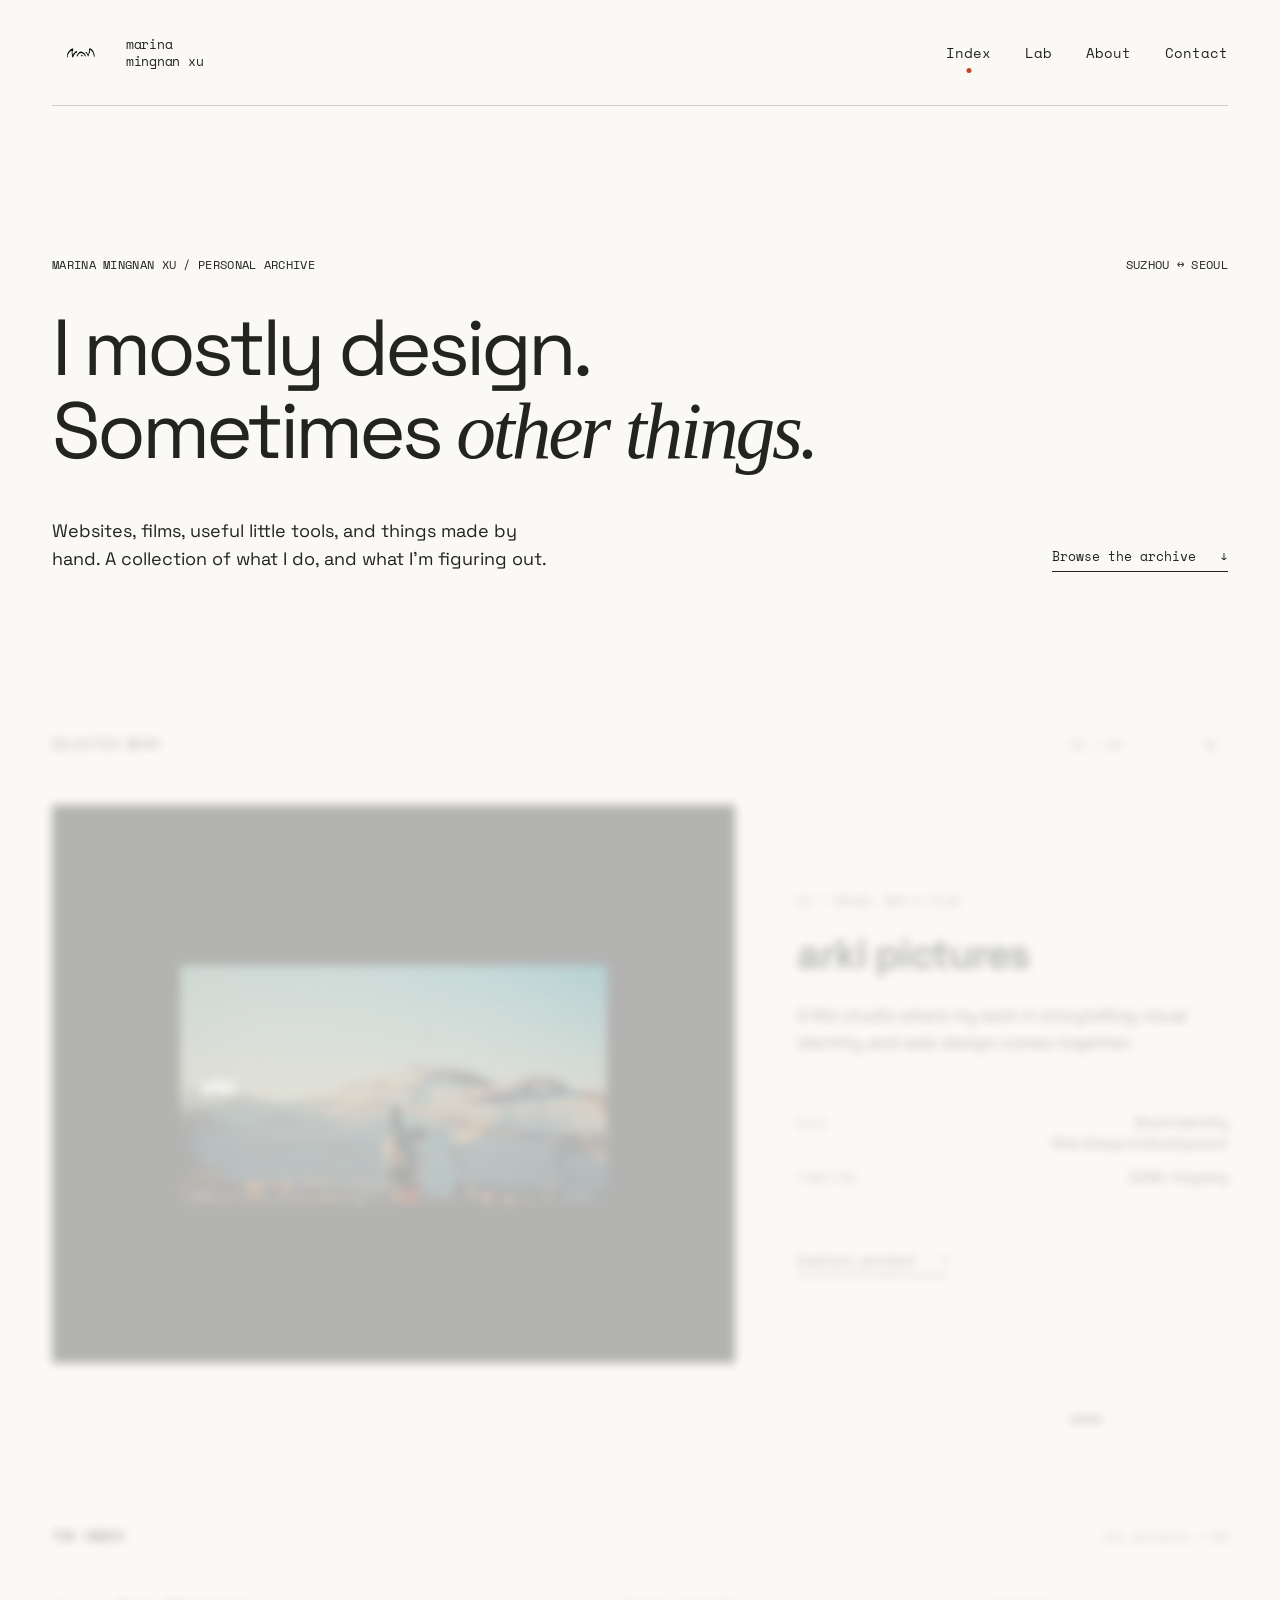
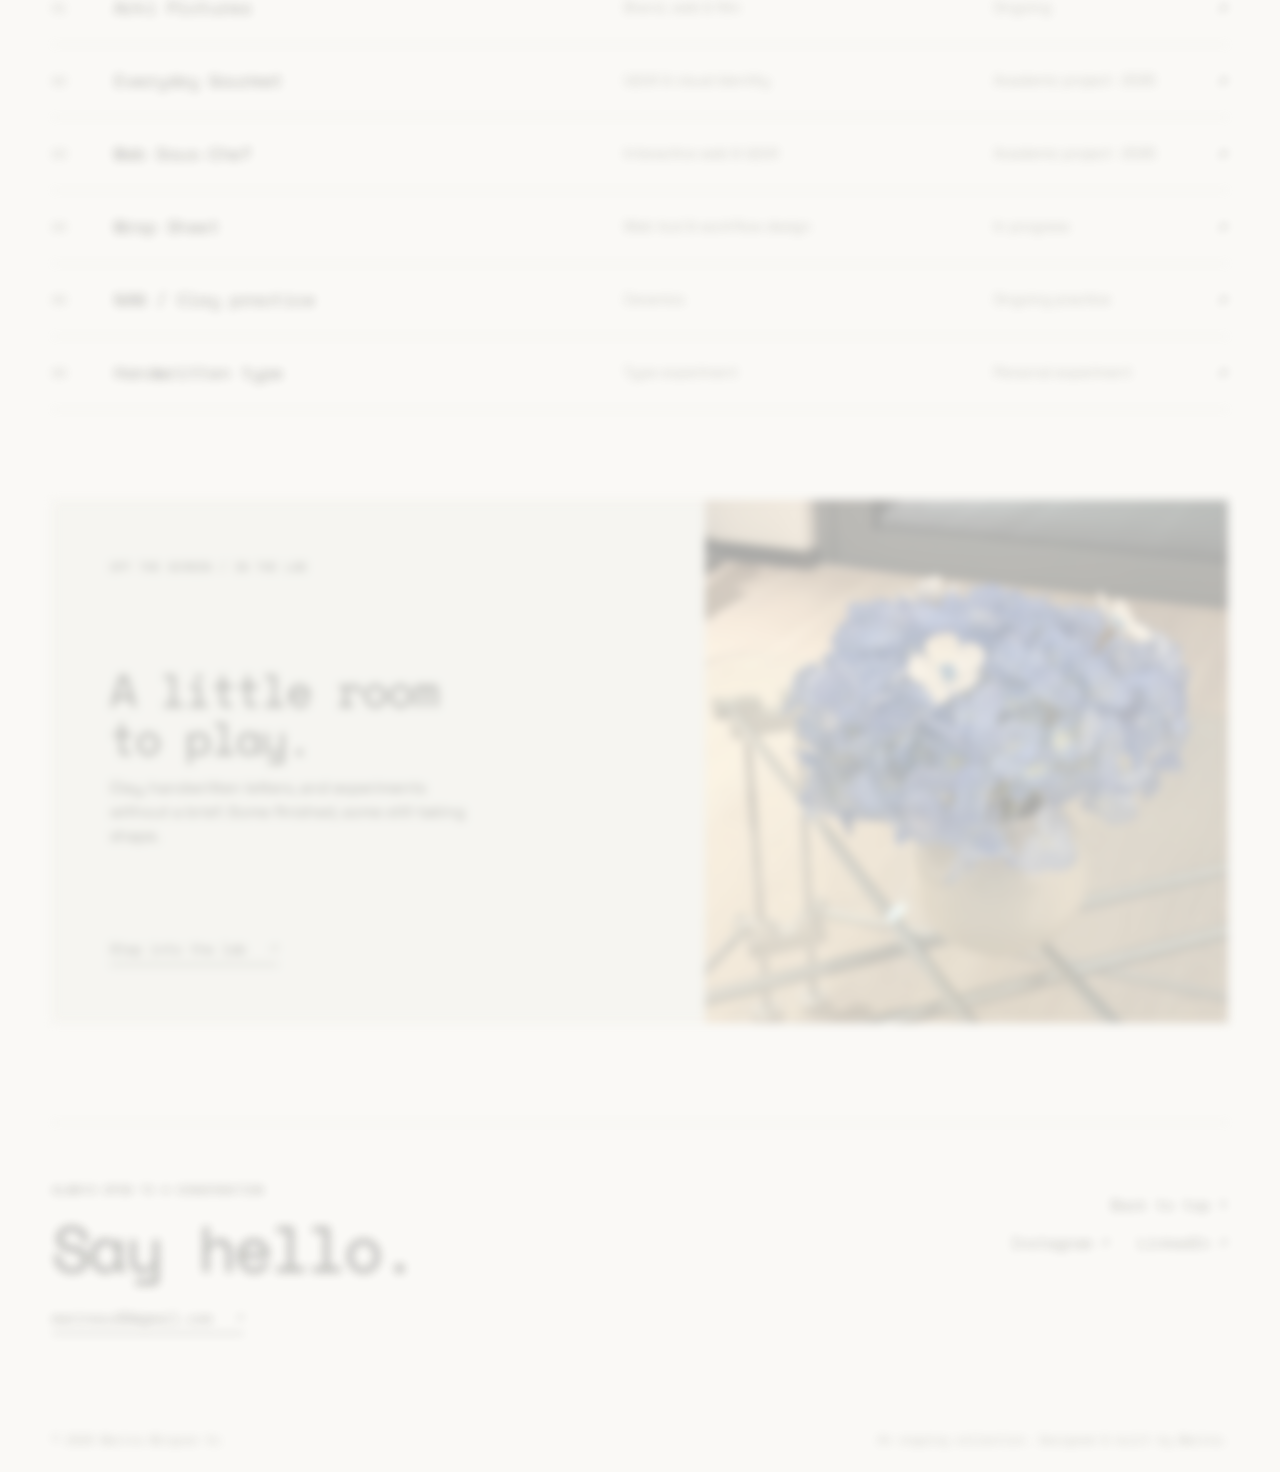
<file: index.html>
<!doctype html>
<html lang="en" id="top">

<head>
    <meta charset="utf-8">
    <meta name="viewport" content="width=device-width, initial-scale=1">
    <title>Index — Marina Mingnan Xu</title>
    <meta name="description"
        content="A personal archive of design, film, web experiments, and ceramics by Marina Mingnan Xu.">
    <meta name="theme-color" content="#faf9f6">
    <link rel="icon" type="image/png" href="assets/nanlogo.png">
    <link rel="stylesheet" href="css/base.css">
    <link rel="stylesheet" href="css/home.css">
    <link rel="preconnect" href="https://fonts.googleapis.com">
    <link rel="preconnect" href="https://fonts.gstatic.com" crossorigin>
</head>

<body><a class="skip" href="#main">Skip to content</a>
    <header class="wrap">
        <nav class="site-nav" aria-label="Main navigation"><a class="brand" href="index.html"
                aria-label="Marina Mingnan Xu — home"><img src="assets/nanlogo.png" alt=""><span>marina<br>mingnan
                    xu</span></a>
            <div class="nav-links"><a href="index.html" aria-current="page">Index</a><a href="lab.html">Lab</a><a
                    href="about.html">About</a><a href="contact.html">Contact</a></div>
        </nav>
    </header>
    <main id="main">
        <!-- Hero Section (Natural Peek of Selected Work) -->
        <section class="hero wrap is-focused">
            <div class="hero-top"><span class="eyebrow">Marina Mingnan Xu / Personal archive</span><span
                    class="mono location">SUZHOU ↔ SEOUL</span></div>
            <h1>I mostly design.<br>Sometimes <em>other things.</em></h1>
            <div class="hero-bottom">
                <p>Websites, films, useful little tools, and things made by hand. A collection of what I do, and what
                    I’m figuring out.</p><a class="text-link" href="#selected-work">Browse the archive <span
                        aria-hidden="true">↓</span></a>
            </div>
        </section>

        <!-- Selected Work Spotlight -->
        <section aria-labelledby="selected-title" class="spotlight-section wrap" id="selected-work">
            <div class="section-head">
                <h2 id="selected-title" class="eyebrow">Selected work</h2>
                <div class="spotlight-controls">
                    <span class="mono" id="spotlight-counter" aria-live="polite" aria-atomic="true">01 / 04</span>
                    <div class="spotlight-arrows">
                        <button type="button" id="spotlight-prev" aria-label="Previous project">
                            <svg viewBox="0 0 24 24" width="16" height="16" fill="none" stroke="currentColor"
                                stroke-width="1.75" stroke-linecap="round" stroke-linejoin="round">
                                <line x1="19" y1="12" x2="5" y2="12"></line>
                                <polyline points="12 19 5 12 12 5"></polyline>
                            </svg>
                        </button>
                        <button type="button" id="spotlight-next" aria-label="Next project">
                            <svg viewBox="0 0 24 24" width="16" height="16" fill="none" stroke="currentColor"
                                stroke-width="1.75" stroke-linecap="round" stroke-linejoin="round">
                                <line x1="5" y1="12" x2="19" y2="12"></line>
                                <polyline points="12 5 19 12 12 19"></polyline>
                            </svg>
                        </button>
                    </div>
                </div>
            </div>

            <div class="spotlight-track" id="spotlight-track" tabindex="0" role="region"
                aria-label="Selected projects; use left and right arrow keys to browse">

                <!-- 01: Arki Pictures -->
                <article class="spotlight-panel" data-index="0">
                    <a class="panel-visual" href="arki-pictures.html?from=spotlight&project=0"
                        aria-label="View Arki Pictures project">
                        <div class="visual-layer layer-default">
                            <img src="assets/arkicover.png" alt="Arki Pictures interface showcase" width="1600"
                                height="1600">
                        </div>
                        <div class="intent-bar mono" aria-hidden="true">
                            <span>INTENT // cinema, visual identity & a home online</span>
                            <span class="accent">VIEW ↗</span>
                        </div>
                    </a>

                    <div class="panel-content">
                        <div class="content-header">
                            <span class="mono eyebrow muted">01 / Brand, Web & Film</span>
                            <h3 class="panel-title">arki pictures</h3>
                            <p class="panel-desc">A film studio where my work in storytelling, visual identity, and web
                                design comes together.</p>
                        </div>

                        <div class="panel-meta-table">
                            <div class="meta-row">
                                <span class="meta-label mono">Role</span>
                                <div class="meta-stacked-val">
                                    <span>Brand Identity</span>
                                    <span>Web Design & Development</span>
                                </div>
                            </div>
                            <div class="meta-row">
                                <span class="meta-label mono">Timeline</span>
                                <span class="meta-val">2026—Ongoing</span>
                            </div>
                        </div>

                        <div class="panel-footer">
                            <a class="text-link" href="arki-pictures.html?from=spotlight&project=0">Explore project
                                <span aria-hidden="true">↗</span></a>
                        </div>
                    </div>
                </article>

                <!-- 02: Everyday Gourmet -->
                <article class="spotlight-panel" data-index="1">
                    <a class="panel-visual" href="everyday-gourmet.html?from=spotlight&project=1"
                        aria-label="View Everyday Gourmet project">
                        <div class="visual-layer layer-default">
                            <img src="assets/gourmetcover.png" alt="Everyday Gourmet interface showcase" width="1600"
                                height="1600" loading="lazy">
                        </div>
                        <div class="intent-bar mono" aria-hidden="true">
                            <span>INTENT // making neighborhood grocery discovery inviting</span>
                            <span class="accent">VIEW ↗</span>
                        </div>
                    </a>

                    <div class="panel-content">
                        <div class="content-header">
                            <span class="mono eyebrow muted">02 / UI/UX & Brand</span>
                            <h3 class="panel-title">everyday gourmet</h3>
                            <p class="panel-desc">Exploring how a website and app can make discovering local grocery
                                stores more inviting.</p>
                        </div>

                        <div class="panel-meta-table">
                            <div class="meta-row">
                                <span class="meta-label mono">Role</span>
                                <div class="meta-stacked-val">
                                    <span>Brand Identity</span>
                                    <span>Website & App Design</span>
                                </div>
                            </div>
                            <div class="meta-row">
                                <span class="meta-label mono">Timeline</span>
                                <span class="meta-val">2025—Academic Project</span>
                            </div>
                        </div>

                        <div class="panel-footer">
                            <a class="text-link" href="everyday-gourmet.html?from=spotlight&project=1">Explore project
                                <span aria-hidden="true">↗</span></a>
                        </div>
                    </div>
                </article>

                <!-- 03: Web Sous-Chef -->
                <article class="spotlight-panel" data-index="2">
                    <a class="panel-visual" href="sous-chef.html?from=spotlight&project=2"
                        aria-label="View Web Sous-Chef project">
                        <div class="visual-layer layer-default">
                            <img src="assets/souschefcover.png" alt="Web Sous-Chef interface showcase" width="1600"
                                height="1600" loading="lazy">
                        </div>
                        <div class="intent-bar mono" aria-hidden="true">
                            <span>INTENT // playful, hands-free kitchen companion</span>
                            <span class="accent">VIEW ↗</span>
                        </div>
                    </a>

                    <div class="panel-content">
                        <div class="content-header">
                            <span class="mono eyebrow muted">03 / Interactive & UI</span>
                            <h3 class="panel-title">web sous-chef</h3>
                            <p class="panel-desc">A playful kitchen companion for finding recipes and making everyday
                                cooking a little easier.</p>
                        </div>

                        <div class="panel-meta-table">
                            <div class="meta-row">
                                <span class="meta-label mono">Role</span>
                                <div class="meta-stacked-val">
                                    <span>UI/UX Design</span>
                                    <span>Interactive Development</span>
                                </div>
                            </div>
                            <div class="meta-row">
                                <span class="meta-label mono">Timeline</span>
                                <span class="meta-val">2025—Academic Project</span>
                            </div>
                        </div>

                        <div class="panel-footer">
                            <a class="text-link" href="sous-chef.html?from=spotlight&project=2">Explore project <span
                                    aria-hidden="true">↗</span></a>
                        </div>
                    </div>
                </article>

                <!-- 04: Wrap Sheet -->
                <article class="spotlight-panel" data-index="3">
                    <a class="panel-visual" href="wrap-sheet.html?from=spotlight&project=3"
                        aria-label="View Wrap Sheet project">
                        <div class="visual-layer layer-default">
                            <img src="assets/wrapsheetcover.png" alt="Wrap Sheet interface showcase" width="1600"
                                height="1600" loading="lazy">
                        </div>
                        <div class="intent-bar mono" aria-hidden="true">
                            <span>INTENT // field tooling · built for wrap, not admin</span>
                            <span class="accent">VIEW ↗</span>
                        </div>
                    </a>

                    <div class="panel-content">
                        <div class="content-header">
                            <span class="mono eyebrow muted">04 / Product & Tooling</span>
                            <h3 class="panel-title">wrap sheet</h3>
                            <p class="panel-desc">An ongoing experiment in turning scattered receipts into organized
                                invoices.</p>
                        </div>

                        <div class="panel-meta-table">
                            <div class="meta-row">
                                <span class="meta-label mono">Role</span>
                                <div class="meta-stacked-val">
                                    <span>UI/UX Design</span>
                                    <span>Web Development</span>
                                </div>
                            </div>
                            <div class="meta-row">
                                <span class="meta-label mono">Timeline</span>
                                <span class="meta-val">In Progress</span>
                            </div>
                        </div>

                        <div class="panel-footer">
                            <a class="text-link" href="wrap-sheet.html?from=spotlight&project=3">Explore project <span
                                    aria-hidden="true">↗</span></a>
                        </div>
                    </div>
                </article>

            </div>

            <div class="spotlight-dash-track" aria-label="Choose a selected project">
                <button type="button" class="dash-item active" data-target="0" aria-label="Go to project 1"></button>
                <button type="button" class="dash-item" data-target="1" aria-label="Go to project 2"></button>
                <button type="button" class="dash-item" data-target="2" aria-label="Go to project 3"></button>
                <button type="button" class="dash-item" data-target="3" aria-label="Go to project 4"></button>
            </div>
        </section>

        <!-- The Index Section -->
        <section class="archive wrap" id="archive" aria-labelledby="archive-title">
            <div class="section-head">
                <h2 id="archive-title">The index</h2><span class="mono">All projects / 06</span>
            </div>
            <div class="archive-table">
                <a class="archive-row" href="arki-pictures.html?from=archive"><span class="mono muted">01</span><span
                        class="title">Arki Pictures</span><span class="meta">Brand, web & film</span><span
                        class="meta status">Ongoing</span><span class="arrow" aria-hidden="true">↗</span></a>
                <a class="archive-row" href="everyday-gourmet.html?from=archive"><span class="mono muted">02</span><span
                        class="title">Everyday Gourmet</span><span class="meta">UI/UX & visual identity</span><span
                        class="meta status">Academic project · 2025</span><span class="arrow"
                        aria-hidden="true">↗</span></a>
                <a class="archive-row" href="sous-chef.html?from=archive"><span class="mono muted">03</span><span
                        class="title">Web
                        Sous-Chef</span><span class="meta">Interactive
                        web & UI/UX</span><span class="meta status">Academic project · 2025</span><span class="arrow"
                        aria-hidden="true">↗</span></a>
                <a class="archive-row" href="wrap-sheet.html?from=archive"><span class="mono muted">04</span><span
                        class="title">Wrap
                        Sheet</span><span class="meta">Web tool &
                        workflow design</span><span class="meta status">In progress</span><span class="arrow"
                        aria-hidden="true">↗</span></a>
                <a class="archive-row" href="nan-studio.html"><span class="mono muted">05</span><span class="title">NAN
                        / Clay practice</span><span class="meta">Ceramics</span><span class="meta status">Ongoing
                        practice</span><span class="arrow" aria-hidden="true">↗</span></a>
                <a class="archive-row" href="handwritten-type.html"><span class="mono muted">06</span><span
                        class="title">Handwritten type</span><span class="meta">Type
                        experiment</span><span class="meta status">Personal experiment</span><span class="arrow"
                        aria-hidden="true">↗</span></a>
            </div>
        </section>

        <!-- Lab Strip & Footer Section -->
        <section class="closing-stage wrap" id="contact">
            <div class="lab-strip">
                <div class="lab-intro"><span class="eyebrow">Off the screen / In the lab</span>
                    <div>
                        <h2>A little room<br>to play.</h2>
                        <p>Clay, handwritten letters, and experiments without a brief. Some finished, some still taking
                            shape.</p>
                    </div><a class="text-link" href="lab.html">Step into the lab <span aria-hidden="true">↗</span></a>
                </div><a href="nan-studio.html" aria-label="Explore my clay practice"><img src="assets/nanexample.jpeg"
                        alt="Ceramic floral arrangement on metal table" loading="lazy"></a>
            </div>

            <footer class="site-footer">
                <div class="footer-top">
                    <div><span class="eyebrow">Always open to a conversation</span>
                        <h2>Say hello.</h2><a class="text-link" href="mailto:marinaxu99@gmail.com">marinaxu99@gmail.com
                            <span aria-hidden="true">↗</span></a>
                    </div>
                    <!-- Stacked Two-Row Navigation -->
                    <div class="footer-links-stacked">
                        <div class="links-row-top">
                            <a href="#top">Back to top ↑</a>
                        </div>
                        <div class="links-row-bottom">
                            <a href="https://www.instagram.com/marina_xu99/" target="_blank"
                                rel="noopener noreferrer">Instagram ↗</a>
                            <a href="https://www.linkedin.com/in/marina-mingnan-xu" target="_blank"
                                rel="noopener noreferrer">LinkedIn ↗</a>
                        </div>
                    </div>
                </div>
                <div class="footer-bottom"><span>© 2026 Marina Mingnan Xu</span><span>An ongoing collection. Designed &
                        built by
                        Marina.</span></div>
            </footer>
        </section>
    </main>

    <script defer src="scripts/spotlight.js"></script>
</body>

</html>
</file>
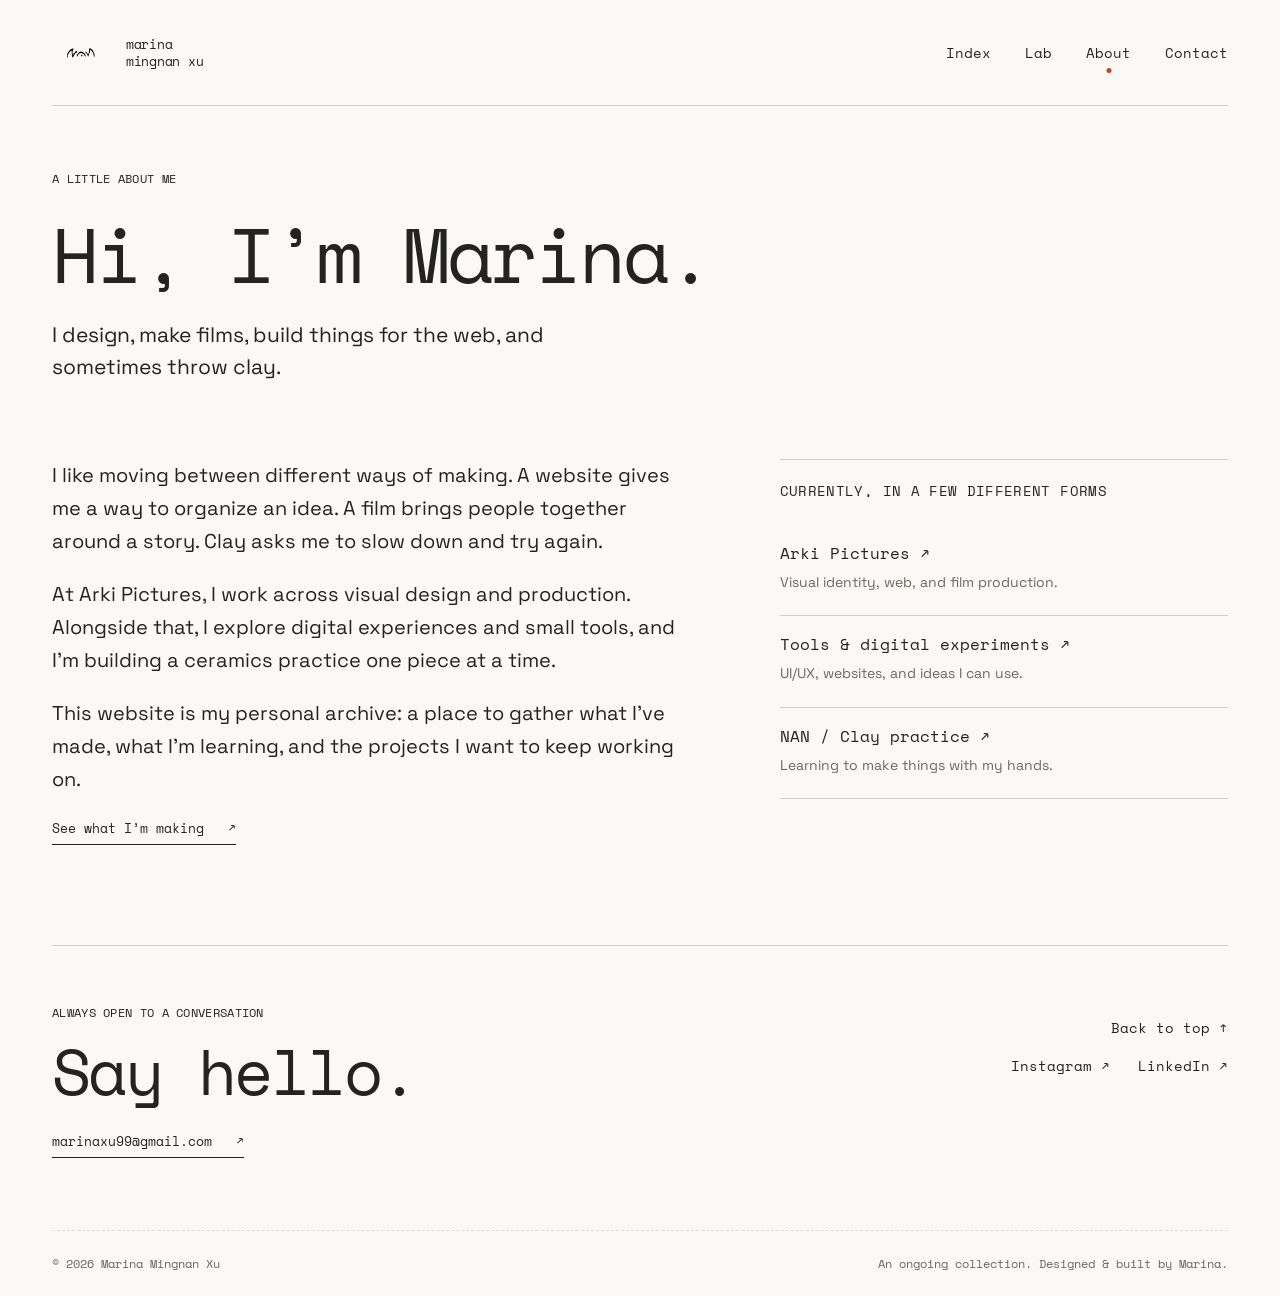
<file: about.html>
<!doctype html>
<html lang="en" id="top">

<head>
    <meta charset="utf-8">
    <meta name="viewport" content="width=device-width, initial-scale=1">
    <title>About — Marina Mingnan Xu</title>
    <meta name="description"
        content="A personal archive of design, film, web experiments, and ceramics by Marina Mingnan Xu.">
    <meta name="theme-color" content="#faf9f6">
    <link rel="icon" type="image/png" href="assets/nanlogo.png">
    <link rel="preconnect" href="https://fonts.googleapis.com">
    <link rel="preconnect" href="https://fonts.gstatic.com" crossorigin>
    <link rel="stylesheet" href="css/base.css">
    <link rel="stylesheet" href="css/pages.css">
</head>

<body><a class="skip" href="#main">Skip to content</a>
    <header class="wrap">
        <nav class="site-nav" aria-label="Main navigation"><a class="brand" href="index.html"
                aria-label="Marina Mingnan Xu — home"><img src="assets/nanlogo.png" alt=""><span>marina<br>mingnan
                    xu</span></a>
            <div class="nav-links"><a href="index.html">Index</a><a href="lab.html">Lab</a><a href="about.html"
                    aria-current="page">About</a><a href="contact.html">Contact</a></div>
        </nav>
    </header>
    <main id="main" class="wrap">
        <header class="page-intro"><span class="eyebrow">A little about me</span>
            <h1>Hi, I’m Marina.</h1>
            <p>I design, make films, build things for the web, and sometimes throw clay.</p>
        </header>
        <section class="about-layout">
            <div>
                <p>I like moving between different ways of making. A website gives me a way to organize an idea. A film
                    brings people together around a story. Clay asks me to slow down and try again.</p>
                <p>At Arki Pictures, I work across visual design and production. Alongside that, I explore digital
                    experiences and small tools, and I’m building a ceramics practice one piece at a time.</p>
                <p>This website is my personal archive: a place to gather what I’ve made, what I’m learning, and the
                    projects I want to keep working on.</p><a class="text-link" href="index.html#archive">See what I’m
                    making <span aria-hidden="true">↗</span></a>
            </div>
            <aside class="about-aside">
                <h2 class="eyebrow">Currently, in a few different forms</h2>
                <div class="practice"><a href="arki-pictures.html">Arki Pictures ↗</a>
                    <p>Visual identity, web, and film production.</p>
                </div>
                <div class="practice"><a href="wrap-sheet.html">Tools & digital experiments ↗</a>
                    <p>UI/UX, websites, and ideas I can use.</p>
                </div>
                <div class="practice"><a href="nan-studio.html">NAN / Clay practice ↗</a>
                    <p>Learning to make things with my hands.</p>
                </div>
            </aside>
        </section>
    </main>
    <footer class="site-footer wrap" id="contact">
        <div class="footer-top">
            <div><span class="eyebrow">Always open to a conversation</span>
                <h2>Say hello.</h2><a class="text-link" href="mailto:marinaxu99@gmail.com">marinaxu99@gmail.com <span
                        aria-hidden="true">↗</span></a>
            </div>
            <!-- Stacked Two-Row Navigation -->
            <div class="footer-links-stacked">
                <div class="links-row-top">
                    <a href="#top">Back to top ↑</a>
                </div>
                <div class="links-row-bottom">
                    <a href="https://www.instagram.com/marina_xu99/" target="_blank" rel="noopener noreferrer">Instagram
                        ↗</a>
                    <a href="https://www.linkedin.com/in/marina-mingnan-xu" target="_blank"
                        rel="noopener noreferrer">LinkedIn ↗</a>
                </div>
            </div>
        </div>
        <div class="footer-bottom"><span>© 2026 Marina Mingnan Xu</span><span>An ongoing collection. Designed & built by
                Marina.</span></div>
    </footer>
</body>

</html>
</file>
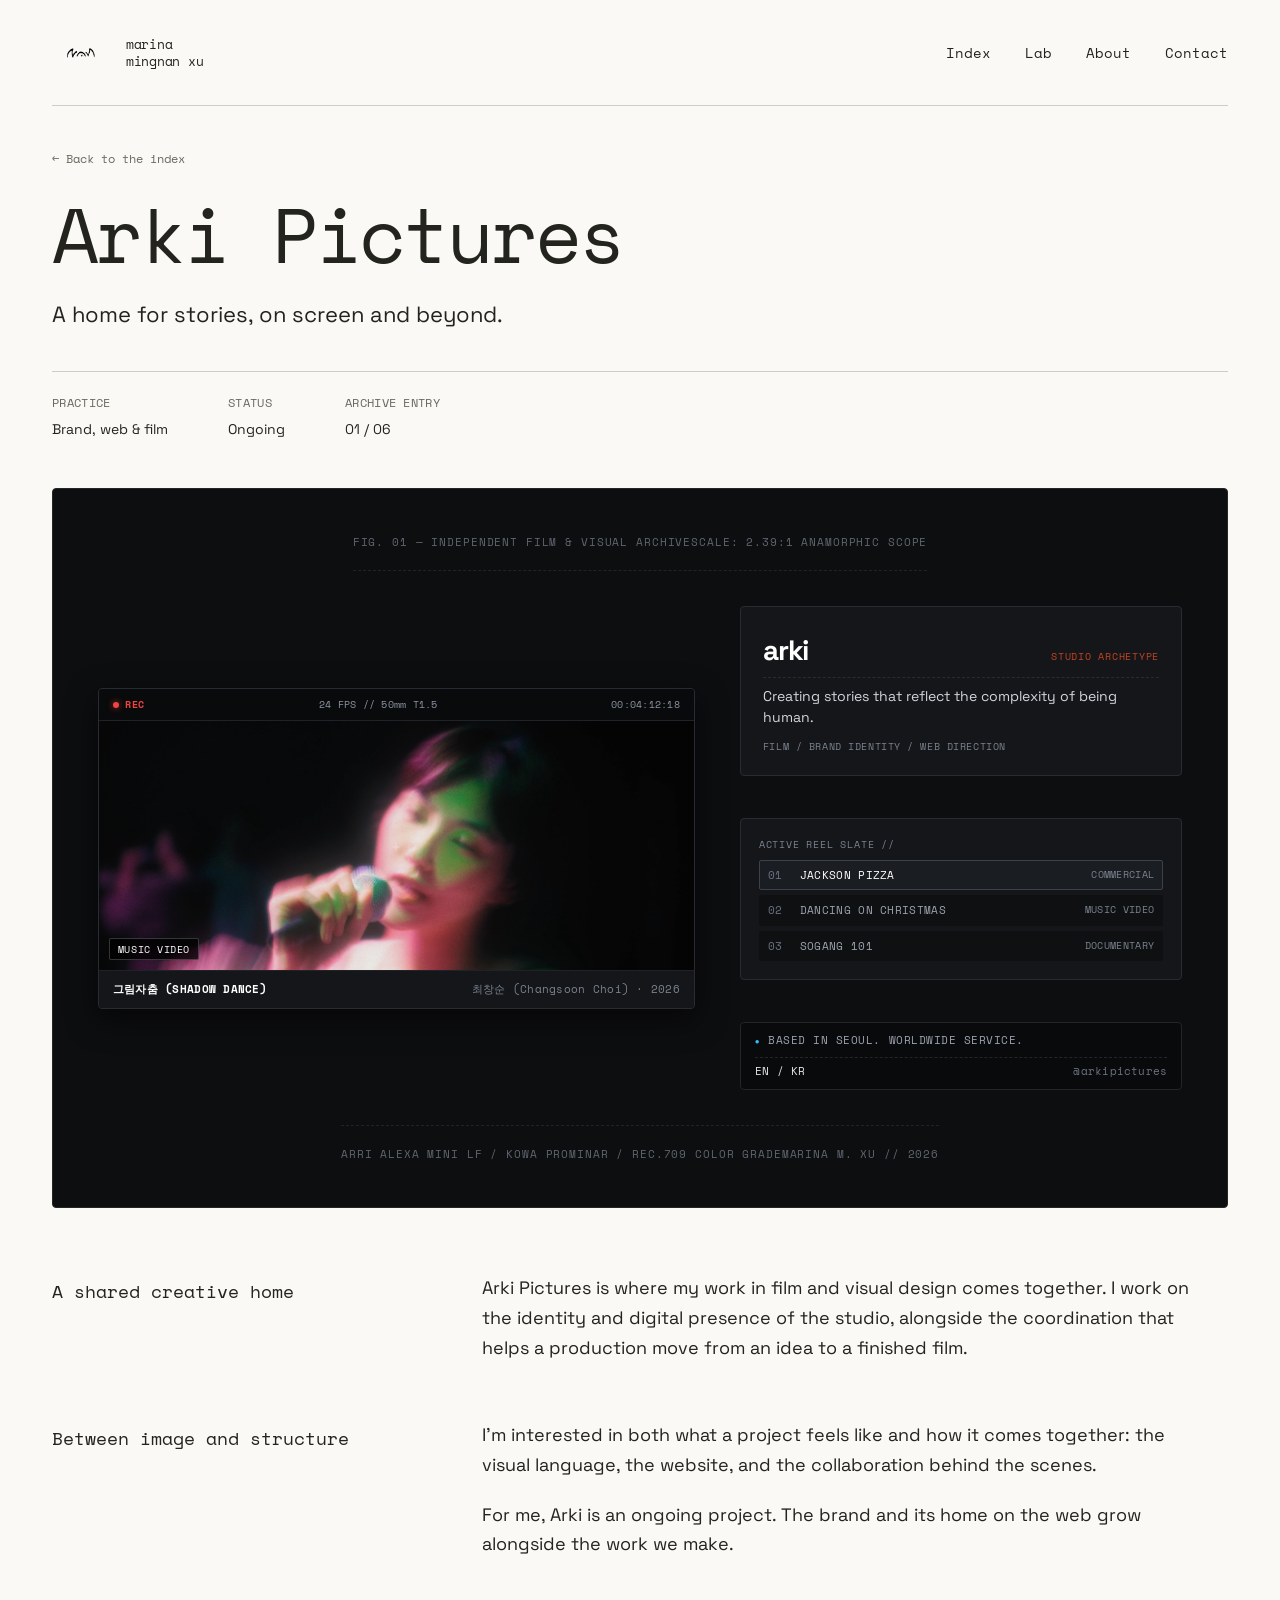
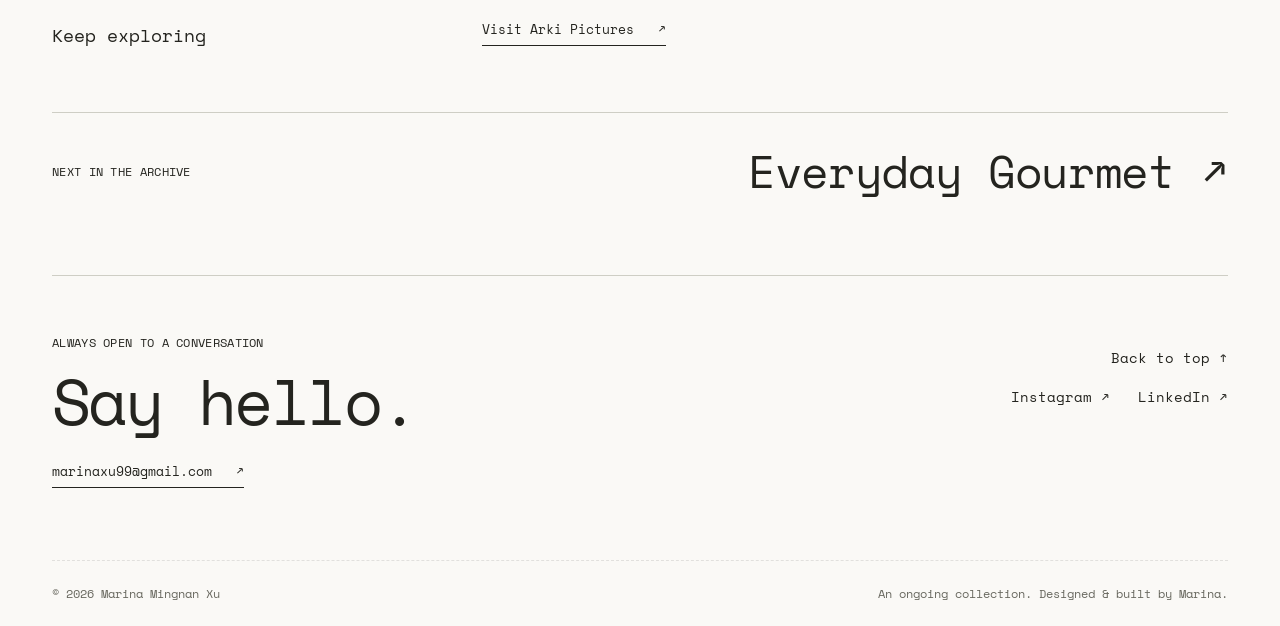
<file: arki-pictures.html>
<!doctype html>
<html lang="en" id="top">

<head>
    <meta charset="utf-8">
    <meta name="viewport" content="width=device-width, initial-scale=1">
    <title>Arki Pictures — Marina Mingnan Xu</title>
    <meta name="description" content="Brand identity, website design, and the work of bringing films to life.">
    <meta name="theme-color" content="#faf9f6">
    <link rel="icon" type="image/png" href="assets/nanlogo.png">
    <link rel="preconnect" href="https://fonts.googleapis.com">
    <link rel="preconnect" href="https://fonts.gstatic.com" crossorigin>
    <link rel="stylesheet" href="css/base.css">
    <link rel="stylesheet" href="css/project.css">
    <link rel="stylesheet" href="css/project-collages.css">
</head>

<body><a class="skip" href="#main">Skip to content</a>
    <header class="wrap">
        <nav class="site-nav" aria-label="Main navigation"><a class="brand" href="index.html"
                aria-label="Marina Mingnan Xu — home"><img src="assets/nanlogo.png" alt=""><span>marina<br>mingnan
                    xu</span></a>
            <div class="nav-links"><a href="index.html">Index</a><a href="lab.html">Lab</a><a
                    href="about.html">About</a><a href="contact.html">Contact</a></div>
        </nav>
    </header>
    <main id="main" class="wrap">
        <header class="project-header"><a class="back-link" id="project-back-link" href="index.html#archive">← Back to
                the index</a>
            <h1>Arki Pictures</h1>
            <p class="intro">A home for stories, on screen and beyond.</p>
            <div class="project-meta">
                <div><span class="eyebrow muted">Practice</span><span>Brand, web & film</span></div>
                <div><span class="eyebrow muted">Status</span><span>Ongoing</span></div>
                <div><span class="eyebrow muted">Archive entry</span><span>01 / 06</span></div>
            </div>
        </header>
        <!-- Architectural Cinema Production Specimen -->
        <div class="project-hero">
            <div class="project-art arki-collage-board" role="img"
                aria-label="Arki Pictures cinematic production collage">

                <!-- Specimen Top Coordinate Bar -->
                <div class="collage-meta-top mono" aria-hidden="true">
                    <span>FIG. 01 — INDEPENDENT FILM & VISUAL ARCHIVE</span>
                    <span>SCALE: 2.39:1 ANAMORPHIC SCOPE</span>
                </div>

                <div class="arki-stage">

                    <!-- Artifact 1: Primary Cinema Frame / Director's Viewfinder (Left Focus) -->
                    <div class="arki-item item-cinema-frame">
                        <div class="viewfinder-lens-bar mono" aria-hidden="true">
                            <div class="rec-indicator">
                                <span class="rec-dot"></span>
                                <span>REC</span>
                            </div>
                            <span class="viewfinder-fps">24 FPS // 50mm T1.5</span>
                            <span class="viewfinder-tc">00:04:12:18</span>
                        </div>

                        <div class="viewfinder-viewport">
                            <img src="assets/arkiexample.jpeg"
                                alt="Cinematic still from Shadow Dance in pink and neon lighting">
                            <div class="viewfinder-crosshairs" aria-hidden="true">
                                <span class="crosshair-ch">＋</span>
                            </div>
                            <span class="film-category-tag mono">MUSIC VIDEO</span>
                        </div>

                        <div class="viewfinder-footer mono">
                            <span class="film-title">그림자춤 (SHADOW DANCE)</span>
                            <span class="film-talent">최창순 (Changsoon Choi) · 2026</span>
                        </div>
                    </div>

                    <!-- Artifact 2: Studio Wordmark & Mission Excerpt (Upper Right) -->
                    <div class="arki-item item-studio-manifesto">
                        <div class="manifesto-head">
                            <strong class="studio-logo">arki</strong>
                            <span class="manifesto-tag mono">STUDIO ARCHETYPE</span>
                        </div>
                        <p class="manifesto-text">
                            Creating stories that reflect the complexity of being human.
                        </p>
                        <span class="manifesto-sub mono">FILM / BRAND IDENTITY / WEB DIRECTION</span>
                    </div>

                    <!-- Artifact 3: Film Production Slate & Category Ribbon (Center Right) -->
                    <div class="arki-item item-production-slate mono">
                        <span class="slate-header">ACTIVE REEL SLATE //</span>
                        <div class="slate-rows">
                            <div class="slate-row active">
                                <span class="slate-num">01</span>
                                <span class="slate-name">JACKSON PIZZA</span>
                                <span class="slate-type">COMMERCIAL</span>
                            </div>
                            <div class="slate-row">
                                <span class="slate-num">02</span>
                                <span class="slate-name">DANCING ON CHRISTMAS</span>
                                <span class="slate-type">MUSIC VIDEO</span>
                            </div>
                            <div class="slate-row">
                                <span class="slate-num">03</span>
                                <span class="slate-name">SOGANG 101</span>
                                <span class="slate-type">DOCUMENTARY</span>
                            </div>
                        </div>
                    </div>

                    <!-- Artifact 4: Global Dispatch HUD & Territory Dock (Bottom Right) -->
                    <div class="arki-item item-dispatch-hud mono">
                        <div class="dispatch-line">
                            <span class="dispatch-dot">●</span>
                            <span>BASED IN SEOUL. WORLDWIDE SERVICE.</span>
                        </div>
                        <div class="dispatch-footer">
                            <span class="lang-pill">EN / KR</span>
                            <span class="handle">@arkipictures</span>
                        </div>
                    </div>

                </div>

                <!-- Specimen Bottom Coordinates -->
                <div class="collage-meta-bottom mono" aria-hidden="true">
                    <span>ARRI ALEXA MINI LF / KOWA PROMINAR / REC.709 COLOR GRADE</span>
                    <span>MARINA M. XU // 2026</span>
                </div>
            </div>
        </div>
        <section class="project-copy">
            <h2>A shared creative home</h2>
            <div>
                <p>Arki Pictures is where my work in film and visual design comes together. I work on the identity and
                    digital presence of the studio, alongside the coordination that helps a production move from an idea
                    to a finished film.</p>
            </div>
        </section>
        <section class="project-copy">
            <h2>Between image and structure</h2>
            <div>
                <p>I’m interested in both what a project feels like and how it comes together: the visual language, the
                    website, and the collaboration behind the scenes.</p>
                <p>For me, Arki is an ongoing project. The brand and its home on the web grow alongside the work we
                    make.</p>
            </div>
        </section>
        <section class="project-copy">
            <h2>Keep exploring</h2>
            <div><a class="text-link" href="https://arkipictures.com" target="_blank" rel="noopener noreferrer">Visit
                    Arki Pictures <span aria-hidden="true">↗</span></a></div>
        </section>
        <div class="next-project"><span class="eyebrow">Next in the archive</span><a
                href="everyday-gourmet.html">Everyday Gourmet ↗</a></div>
    </main>
    <footer class="site-footer wrap" id="contact">
        <div class="footer-top">
            <div><span class="eyebrow">Always open to a conversation</span>
                <h2>Say hello.</h2><a class="text-link" href="mailto:marinaxu99@gmail.com">marinaxu99@gmail.com <span
                        aria-hidden="true">↗</span></a>
            </div>
            <!-- Stacked Two-Row Navigation -->
            <div class="footer-links-stacked">
                <div class="links-row-top">
                    <a href="#top">Back to top ↑</a>
                </div>
                <div class="links-row-bottom">
                    <a href="https://www.instagram.com/marina_xu99/" target="_blank" rel="noopener noreferrer">Instagram
                        ↗</a>
                    <a href="https://www.linkedin.com/in/marina-mingnan-xu" target="_blank"
                        rel="noopener noreferrer">LinkedIn ↗</a>
                </div>
            </div>
        </div>
        <div class="footer-bottom"><span>© 2026 Marina Mingnan Xu</span><span>An ongoing collection. Designed & built by
                Marina.</span></div>
    </footer>
    <script>
        (function () {
            const backLink = document.getElementById('project-back-link');
            if (!backLink) return;

            const params = new URLSearchParams(window.location.search);
            const origin = params.get('from');
            const projectIndex = params.get('project');

            if (origin === 'spotlight' && projectIndex !== null) {
                backLink.textContent = '← Back to selected work';
                backLink.href = `index.html?project=${projectIndex}#selected-work`;
            } else {
                backLink.textContent = '← Back to the index';
                backLink.href = 'index.html#archive';
            }
        })();
    </script>
</body>

</html>
</file>
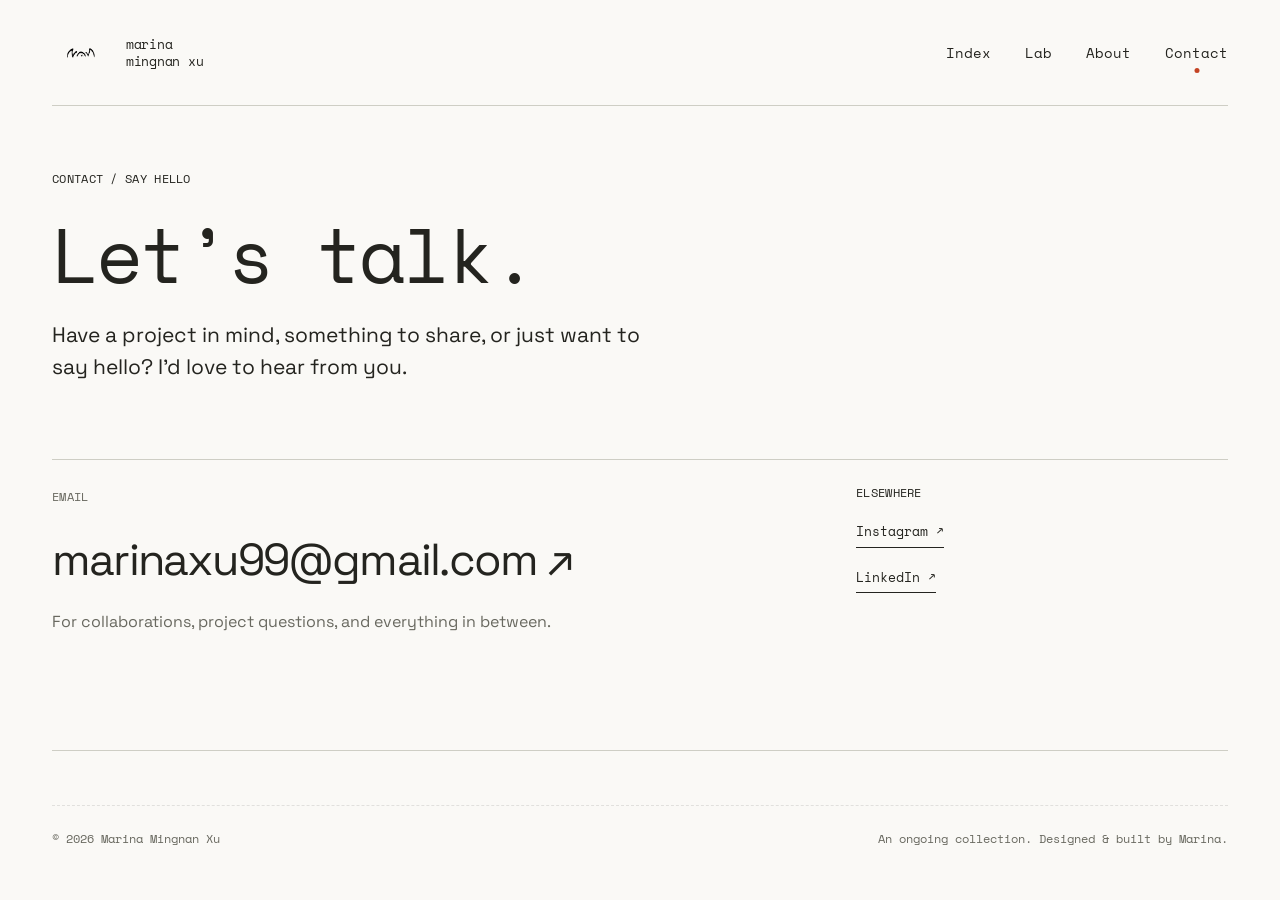
<file: contact.html>
<!doctype html>
<html lang="en" id="top">

<head>
    <meta charset="utf-8">
    <meta name="viewport" content="width=device-width, initial-scale=1">
    <title>Contact — Marina Mingnan Xu</title>
    <meta name="description"
        content="A personal archive of design, film, web experiments, and ceramics by Marina Mingnan Xu.">
    <meta name="theme-color" content="#faf9f6">
    <link rel="icon" type="image/png" href="assets/nanlogo.png">
    <link rel="preconnect" href="https://fonts.googleapis.com">
    <link rel="preconnect" href="https://fonts.gstatic.com" crossorigin>
    <link rel="stylesheet" href="css/base.css">
    <link rel="stylesheet" href="css/pages.css">
</head>

<body><a class="skip" href="#main">Skip to content</a>
    <header class="wrap">
        <nav class="site-nav" aria-label="Main navigation"><a class="brand" href="index.html"
                aria-label="Marina Mingnan Xu — home"><img src="assets/nanlogo.png" alt=""><span>marina<br>mingnan
                    xu</span></a>
            <div class="nav-links"><a href="index.html">Index</a><a href="lab.html">Lab</a><a href="about.html">About</a><a href="contact.html" aria-current="page">Contact</a></div>
        </nav>
    </header>
    <main id="main" class="wrap">
        <header class="page-intro"><span class="eyebrow">Contact / Say hello</span>
            <h1>Let’s talk.</h1>
            <p>Have a project in mind, something to share, or just want to say hello? I’d love to hear from you.</p>
        </header>
        <section class="contact-layout" aria-label="Ways to get in touch">
            <div><span class="eyebrow muted">Email</span>
                <a class="contact-email" href="mailto:marinaxu99@gmail.com">marinaxu99@gmail.com ↗</a>
                <p class="muted">For collaborations, project questions, and everything in between.</p>
            </div>
            <div class="contact-socials"><h2 class="eyebrow">Elsewhere</h2>
                <a class="text-link" href="https://www.instagram.com/marina_xu99/" target="_blank" rel="noopener noreferrer">Instagram ↗</a>
                <a class="text-link" href="https://www.linkedin.com/in/marina-mingnan-xu" target="_blank" rel="noopener noreferrer">LinkedIn ↗</a>
            </div>
        </section>
    </main>
    <footer class="site-footer wrap" id="contact">
        <div class="footer-bottom"><span>© 2026 Marina Mingnan Xu</span><span>An ongoing collection. Designed & built by
                Marina.</span></div>
    </footer>
</body>

</html>
</file>
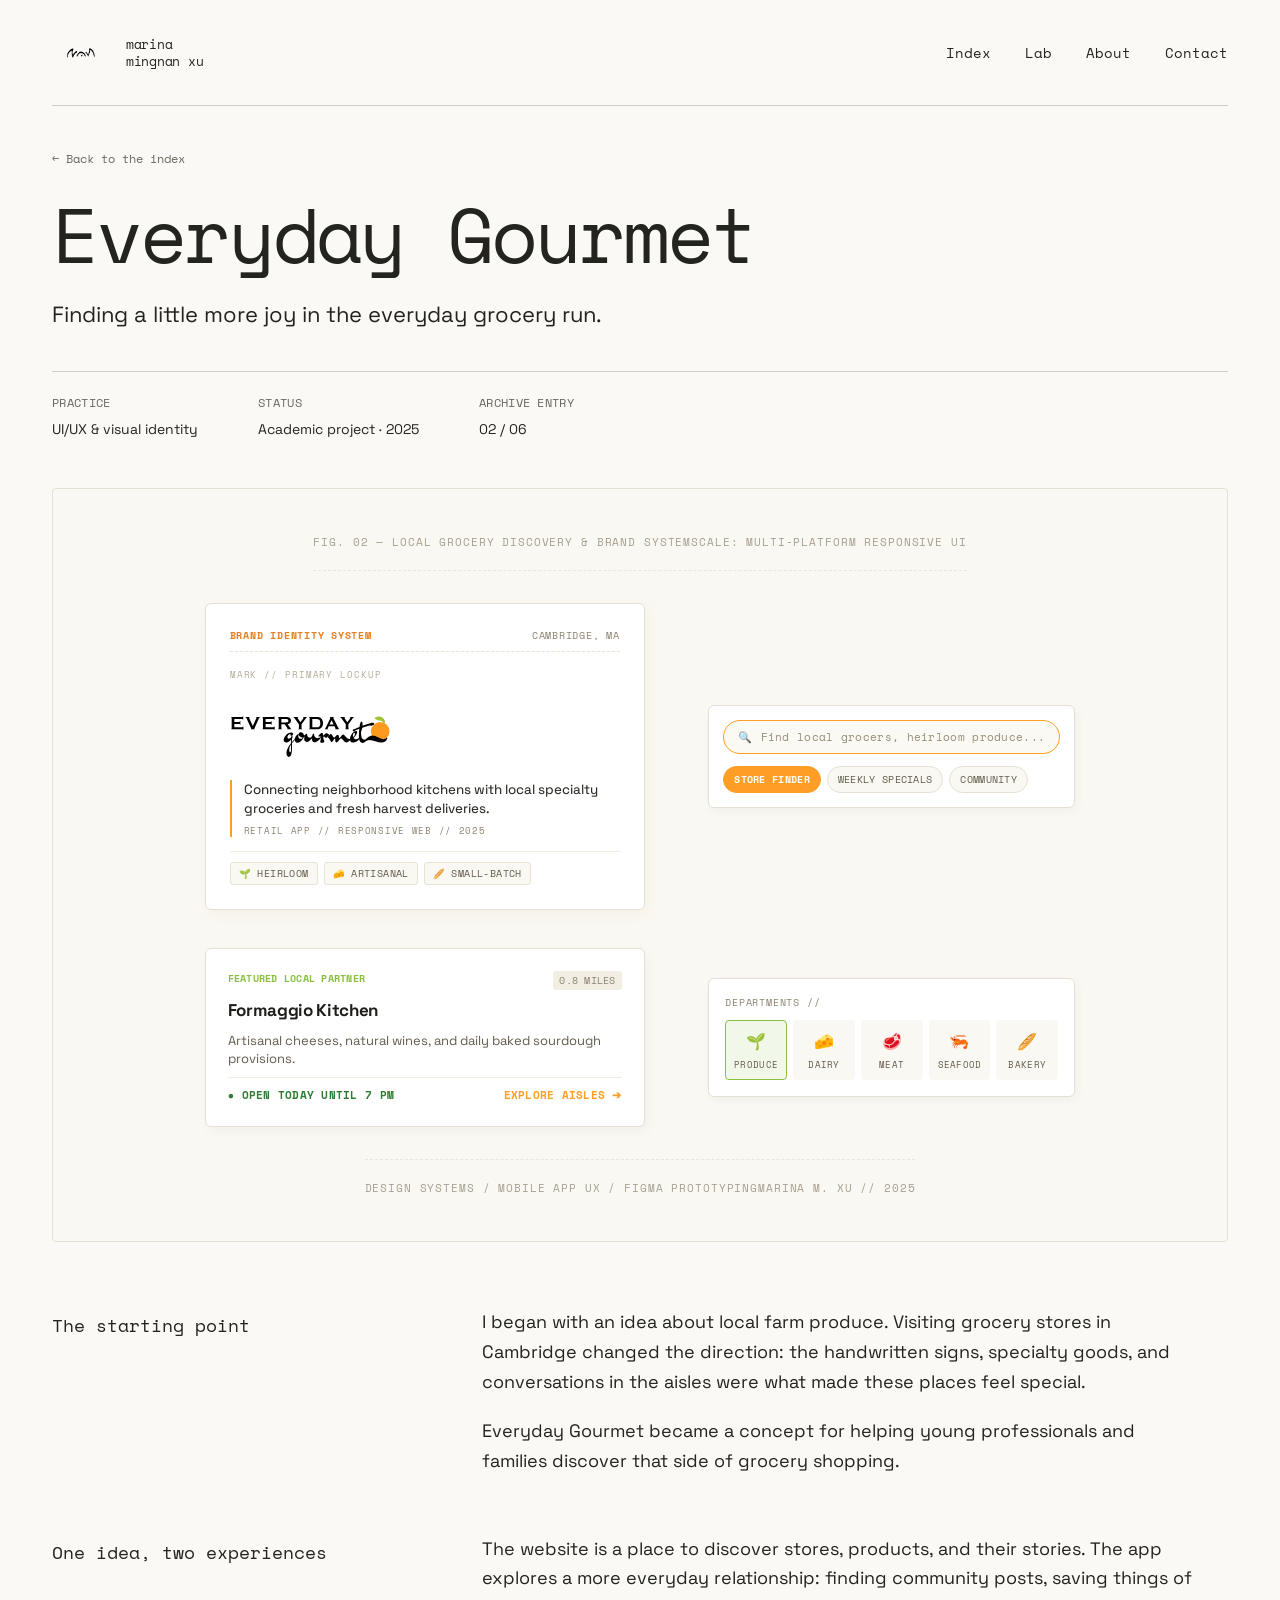
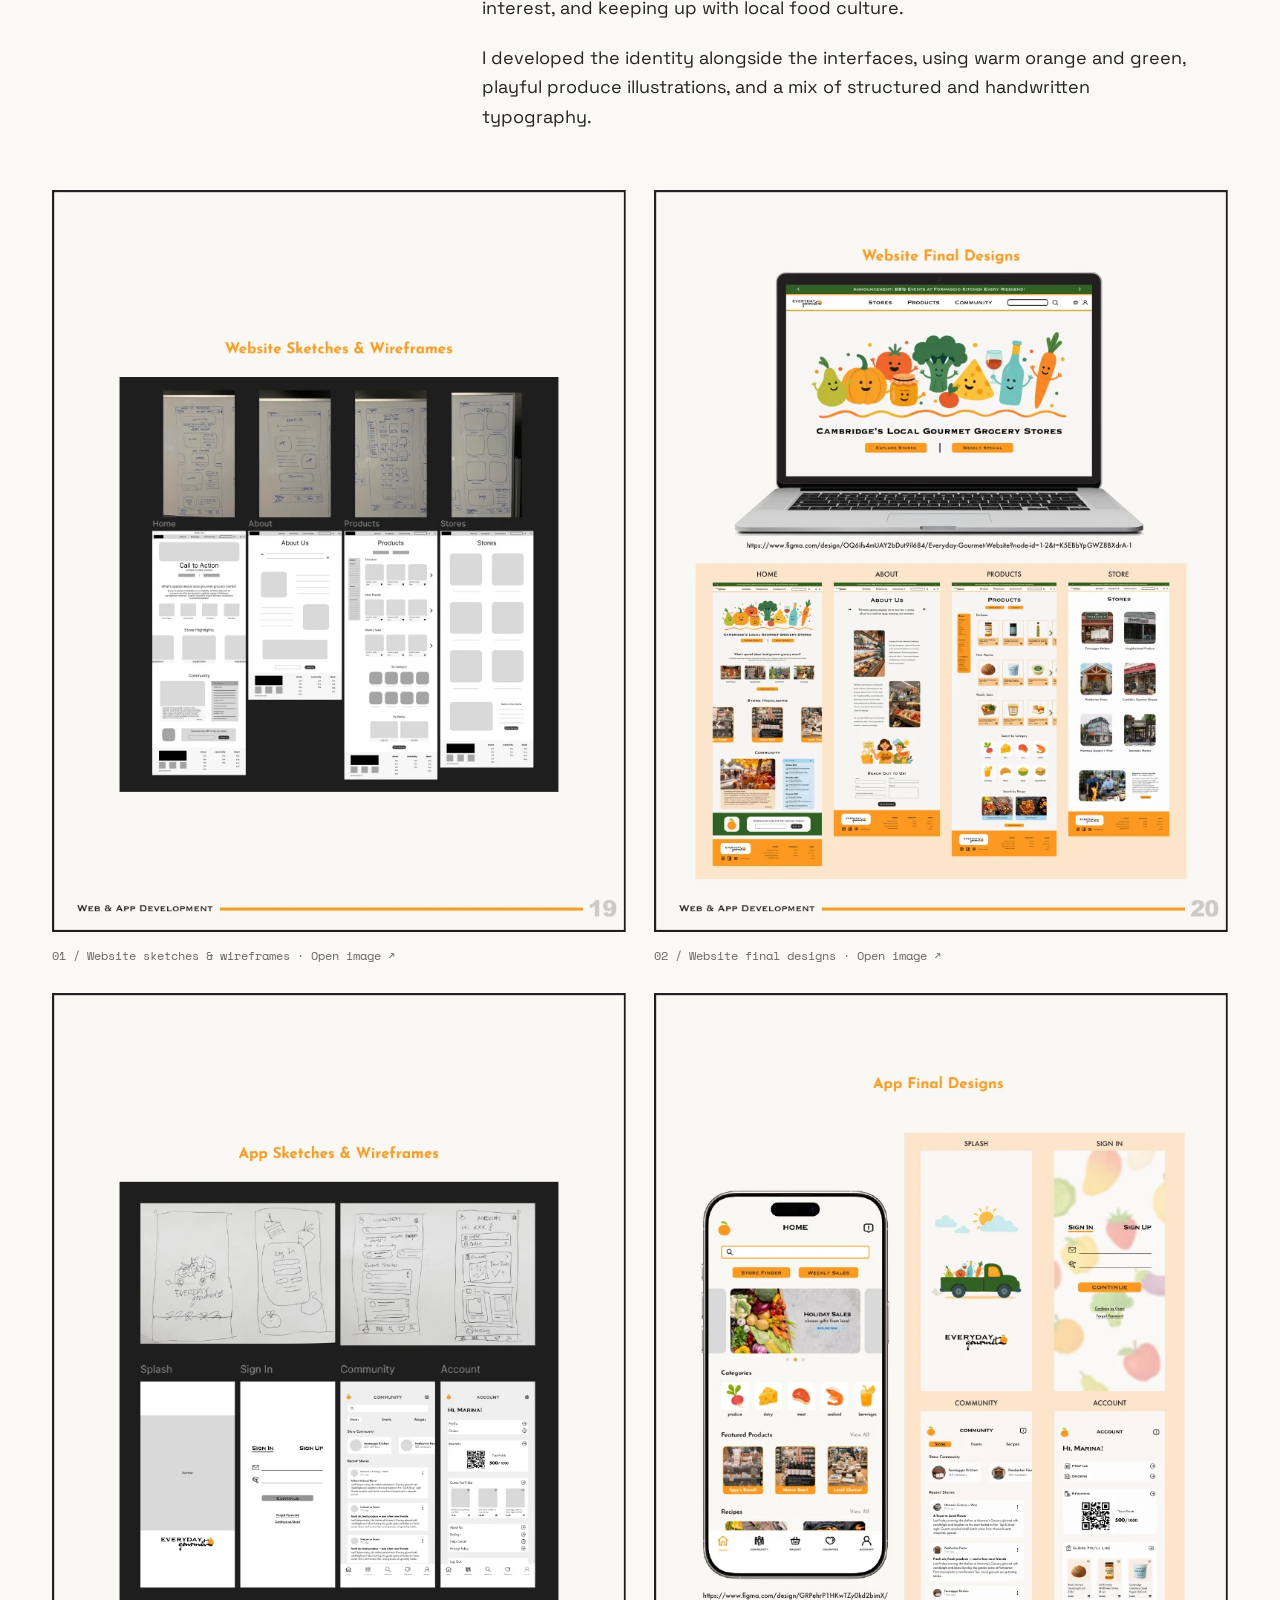
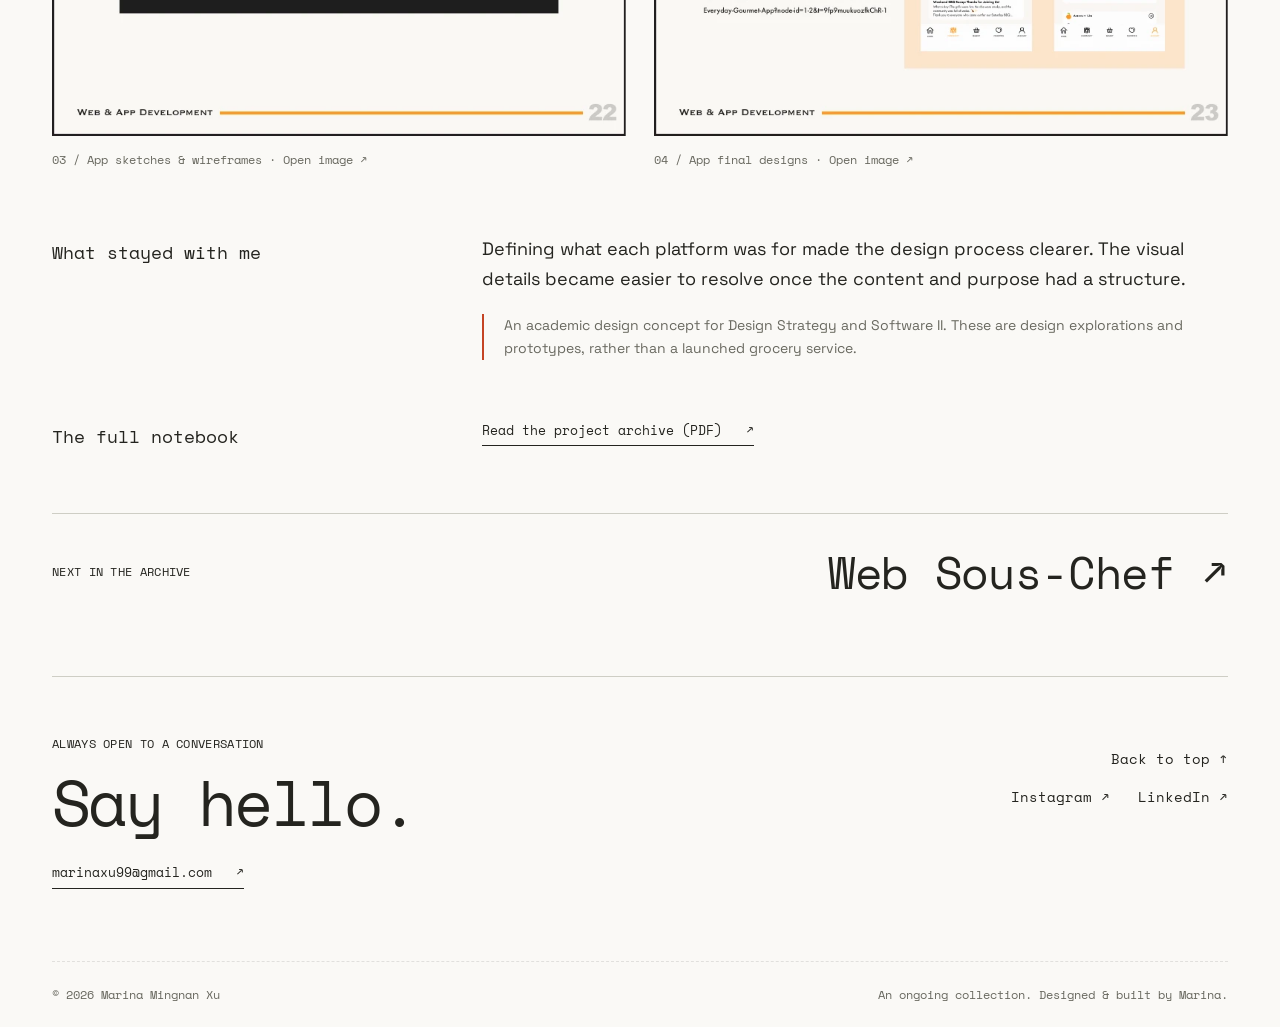
<file: everyday-gourmet.html>
<!doctype html>
<html lang="en" id="top">

<head>
    <meta charset="utf-8">
    <meta name="viewport" content="width=device-width, initial-scale=1">
    <title>Everyday Gourmet — Marina Mingnan Xu</title>
    <meta name="description" content="A local-food discovery concept for Cambridge, from identity to website and app.">
    <meta name="theme-color" content="#faf9f6">
    <link rel="icon" type="image/png" href="assets/nanlogo.png">
    <link rel="preconnect" href="https://fonts.googleapis.com">
    <link rel="preconnect" href="https://fonts.gstatic.com" crossorigin>
    <link rel="stylesheet" href="css/base.css">
    <link rel="stylesheet" href="css/project.css">
    <link rel="stylesheet" href="css/project-collages.css">
</head>

<body><a class="skip" href="#main">Skip to content</a>
    <header class="wrap">
        <nav class="site-nav" aria-label="Main navigation"><a class="brand" href="index.html"
                aria-label="Marina Mingnan Xu — home"><img src="assets/nanlogo.png" alt=""><span>marina<br>mingnan
                    xu</span></a>
            <div class="nav-links"><a href="index.html">Index</a><a href="lab.html">Lab</a><a
                    href="about.html">About</a><a href="contact.html">Contact</a></div>
        </nav>
    </header>
    <main id="main" class="wrap">
        <header class="project-header"><a class="back-link" id="project-back-link" href="index.html#archive">← Back to
                the index</a>
            <h1>Everyday Gourmet</h1>
            <p class="intro">Finding a little more joy in the everyday grocery run.</p>
            <div class="project-meta">
                <div><span class="eyebrow muted">Practice</span><span>UI/UX & visual identity</span></div>
                <div><span class="eyebrow muted">Status</span><span>Academic project · 2025</span></div>
                <div><span class="eyebrow muted">Archive entry</span><span>02 / 06</span></div>
            </div>
        </header>
        <!-- Architectural Grocery Market Specimen -->
        <div class="project-hero">
            <div class="project-art gourmet-collage-board" role="img"
                aria-label="Everyday Gourmet brand and app interface collage">

                <!-- Specimen Top Coordinate Bar -->
                <div class="collage-meta-top mono" aria-hidden="true">
                    <span>FIG. 02 — LOCAL GROCERY DISCOVERY & BRAND SYSTEM</span>
                    <span>SCALE: MULTI-PLATFORM RESPONSIVE UI</span>
                </div>

                <div class="gourmet-stage">

                    <!-- Artifact 1: Primary Brand Identity & Specimen Card -->
                    <div class="gourmet-item item-brand-masthead">
                        <div class="brand-badge-header mono">
                            <span class="badge-tag">BRAND IDENTITY SYSTEM</span>
                            <span class="badge-status">CAMBRIDGE, MA</span>
                        </div>

                        <!-- Vector Mark Stage -->
                        <div class="brand-logo-stage">
                            <div class="brand-spec-label mono" aria-hidden="true">MARK // PRIMARY LOCKUP</div>
                            <div class="brand-logo-lockup">
                                <img src="assets/PrimaryLogo.svg" alt="Everyday Gourmet logo" class="brand-vector-logo">
                            </div>
                        </div>

                        <!-- Editorial Statement Callout -->
                        <div class="brand-statement-pod">
                            <p class="brand-slogan">Connecting neighborhood kitchens with local specialty groceries and
                                fresh harvest
                                deliveries.</p>
                            <span class="brand-subtext mono">RETAIL APP // RESPONSIVE WEB // 2025</span>
                        </div>

                        <!-- Technical Department Badges -->
                        <div class="market-meta-row mono" aria-hidden="true">
                            <span class="market-pill">🌱 HEIRLOOM</span>
                            <span class="market-pill">🧀 ARTISANAL</span>
                            <span class="market-pill">🥖 SMALL-BATCH</span>
                        </div>
                    </div>

                    <!-- Artifact 2: Store Discovery Search & Quick Action Dock (Upper Right) -->
                    <div class="gourmet-item item-search-dock mono">
                        <div class="dock-search-bar">
                            <span class="search-icon">🔍</span>
                            <span class="search-placeholder">Find local grocers, heirloom produce...</span>
                        </div>
                        <div class="dock-action-pills">
                            <span class="action-pill active">STORE FINDER</span>
                            <span class="action-pill">WEEKLY SPECIALS</span>
                            <span class="action-pill">COMMUNITY</span>
                        </div>
                    </div>

                    <!-- Artifact 3: Produce Taxonomy & Department Pills (Center Right) -->
                    <div class="gourmet-item item-category-matrix mono">
                        <span class="matrix-title">DEPARTMENTS //</span>
                        <div class="category-grid">
                            <div class="category-card active">
                                <span class="cat-icon">🌱</span>
                                <span class="cat-label">PRODUCE</span>
                            </div>
                            <div class="category-card">
                                <span class="cat-icon">🧀</span>
                                <span class="cat-label">DAIRY</span>
                            </div>
                            <div class="category-card">
                                <span class="cat-icon">🥩</span>
                                <span class="cat-label">MEAT</span>
                            </div>
                            <div class="category-card">
                                <span class="cat-icon">🦐</span>
                                <span class="cat-label">SEAFOOD</span>
                            </div>
                            <div class="category-card">
                                <span class="cat-icon">🥖</span>
                                <span class="cat-label">BAKERY</span>
                            </div>
                        </div>
                    </div>

                    <!-- Artifact 4: Neighborhood Store Highlight Tile (Bottom Left / Anchor) -->
                    <div class="gourmet-item item-store-feature">
                        <div class="feature-head mono">
                            <span class="partner-tag">FEATURED LOCAL PARTNER</span>
                            <span class="distance-pill">0.8 MILES</span>
                        </div>
                        <h4 class="partner-name">Formaggio Kitchen</h4>
                        <p class="partner-note">Artisanal cheeses, natural wines, and daily baked sourdough provisions.
                        </p>
                        <div class="partner-footer mono">
                            <span class="status-live-open">● OPEN TODAY UNTIL 7 PM</span>
                            <span class="partner-link">EXPLORE AISLES ➔</span>
                        </div>
                    </div>

                </div>

                <!-- Specimen Bottom Coordinates -->
                <div class="collage-meta-bottom mono" aria-hidden="true">
                    <span>DESIGN SYSTEMS / MOBILE APP UX / FIGMA PROTOTYPING</span>
                    <span>MARINA M. XU // 2025</span>
                </div>
            </div>
        </div>
        <section class="project-copy">
            <h2>The starting point</h2>
            <div>
                <p>I began with an idea about local farm produce. Visiting grocery stores in Cambridge changed the
                    direction: the handwritten signs, specialty goods, and conversations in the aisles were what made
                    these places feel special.</p>
                <p>Everyday Gourmet became a concept for helping young professionals and families discover that side of
                    grocery shopping.</p>
            </div>
        </section>
        <section class="project-copy">
            <h2>One idea, two experiences</h2>
            <div>
                <p>The website is a place to discover stores, products, and their stories. The app explores a more
                    everyday relationship: finding community posts, saving things of interest, and keeping up with local
                    food culture.</p>
                <p>I developed the identity alongside the interfaces, using warm orange and green, playful produce
                    illustrations, and a mix of structured and handwritten typography.</p>
            </div>
        </section>
        <div class="gallery">
            <figure><a href="assets/everyday-19.webp" target="_blank" rel="noopener noreferrer"
                    aria-label="Open full-size: 01 / Website sketches &amp; wireframes"><img
                        src="assets/everyday-19.webp"
                        alt="Hand sketches and grayscale wireframes for four website pages" loading="lazy"></a>
                <figcaption>01 / Website sketches & wireframes · Open image ↗</figcaption>
            </figure>
            <figure><a href="assets/everyday-20.webp" target="_blank" rel="noopener noreferrer"
                    aria-label="Open full-size: 02 / Website final designs"><img src="assets/everyday-20.webp"
                        alt="Everyday Gourmet homepage and About, Products, and Store layouts" loading="lazy"></a>
                <figcaption>02 / Website final designs · Open image ↗</figcaption>
            </figure>
            <figure><a href="assets/everyday-22.webp" target="_blank" rel="noopener noreferrer"
                    aria-label="Open full-size: 03 / App sketches &amp; wireframes"><img src="assets/everyday-22.webp"
                        alt="App sketches and wireframes for splash, sign-in, community, and account"
                        loading="lazy"></a>
                <figcaption>03 / App sketches & wireframes · Open image ↗</figcaption>
            </figure>
            <figure><a href="assets/everyday-23.webp" target="_blank" rel="noopener noreferrer"
                    aria-label="Open full-size: 04 / App final designs"><img src="assets/everyday-23.webp"
                        alt="Final mobile screens with orange and green accents" loading="lazy"></a>
                <figcaption>04 / App final designs · Open image ↗</figcaption>
            </figure>
        </div>
        <section class="project-copy">
            <h2>What stayed with me</h2>
            <div>
                <p>Defining what each platform was for made the design process clearer. The visual details became easier
                    to resolve once the content and purpose had a structure.</p>
                <p class="note">An academic design concept for Design Strategy and Software II. These are design
                    explorations and prototypes, rather than a launched grocery service.</p>
            </div>
        </section>
        <section class="project-copy">
            <h2>The full notebook</h2>
            <div><a class="text-link" href="assets/everyday-gourmet-archive.pdf" target="_blank"
                    rel="noopener noreferrer">Read the project archive (PDF) <span aria-hidden="true">↗</span></a></div>
        </section>
        <div class="next-project"><span class="eyebrow">Next in the archive</span><a href="sous-chef.html">Web Sous-Chef
                ↗</a></div>
    </main>
    <footer class="site-footer wrap" id="contact">
        <div class="footer-top">
            <div><span class="eyebrow">Always open to a conversation</span>
                <h2>Say hello.</h2><a class="text-link" href="mailto:marinaxu99@gmail.com">marinaxu99@gmail.com <span
                        aria-hidden="true">↗</span></a>
            </div>
            <!-- Stacked Two-Row Navigation -->
            <div class="footer-links-stacked">
                <div class="links-row-top">
                    <a href="#top">Back to top ↑</a>
                </div>
                <div class="links-row-bottom">
                    <a href="https://www.instagram.com/marina_xu99/" target="_blank" rel="noopener noreferrer">Instagram
                        ↗</a>
                    <a href="https://www.linkedin.com/in/marina-mingnan-xu" target="_blank"
                        rel="noopener noreferrer">LinkedIn ↗</a>
                </div>
            </div>
        </div>
        <div class="footer-bottom"><span>© 2026 Marina Mingnan Xu</span><span>An ongoing collection. Designed & built by
                Marina.</span></div>
    </footer>
    <script>
        (function () {
            const backLink = document.getElementById('project-back-link');
            if (!backLink) return;

            const params = new URLSearchParams(window.location.search);
            const origin = params.get('from');
            const projectIndex = params.get('project');

            if (origin === 'spotlight' && projectIndex !== null) {
                backLink.textContent = '← Back to selected work';
                backLink.href = `index.html?project=${projectIndex}#selected-work`;
            } else {
                backLink.textContent = '← Back to the index';
                backLink.href = 'index.html#archive';
            }
        })();
    </script>
</body>

</html>
</file>
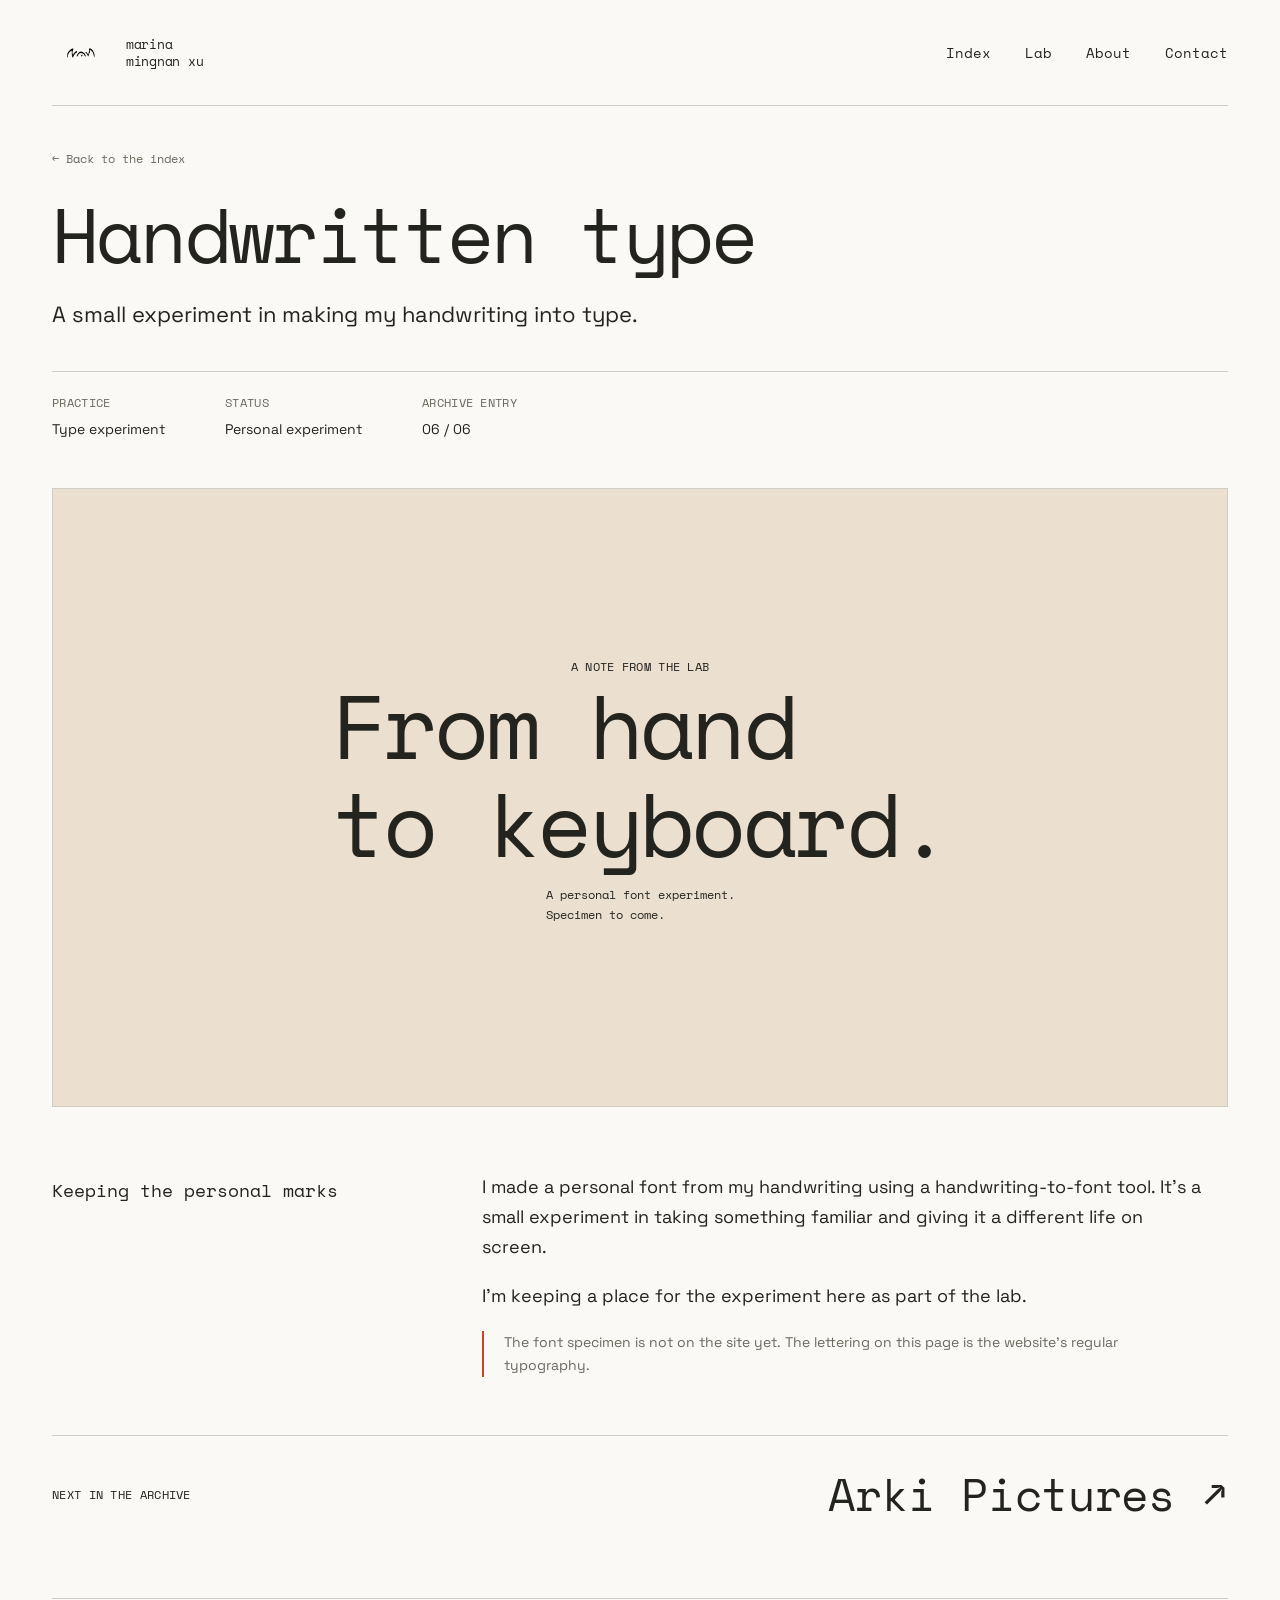
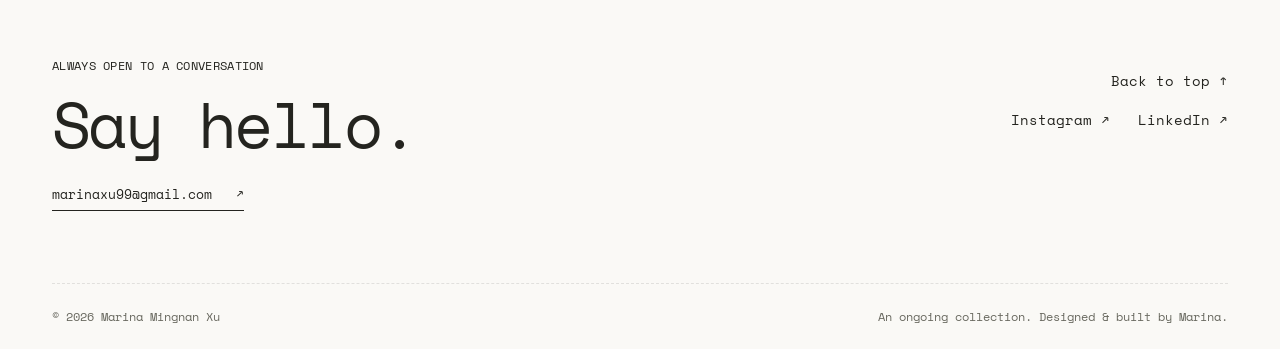
<file: handwritten-type.html>
<!doctype html>
<html lang="en" id="top">

<head>
    <meta charset="utf-8">
    <meta name="viewport" content="width=device-width, initial-scale=1">
    <title>Handwritten type — Marina Mingnan Xu</title>
    <meta name="description" content="A personal handwritten font, made from the marks I already make.">
    <meta name="theme-color" content="#faf9f6">
    <link rel="icon" type="image/png" href="assets/nanlogo.png">
    <link rel="preconnect" href="https://fonts.googleapis.com">
    <link rel="preconnect" href="https://fonts.gstatic.com" crossorigin>
    <link rel="stylesheet" href="css/base.css">
    <link rel="stylesheet" href="css/project.css">
</head>

<body><a class="skip" href="#main">Skip to content</a>
    <header class="wrap">
        <nav class="site-nav" aria-label="Main navigation"><a class="brand" href="index.html"
                aria-label="Marina Mingnan Xu — home"><img src="assets/nanlogo.png" alt=""><span>marina<br>mingnan
                    xu</span></a>
            <div class="nav-links"><a href="index.html">Index</a><a href="lab.html">Lab</a><a
                    href="about.html">About</a><a href="contact.html">Contact</a></div>
        </nav>
    </header>
    <main id="main" class="wrap">
        <header class="project-header"><a class="back-link" href="index.html#archive">← Back to the index</a>
            <h1>Handwritten type</h1>
            <p class="intro">A small experiment in making my handwriting into type.</p>
            <div class="project-meta">
                <div><span class="eyebrow muted">Practice</span><span>Type experiment</span></div>
                <div><span class="eyebrow muted">Status</span><span>Personal experiment</span></div>
                <div><span class="eyebrow muted">Archive entry</span><span>06 / 06</span></div>
            </div>
        </header>
        <div class="project-hero">
            <div class="project-art type-specimen"><span class="eyebrow">A note from the lab</span><strong>From
                    hand<br>to
                    keyboard.</strong>
                <p>A personal font experiment.<br>Specimen to come.</p>
            </div>
        </div>
        <section class="project-copy">
            <h2>Keeping the personal marks</h2>
            <div>
                <p>I made a personal font from my handwriting using a handwriting-to-font tool. It’s a small experiment
                    in taking something familiar and giving it a different life on screen.</p>
                <p>I’m keeping a place for the experiment here as part of the lab.</p>
                <p class="note">The font specimen is not on the site yet. The lettering on this page is the website’s
                    regular typography.</p>
            </div>
        </section>
        <div class="next-project"><span class="eyebrow">Next in the archive</span><a href="arki-pictures.html">Arki
                Pictures ↗</a></div>
    </main>
    <footer class="site-footer wrap" id="contact">
        <div class="footer-top">
            <div><span class="eyebrow">Always open to a conversation</span>
                <h2>Say hello.</h2><a class="text-link" href="mailto:marinaxu99@gmail.com">marinaxu99@gmail.com <span
                        aria-hidden="true">↗</span></a>
            </div>
            <!-- Stacked Two-Row Navigation -->
            <div class="footer-links-stacked">
                <div class="links-row-top">
                    <a href="#top">Back to top ↑</a>
                </div>
                <div class="links-row-bottom">
                    <a href="https://www.instagram.com/marina_xu99/" target="_blank" rel="noopener noreferrer">Instagram
                        ↗</a>
                    <a href="https://www.linkedin.com/in/marina-mingnan-xu" target="_blank"
                        rel="noopener noreferrer">LinkedIn ↗</a>
                </div>
            </div>
        </div>
        <div class="footer-bottom"><span>© 2026 Marina Mingnan Xu</span><span>An ongoing collection. Designed & built by
                Marina.</span></div>
    </footer>
</body>

</html>
</file>
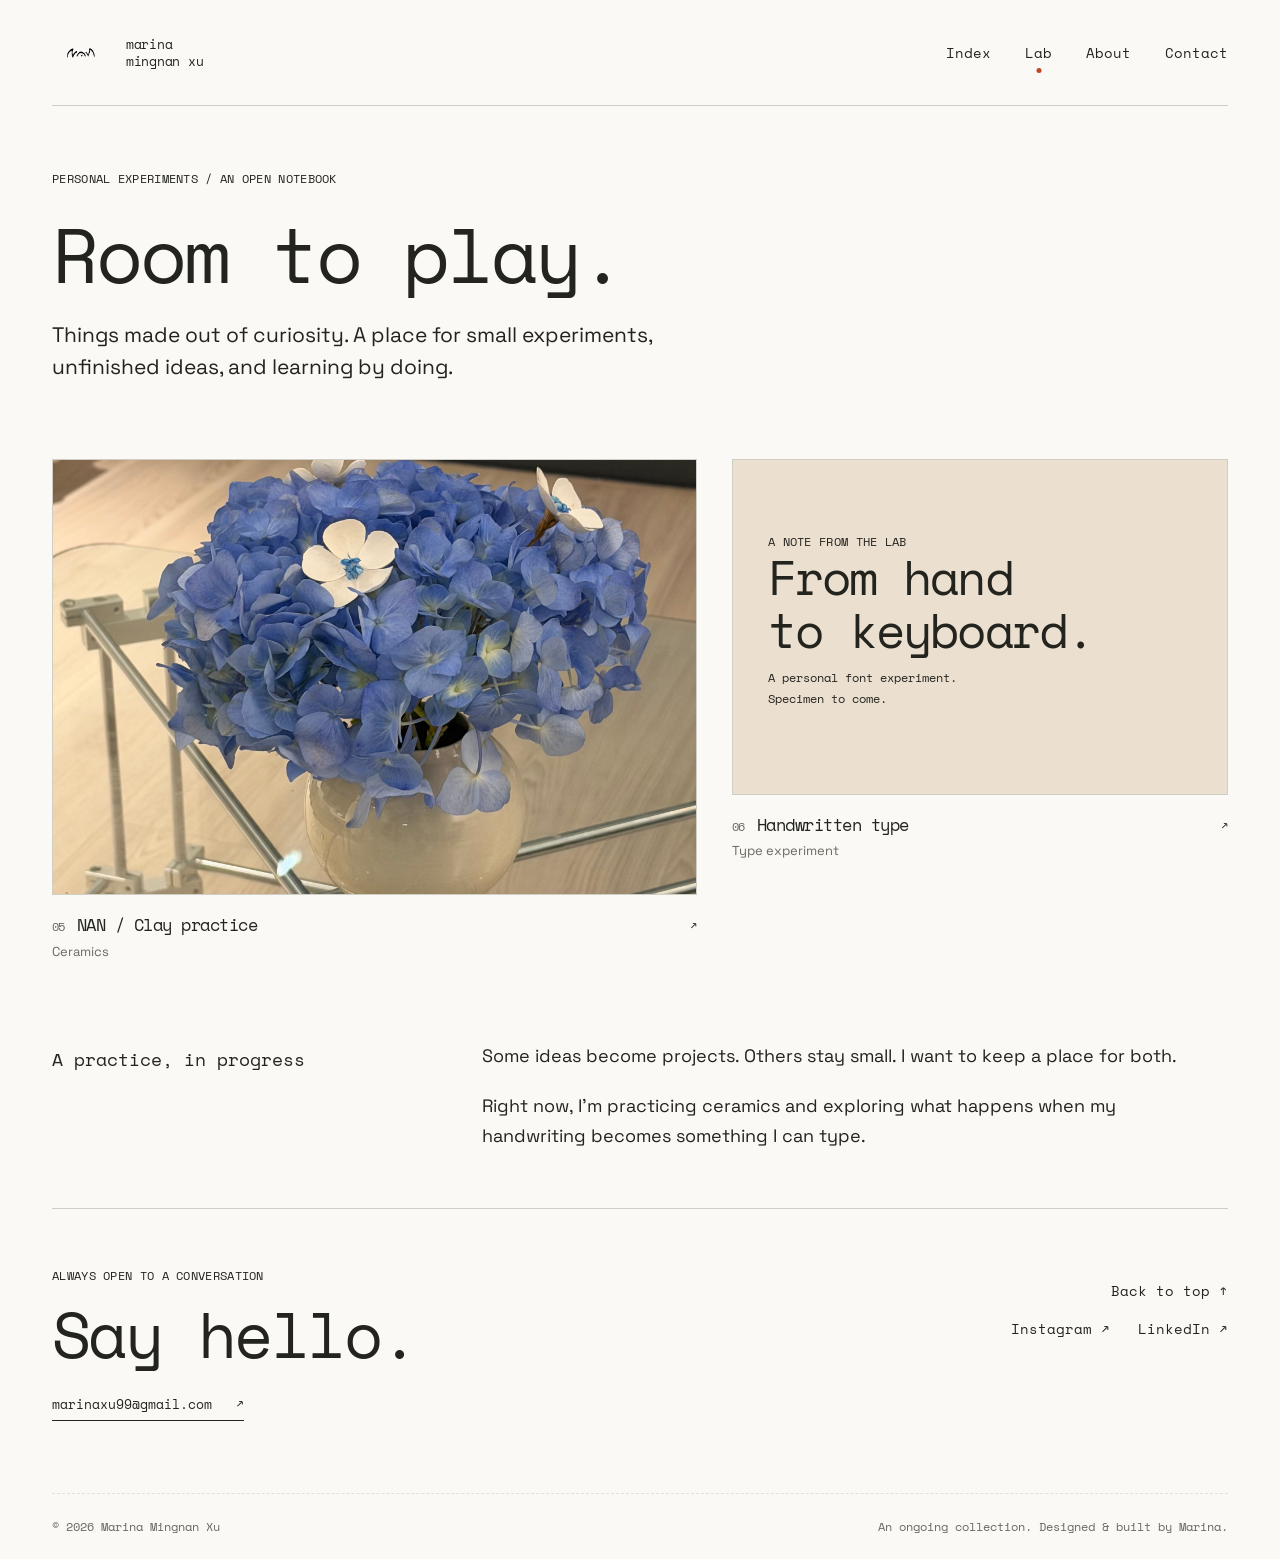
<file: lab.html>
<!doctype html>
<html lang="en" id="top">

<head>
    <meta charset="utf-8">
    <meta name="viewport" content="width=device-width, initial-scale=1">
    <title>Lab — Marina Mingnan Xu</title>
    <meta name="description"
        content="A personal archive of design, film, web experiments, and ceramics by Marina Mingnan Xu.">
    <meta name="theme-color" content="#faf9f6">
    <link rel="icon" type="image/png" href="assets/nanlogo.png">
    <link rel="preconnect" href="https://fonts.googleapis.com">
    <link rel="preconnect" href="https://fonts.gstatic.com" crossorigin>
    <link rel="stylesheet" href="css/base.css">
    <link rel="stylesheet" href="css/pages.css">
</head>

<body><a class="skip" href="#main">Skip to content</a>
    <header class="wrap">
        <nav class="site-nav" aria-label="Main navigation"><a class="brand" href="index.html"
                aria-label="Marina Mingnan Xu — home"><img src="assets/nanlogo.png" alt=""><span>marina<br>mingnan
                    xu</span></a>
            <div class="nav-links"><a href="index.html">Index</a><a href="lab.html" aria-current="page">Lab</a><a
                    href="about.html">About</a><a href="contact.html">Contact</a></div>
        </nav>
    </header>
    <main id="main" class="wrap">
        <header class="page-intro"><span class="eyebrow">Personal experiments / An open notebook</span>
            <h1>Room to play.</h1>
            <p>Things made out of curiosity. A place for small experiments, unfinished ideas, and learning by doing.</p>
        </header>
        <div class="lab-grid"><a class="project-card" href="nan-studio.html">
                <div class="project-art"><img src="assets/nanexample.jpeg"
                        alt="A collection of pale ceramic bowls inside a kiln" loading="lazy"></div>
                <div class="card-info">
                    <div>
                        <h3 class="card-title"><span class="project-number">05</span>NAN / Clay practice</h3>
                        <p>Ceramics</p>
                    </div><span class="mono" aria-hidden="true">↗</span>
                </div>
            </a><a class="project-card" href="handwritten-type.html">
                <div class="project-art type-art"><span class="eyebrow">A note from the lab</span><strong>From
                        hand<br>to keyboard.</strong>
                    <p>A personal font experiment.<br>Specimen to come.</p>
                </div>
                <div class="card-info">
                    <div>
                        <h3 class="card-title"><span class="project-number">06</span>Handwritten type</h3>
                        <p>Type experiment</p>
                    </div><span class="mono" aria-hidden="true">↗</span>
                </div>
            </a></div>
        <section class="editorial-copy">
            <h2>A practice, in progress</h2>
            <div>
                <p>Some ideas become projects. Others stay small. I want to keep a place for both.</p>
                <p>Right now, I’m practicing ceramics and exploring what happens when my handwriting becomes something I
                    can type.</p>
            </div>
        </section>
    </main>
    <footer class="site-footer wrap" id="contact">
        <div class="footer-top">
            <div><span class="eyebrow">Always open to a conversation</span>
                <h2>Say hello.</h2><a class="text-link" href="mailto:marinaxu99@gmail.com">marinaxu99@gmail.com <span
                        aria-hidden="true">↗</span></a>
            </div>
            <!-- Stacked Two-Row Navigation -->
            <div class="footer-links-stacked">
                <div class="links-row-top">
                    <a href="#top">Back to top ↑</a>
                </div>
                <div class="links-row-bottom">
                    <a href="https://www.instagram.com/marina_xu99/" target="_blank" rel="noopener noreferrer">Instagram
                        ↗</a>
                    <a href="https://www.linkedin.com/in/marina-mingnan-xu" target="_blank"
                        rel="noopener noreferrer">LinkedIn ↗</a>
                </div>
            </div>
        </div>
        <div class="footer-bottom"><span>© 2026 Marina Mingnan Xu</span><span>An ongoing collection. Designed & built by
                Marina.</span></div>
    </footer>
</body>

</html>
</file>
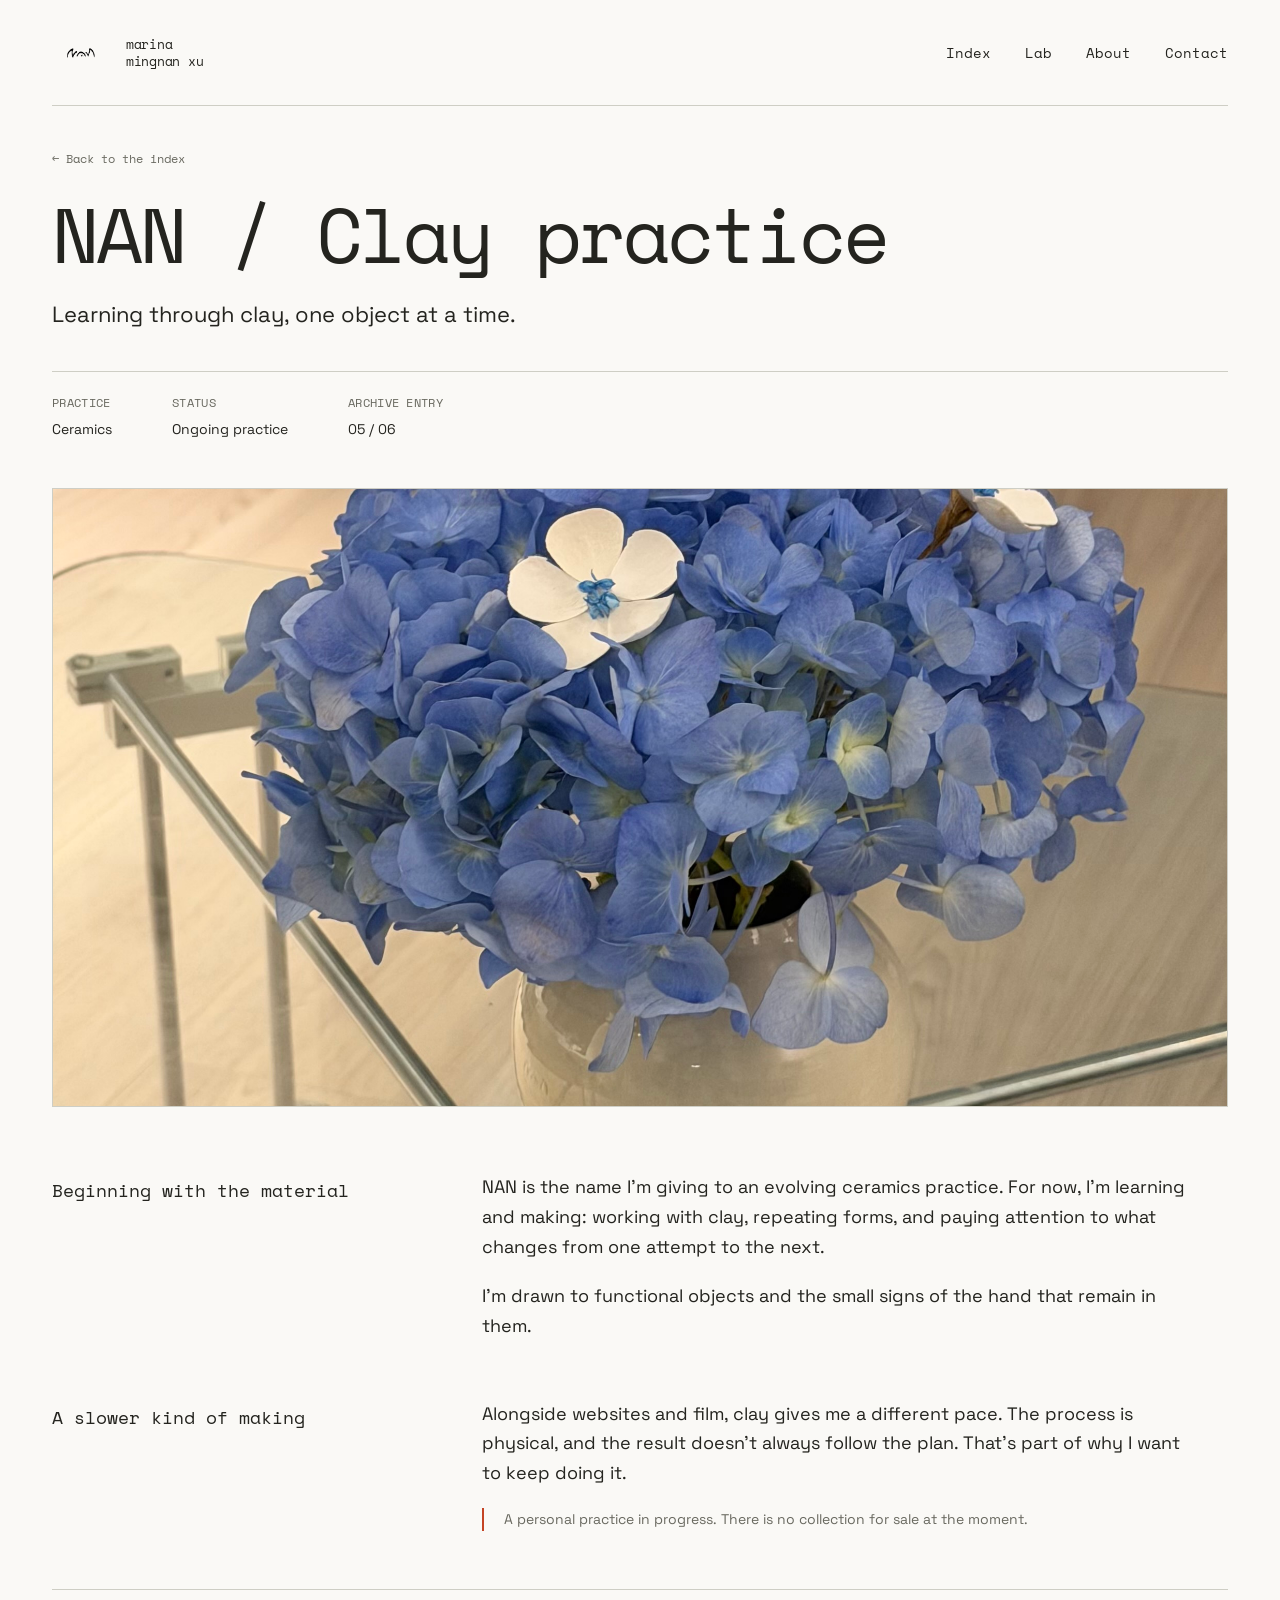
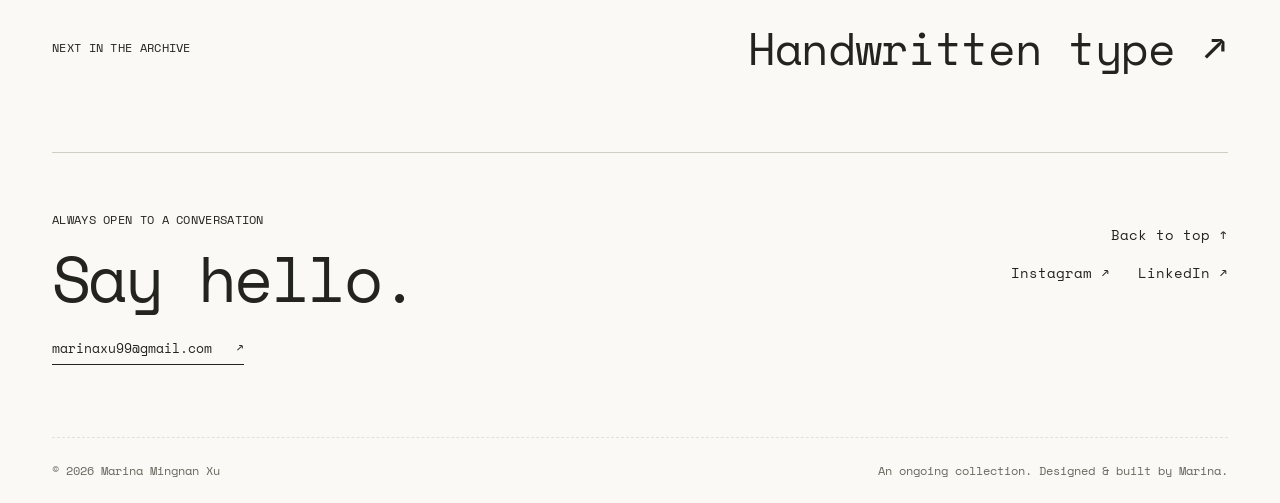
<file: nan-studio.html>
<!doctype html>
<html lang="en" id="top">

<head>
    <meta charset="utf-8">
    <meta name="viewport" content="width=device-width, initial-scale=1">
    <title>NAN / Clay practice — Marina Mingnan Xu</title>
    <meta name="description" content="An evolving ceramics practice. Making, repeating, and seeing what happens.">
    <meta name="theme-color" content="#faf9f6">
    <link rel="icon" type="image/png" href="assets/nanlogo.png">
    <link rel="preconnect" href="https://fonts.googleapis.com">
    <link rel="preconnect" href="https://fonts.gstatic.com" crossorigin>
    <link rel="stylesheet" href="css/base.css">
    <link rel="stylesheet" href="css/project.css">
</head>

<body><a class="skip" href="#main">Skip to content</a>
    <header class="wrap">
        <nav class="site-nav" aria-label="Main navigation"><a class="brand" href="index.html"
                aria-label="Marina Mingnan Xu — home"><img src="assets/nanlogo.png" alt=""><span>marina<br>mingnan
                    xu</span></a>
            <div class="nav-links"><a href="index.html">Index</a><a href="lab.html">Lab</a><a
                    href="about.html">About</a><a href="contact.html">Contact</a></div>
        </nav>
    </header>
    <main id="main" class="wrap">
        <header class="project-header"><a class="back-link" href="index.html#archive">← Back to the index</a>
            <h1>NAN / Clay practice</h1>
            <p class="intro">Learning through clay, one object at a time.</p>
            <div class="project-meta">
                <div><span class="eyebrow muted">Practice</span><span>Ceramics</span></div>
                <div><span class="eyebrow muted">Status</span><span>Ongoing practice</span></div>
                <div><span class="eyebrow muted">Archive entry</span><span>05 / 06</span></div>
            </div>
        </header>
        <div class="project-hero">
            <div class="project-art"><img src="assets/nanexample.jpeg"
                    alt="A collection of pale ceramic bowls inside a kiln" loading="lazy"></div>
        </div>
        <section class="project-copy">
            <h2>Beginning with the material</h2>
            <div>
                <p>NAN is the name I’m giving to an evolving ceramics practice. For now, I’m learning and making:
                    working with clay, repeating forms, and paying attention to what changes from one attempt to the
                    next.</p>
                <p>I’m drawn to functional objects and the small signs of the hand that remain in them.</p>
            </div>
        </section>
        <section class="project-copy">
            <h2>A slower kind of making</h2>
            <div>
                <p>Alongside websites and film, clay gives me a different pace. The process is physical, and the result
                    doesn’t always follow the plan. That’s part of why I want to keep doing it.</p>
                <p class="note">A personal practice in progress. There is no collection for sale at the moment.</p>
            </div>
        </section>
        <div class="next-project"><span class="eyebrow">Next in the archive</span><a
                href="handwritten-type.html">Handwritten type ↗</a></div>
    </main>
    <footer class="site-footer wrap" id="contact">
        <div class="footer-top">
            <div><span class="eyebrow">Always open to a conversation</span>
                <h2>Say hello.</h2><a class="text-link" href="mailto:marinaxu99@gmail.com">marinaxu99@gmail.com <span
                        aria-hidden="true">↗</span></a>
            </div>
            <!-- Stacked Two-Row Navigation -->
            <div class="footer-links-stacked">
                <div class="links-row-top">
                    <a href="#top">Back to top ↑</a>
                </div>
                <div class="links-row-bottom">
                    <a href="https://www.instagram.com/marina_xu99/" target="_blank" rel="noopener noreferrer">Instagram
                        ↗</a>
                    <a href="https://www.linkedin.com/in/marina-mingnan-xu" target="_blank"
                        rel="noopener noreferrer">LinkedIn ↗</a>
                </div>
            </div>
        </div>
        <div class="footer-bottom"><span>© 2026 Marina Mingnan Xu</span><span>An ongoing collection. Designed & built by
                Marina.</span></div>
    </footer>
</body>

</html>
</file>
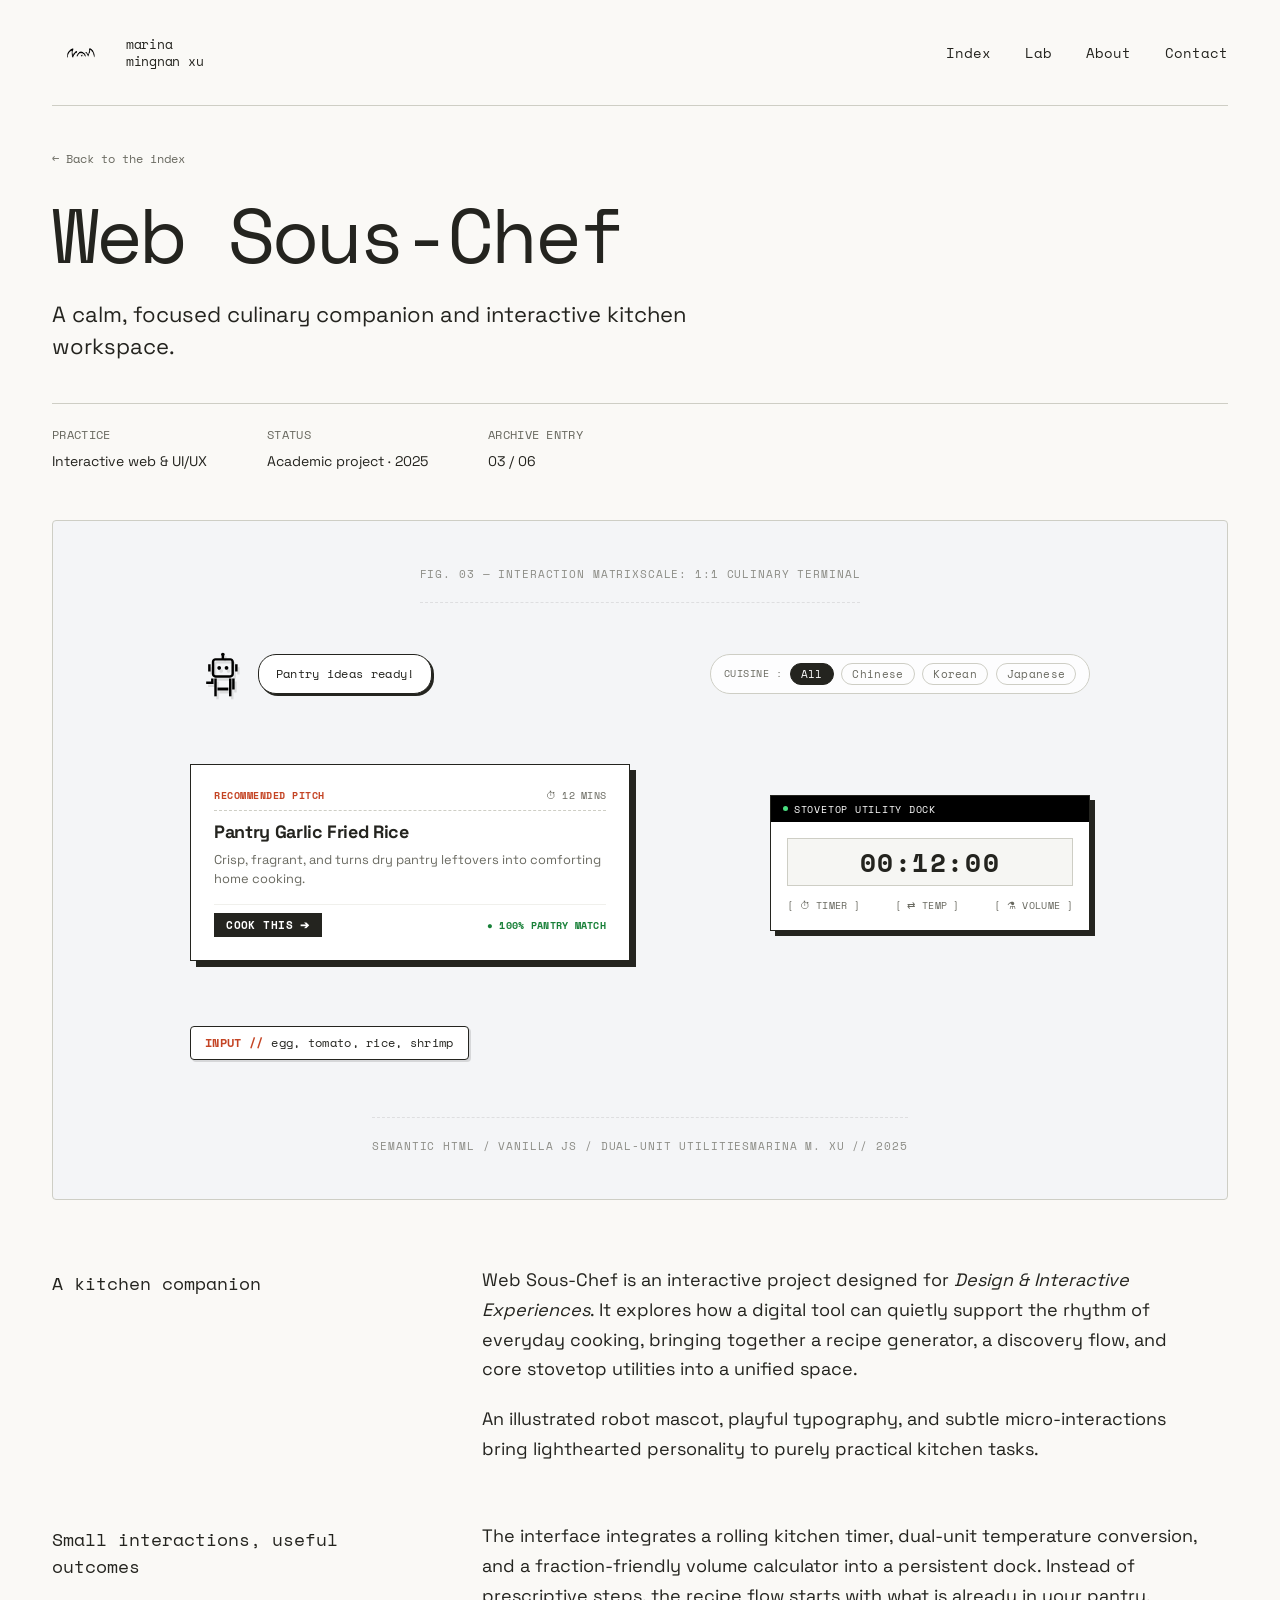
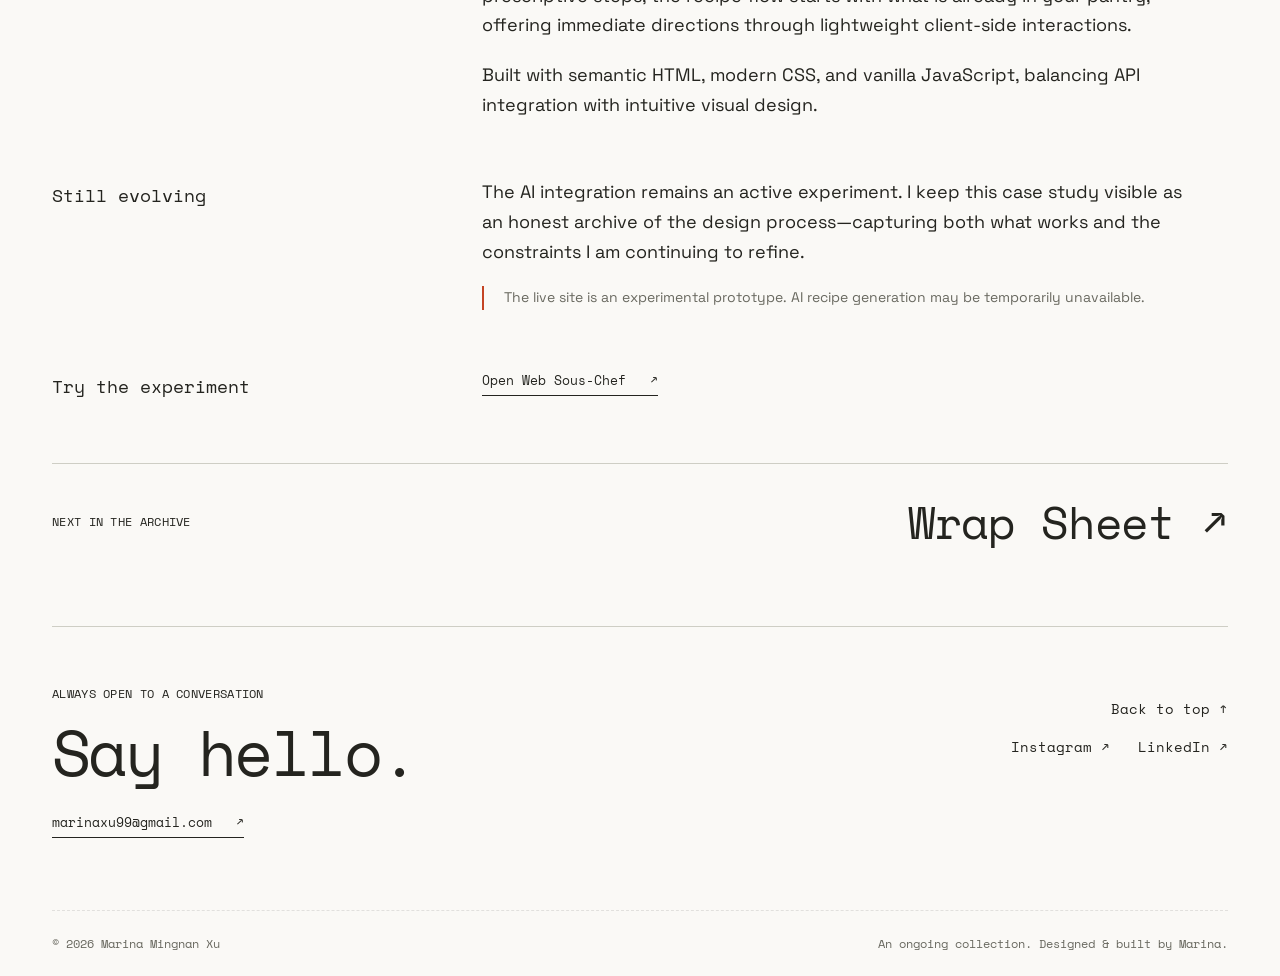
<file: sous-chef.html>
<!doctype html>
<html lang="en" id="top">

<head>
    <meta charset="utf-8">
    <meta name="viewport" content="width=device-width, initial-scale=1">
    <title>Web Sous-Chef — Marina Mingnan Xu</title>
    <meta name="description" content="A calm, focused culinary companion and interactive kitchen workspace.">
    <meta name="theme-color" content="#faf9f6">
    <link rel="icon" type="image/png" href="assets/nanlogo.png">
    <link rel="preconnect" href="https://fonts.googleapis.com">
    <link rel="preconnect" href="https://fonts.gstatic.com" crossorigin>

    <link rel="stylesheet" href="css/base.css">
    <link rel="stylesheet" href="css/project.css">
    <link rel="stylesheet" href="css/project-collages.css">
</head>

<body><a class="skip" href="#main">Skip to content</a>
    <header class="wrap">
        <nav class="site-nav" aria-label="Main navigation"><a class="brand" href="index.html"
                aria-label="Marina Mingnan Xu — home"><img src="assets/nanlogo.png" alt=""><span>marina<br>mingnan
                    xu</span></a>
            <div class="nav-links"><a href="index.html">Index</a><a href="lab.html">Lab</a><a
                    href="about.html">About</a><a href="contact.html">Contact</a></div>
        </nav>
    </header>
    <main id="main" class="wrap">
        <header class="project-header"><a class="back-link" id="project-back-link" href="index.html#archive">← Back to
                the index</a>
            <h1>Web Sous-Chef</h1>
            <p class="intro">A calm, focused culinary companion and interactive kitchen workspace.</p>
            <div class="project-meta">
                <div><span class="eyebrow muted">Practice</span><span>Interactive web & UI/UX</span></div>
                <div><span class="eyebrow muted">Status</span><span>Academic project · 2025</span></div>
                <div><span class="eyebrow muted">Archive entry</span><span>03 / 06</span></div>
            </div>
        </header>

        <!-- Architectural Floating Collage Specimen -->
        <div class="project-hero">
            <div class="project-art chef-collage-board" role="img"
                aria-label="Web Sous-Chef architectural interface collage">

                <!-- Specimen Architectural Grid/Coordinate Markers -->
                <div class="collage-meta-top mono" aria-hidden="true">
                    <span>FIG. 03 — INTERACTION MATRIX</span>
                    <span>SCALE: 1:1 CULINARY TERMINAL</span>
                </div>

                <div class="collage-stage">

                    <!-- Artifact 1: Mascot Dialog Pod (Upper Left) -->
                    <div class="collage-item item-dialog">
                        <div class="dialog-robot-wrap">
                            <img src="assets/sous-chef-robot.svg" alt="Sous-Chef mascot" class="dialog-robot-img">
                            <div class="dialog-speech mono">
                                <span>Pantry ideas ready!</span>
                            </div>
                        </div>
                    </div>

                    <!-- Artifact 2: User Prompt Chip (Scattered Upper Center) -->
                    <div class="collage-item item-prompt mono">
                        <span class="prompt-label">INPUT //</span>
                        <span class="prompt-query">egg, tomato, rice, shrimp</span>
                    </div>

                    <!-- Artifact 3: Cuisine Filter Ribbon (Scattered Upper Right) -->
                    <div class="collage-item item-filters mono">
                        <span class="filter-tag">CUISINE :</span>
                        <span class="pill active">All</span>
                        <span class="pill">Chinese</span>
                        <span class="pill">Korean</span>
                        <span class="pill">Japanese</span>
                    </div>

                    <!-- Artifact 4: Standalone Primary Recipe Direction Card (Center Left Focus) -->
                    <div class="collage-item item-recipe-card">
                        <div class="card-eyebrow-row mono">
                            <span class="tag-accent">RECOMMENDED PITCH</span>
                            <span class="card-time">⏱ 12 MINS</span>
                        </div>
                        <h4 class="card-title">Pantry Garlic Fried Rice</h4>
                        <p class="card-desc">Crisp, fragrant, and turns dry pantry leftovers into comforting home
                            cooking.</p>
                        <div class="card-action-bar mono">
                            <span class="action-badge">COOK THIS ➔</span>
                            <span class="card-match">● 100% PANTRY MATCH</span>
                        </div>
                    </div>

                    <!-- Artifact 5: Rolling Hardware Kitchen Dock (Bottom Right Anchor) -->
                    <div class="collage-item item-dock-hud mono">
                        <div class="dock-hud-header">
                            <span class="hud-dot"></span>
                            <span>STOVETOP UTILITY DOCK</span>
                        </div>
                        <div class="dock-hud-body">
                            <span class="dock-timer-digits">00:12:00</span>
                            <div class="dock-tools-row">
                                <span class="tool-btn">[ ⏱ TIMER ]</span>
                                <span class="tool-btn">[ ⇄ TEMP ]</span>
                                <span class="tool-btn">[ ⚗ VOLUME ]</span>
                            </div>
                        </div>
                    </div>

                </div>

                <div class="collage-meta-bottom mono" aria-hidden="true">
                    <span>SEMANTIC HTML / VANILLA JS / DUAL-UNIT UTILITIES</span>
                    <span>MARINA M. XU // 2025</span>
                </div>
            </div>
        </div>

        <!-- Case Study Sections -->
        <section class="project-copy">
            <h2>A kitchen companion</h2>
            <div>
                <p>Web Sous-Chef is an interactive project designed for <em>Design & Interactive Experiences</em>. It
                    explores how a digital tool can quietly support the rhythm of everyday cooking, bringing together a
                    recipe generator, a discovery flow, and core stovetop utilities into a unified space.</p>
                <p>An illustrated robot mascot, playful typography, and subtle micro-interactions bring lighthearted
                    personality to purely practical kitchen tasks.</p>
            </div>
        </section>

        <section class="project-copy">
            <h2>Small interactions, useful outcomes</h2>
            <div>
                <p>The interface integrates a rolling kitchen timer, dual-unit temperature conversion, and a
                    fraction-friendly volume calculator into a persistent dock. Instead of prescriptive steps, the
                    recipe flow starts with what is already in your pantry, offering immediate directions through
                    lightweight client-side interactions.</p>
                <p>Built with semantic HTML, modern CSS, and vanilla JavaScript, balancing API integration with
                    intuitive visual design.</p>
            </div>
        </section>

        <section class="project-copy">
            <h2>Still evolving</h2>
            <div>
                <p>The AI integration remains an active experiment. I keep this case study visible as an honest archive
                    of the design process—capturing both what works and the constraints I am continuing to refine.</p>
                <p class="note">The live site is an experimental prototype. AI recipe generation may be temporarily
                    unavailable.</p>
            </div>
        </section>

        <section class="project-copy">
            <h2>Try the experiment</h2>
            <div><a class="text-link" href="https://souschef.marinamingnanxu.com" target="_blank"
                    rel="noopener noreferrer">Open Web Sous-Chef <span aria-hidden="true">↗</span></a></div>
        </section>

        <div class="next-project"><span class="eyebrow">Next in the archive</span><a href="wrap-sheet.html">Wrap Sheet
                ↗</a></div>
    </main>
    <footer class="site-footer wrap" id="contact">
        <div class="footer-top">
            <div><span class="eyebrow">Always open to a conversation</span>
                <h2>Say hello.</h2><a class="text-link" href="mailto:marinaxu99@gmail.com">marinaxu99@gmail.com <span
                        aria-hidden="true">↗</span></a>
            </div>
            <!-- Stacked Two-Row Navigation -->
            <div class="footer-links-stacked">
                <div class="links-row-top">
                    <a href="#top">Back to top ↑</a>
                </div>
                <div class="links-row-bottom">
                    <a href="https://www.instagram.com/marina_xu99/" target="_blank" rel="noopener noreferrer">Instagram
                        ↗</a>
                    <a href="https://www.linkedin.com/in/marina-mingnan-xu" target="_blank"
                        rel="noopener noreferrer">LinkedIn ↗</a>
                </div>
            </div>
        </div>
        <div class="footer-bottom"><span>© 2026 Marina Mingnan Xu</span><span>An ongoing collection. Designed & built by
                Marina.</span></div>
    </footer>
    <script>
        (function () {
            const backLink = document.getElementById('project-back-link');
            if (!backLink) return;

            const params = new URLSearchParams(window.location.search);
            const origin = params.get('from');
            const projectIndex = params.get('project');

            if (origin === 'spotlight' && projectIndex !== null) {
                backLink.textContent = '← Back to selected work';
                backLink.href = `index.html?project=${projectIndex}#selected-work`;
            } else {
                backLink.textContent = '← Back to the index';
                backLink.href = 'index.html#archive';
            }
        })();
    </script>
</body>

</html>
</file>
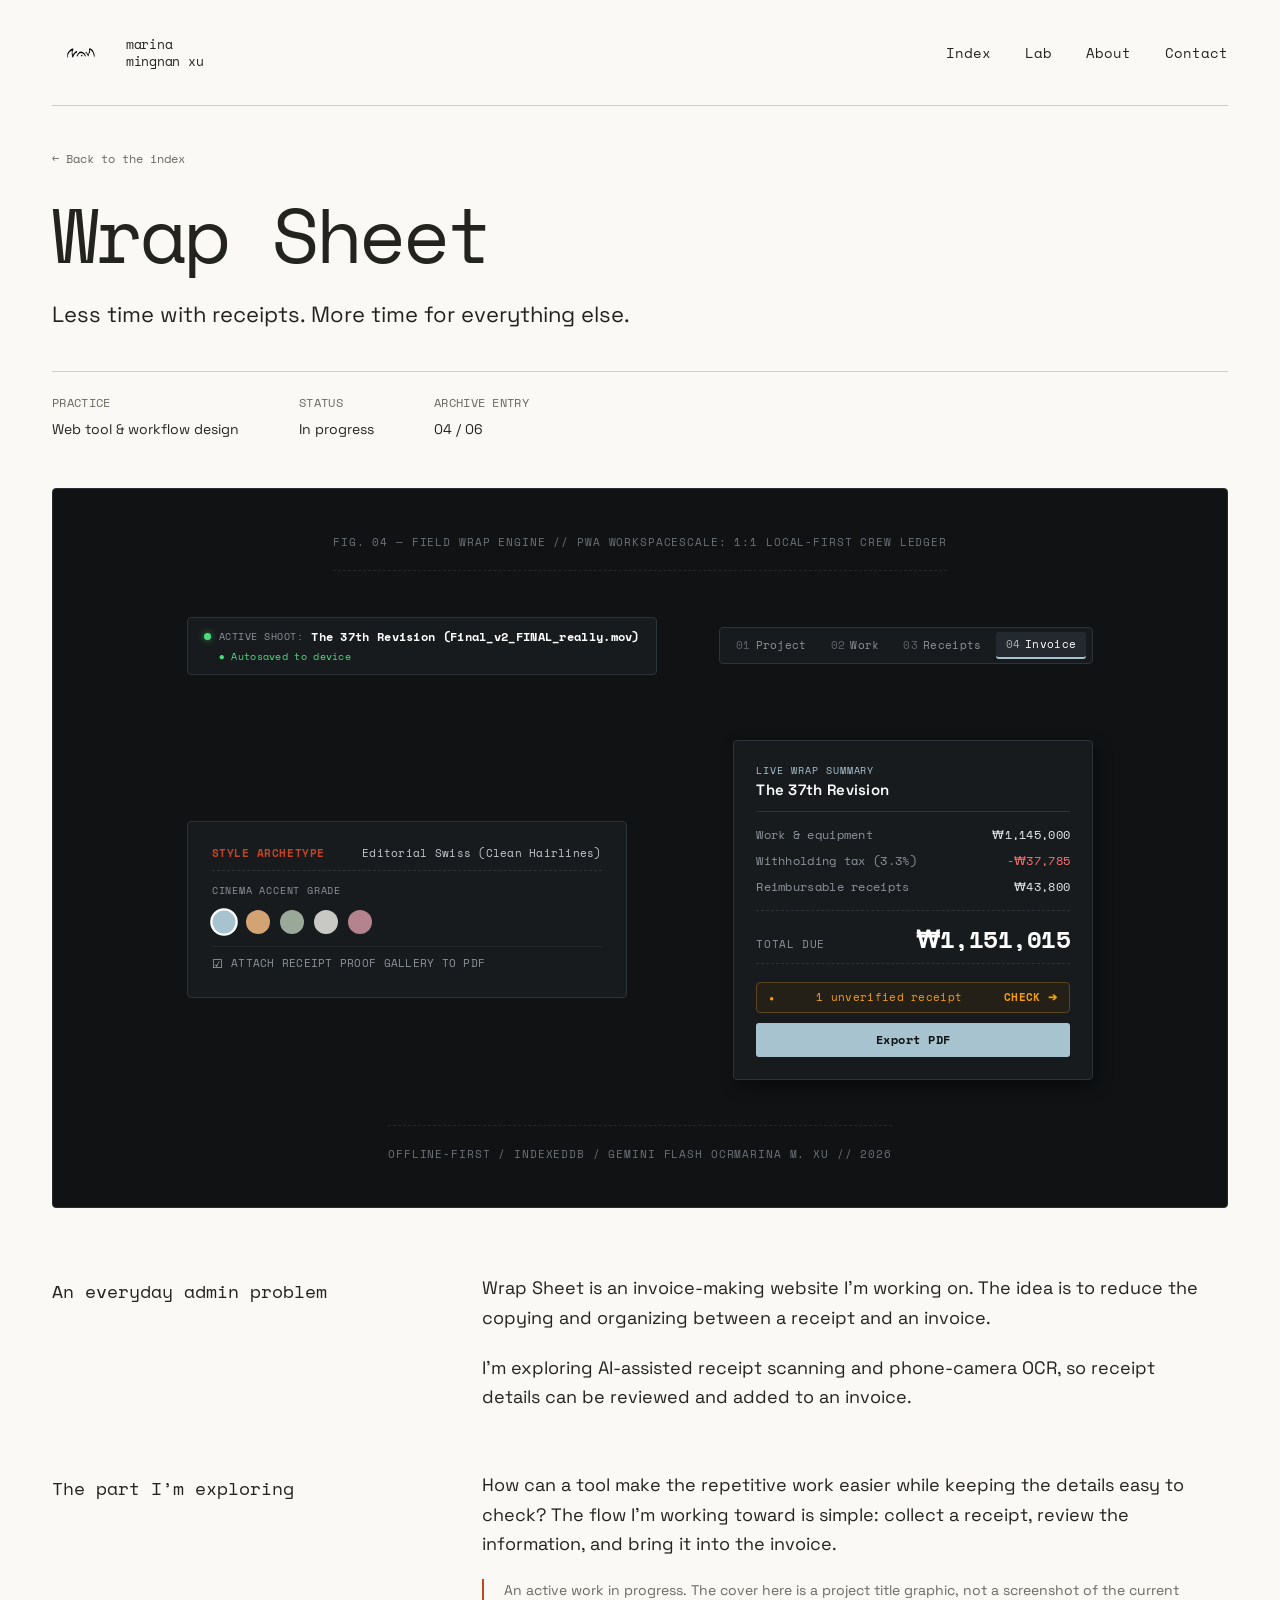
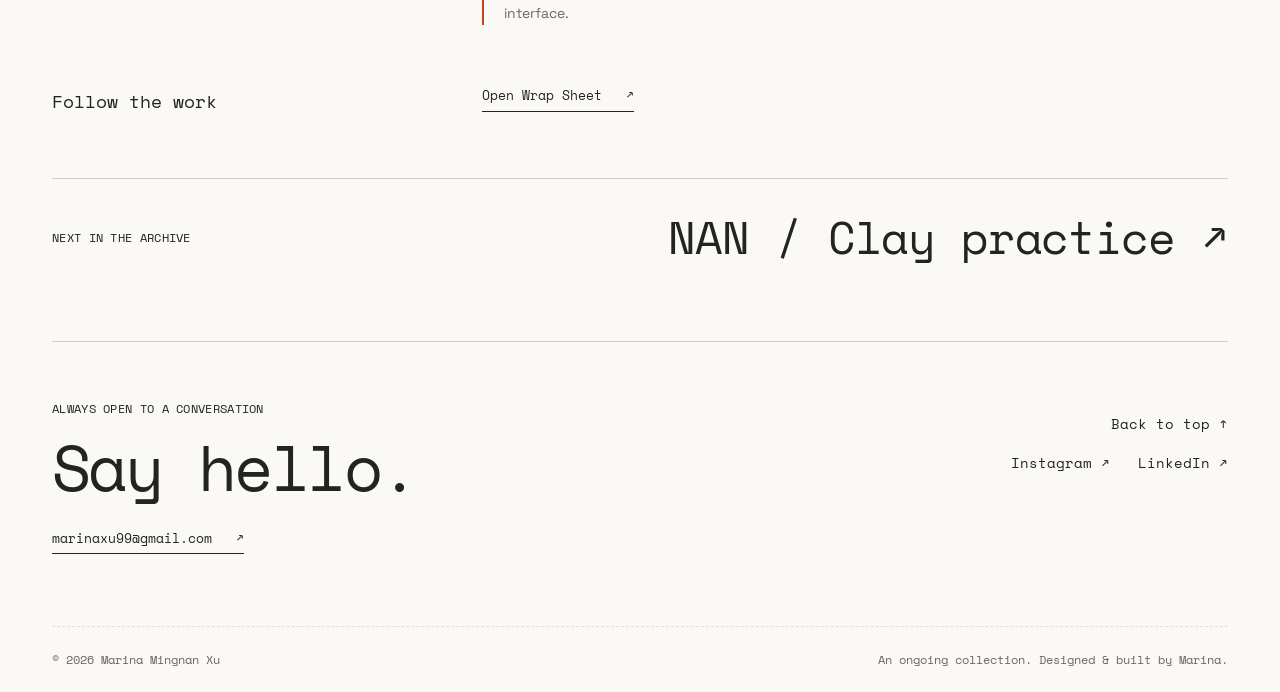
<file: wrap-sheet.html>
<!doctype html>
<html lang="en" id="top">

<head>
    <meta charset="utf-8">
    <meta name="viewport" content="width=device-width, initial-scale=1">
    <title>Wrap Sheet — Marina Mingnan Xu</title>
    <meta name="description" content="An invoice-making tool exploring receipt scanning, AI, and mobile OCR.">
    <meta name="theme-color" content="#faf9f6">
    <link rel="icon" type="image/png" href="assets/nanlogo.png">
    <link rel="preconnect" href="https://fonts.googleapis.com">
    <link rel="preconnect" href="https://fonts.gstatic.com" crossorigin>
    <link rel="stylesheet" href="css/base.css">
    <link rel="stylesheet" href="css/project.css">
    <link rel="stylesheet" href="css/project-collages.css">
</head>

<body><a class="skip" href="#main">Skip to content</a>
    <header class="wrap">
        <nav class="site-nav" aria-label="Main navigation"><a class="brand" href="index.html"
                aria-label="Marina Mingnan Xu — home"><img src="assets/nanlogo.png" alt=""><span>marina<br>mingnan
                    xu</span></a>
            <div class="nav-links"><a href="index.html">Index</a><a href="lab.html">Lab</a><a
                    href="about.html">About</a><a href="contact.html">Contact</a></div>
        </nav>
    </header>
    <main id="main" class="wrap">
        <header class="project-header"><a class="back-link" id="project-back-link" href="index.html#archive">← Back to
                the index</a>
            <h1>Wrap Sheet</h1>
            <p class="intro">Less time with receipts. More time for everything else.</p>
            <div class="project-meta">
                <div><span class="eyebrow muted">Practice</span><span>Web tool & workflow design</span></div>
                <div><span class="eyebrow muted">Status</span><span>In progress</span></div>
                <div><span class="eyebrow muted">Archive entry</span><span>04 / 06</span></div>
            </div>
        </header>
        <!-- Architectural Field Terminal Specimen -->
        <div class="project-hero">
            <div class="project-art wrap-collage-board" role="img"
                aria-label="Wrap Sheet field engine interface collage">

                <!-- Specimen Top Coordinate Bar -->
                <div class="collage-meta-top mono" aria-hidden="true">
                    <span>FIG. 04 — FIELD WRAP ENGINE // PWA WORKSPACE</span>
                    <span>SCALE: 1:1 LOCAL-FIRST CREW LEDGER</span>
                </div>

                <div class="wrap-stage">

                    <!-- Artifact 1: Active Shoot & Masthead Island (Upper Left) -->
                    <div class="wrap-item item-shoot-deck mono">
                        <div class="deck-status-line">
                            <span class="live-pulse-dot"></span>
                            <span class="deck-label">ACTIVE SHOOT:</span>
                            <strong class="deck-title">The 37th Revision (Final_v2_FINAL_really.mov)</strong>
                        </div>
                        <span class="deck-tag">● Autosaved to device</span>
                    </div>

                    <!-- Artifact 2: 4-Step Production Flow Tabs (Upper Right) -->
                    <div class="wrap-item item-flow-steps mono">
                        <span class="step-chip"><span>01</span> Project</span>
                        <span class="step-chip"><span>02</span> Work</span>
                        <span class="step-chip"><span>03</span> Receipts</span>
                        <span class="step-chip active"><span>04</span> Invoice</span>
                    </div>

                    <!-- Artifact 3: Cinema Accent Swatches & Preset Selector (Center Left) -->
                    <div class="wrap-item item-palette-card">
                        <div class="palette-card-header mono">
                            <span class="tag-accent">STYLE ARCHETYPE</span>
                            <span class="preset-label">Editorial Swiss (Clean Hairlines)</span>
                        </div>
                        <span class="palette-caption mono">CINEMA ACCENT GRADE</span>
                        <div class="swatch-row" aria-hidden="true">
                            <span class="swatch swatch-slate active" title="Arki Slate"></span>
                            <span class="swatch swatch-amber" title="Kodak Amber"></span>
                            <span class="swatch swatch-olive" title="Studio Olive"></span>
                            <span class="swatch swatch-mono" title="Monochrome"></span>
                            <span class="swatch swatch-clay" title="Muted Clay"></span>
                        </div>
                        <div class="proof-toggle-line mono">
                            <span class="check-box">☑</span>
                            <span>ATTACH RECEIPT PROOF GALLERY TO PDF</span>
                        </div>
                    </div>

                    <!-- Artifact 4: Live Wrap Summary Terminal Dock (Center Right Focus) -->
                    <div class="wrap-item item-summary-dock mono">
                        <div class="dock-title-bar">
                            <span class="eyebrow-accent">LIVE WRAP SUMMARY</span>
                            <h4 class="dock-production-name">The 37th Revision</h4>
                        </div>

                        <div class="dock-calc-list">
                            <div class="calc-row">
                                <span>Work & equipment</span>
                                <strong>₩1,145,000</strong>
                            </div>
                            <div class="calc-row">
                                <span>Withholding tax (3.3%)</span>
                                <strong class="tax-deduct">-₩37,785</strong>
                            </div>
                            <div class="calc-row">
                                <span>Reimbursable receipts</span>
                                <strong>₩43,800</strong>
                            </div>
                        </div>

                        <div class="dock-total-box">
                            <span class="total-label">TOTAL DUE</span>
                            <strong class="total-digits">₩1,151,015</strong>
                        </div>

                        <div class="dock-footer-actions">
                            <div class="verification-pill">
                                <span class="pill-dot">●</span>
                                <span>1 unverified receipt</span>
                                <span class="pill-arrow">CHECK ➔</span>
                            </div>
                            <span class="export-pdf-btn">Export PDF</span>
                        </div>
                    </div>

                </div>

                <!-- Specimen Bottom Coordinates -->
                <div class="collage-meta-bottom mono" aria-hidden="true">
                    <span>OFFLINE-FIRST / INDEXEDDB / GEMINI FLASH OCR</span>
                    <span>MARINA M. XU // 2026</span>
                </div>
            </div>
        </div>
        <section class="project-copy">
            <h2>An everyday admin problem</h2>
            <div>
                <p>Wrap Sheet is an invoice-making website I’m working on. The idea is to reduce the copying and
                    organizing between a receipt and an invoice.</p>
                <p>I’m exploring AI-assisted receipt scanning and phone-camera OCR, so receipt details can be reviewed
                    and added to an invoice.</p>
            </div>
        </section>
        <section class="project-copy">
            <h2>The part I’m exploring</h2>
            <div>
                <p>How can a tool make the repetitive work easier while keeping the details easy to check? The flow I’m
                    working toward is simple: collect a receipt, review the information, and bring it into the invoice.
                </p>
                <p class="note">An active work in progress. The cover here is a project title graphic, not a screenshot
                    of the current interface.</p>
            </div>
        </section>
        <section class="project-copy">
            <h2>Follow the work</h2>
            <div><a class="text-link" href="https://marinaxu99.github.io/wrap-sheet/#invoice" target="_blank"
                    rel="noopener noreferrer">Open Wrap Sheet <span aria-hidden="true">↗</span></a></div>
        </section>
        <div class="next-project"><span class="eyebrow">Next in the archive</span><a href="nan-studio.html">NAN / Clay
                practice ↗</a></div>
    </main>
    <footer class="site-footer wrap" id="contact">
        <div class="footer-top">
            <div><span class="eyebrow">Always open to a conversation</span>
                <h2>Say hello.</h2><a class="text-link" href="mailto:marinaxu99@gmail.com">marinaxu99@gmail.com <span
                        aria-hidden="true">↗</span></a>
            </div>
            <!-- Stacked Two-Row Navigation -->
            <div class="footer-links-stacked">
                <div class="links-row-top">
                    <a href="#top">Back to top ↑</a>
                </div>
                <div class="links-row-bottom">
                    <a href="https://www.instagram.com/marina_xu99/" target="_blank" rel="noopener noreferrer">Instagram
                        ↗</a>
                    <a href="https://www.linkedin.com/in/marina-mingnan-xu" target="_blank"
                        rel="noopener noreferrer">LinkedIn ↗</a>
                </div>
            </div>
        </div>
        <div class="footer-bottom"><span>© 2026 Marina Mingnan Xu</span><span>An ongoing collection. Designed & built by
                Marina.</span></div>
    </footer>
    <script>
        (function () {
            const backLink = document.getElementById('project-back-link');
            if (!backLink) return;

            const params = new URLSearchParams(window.location.search);
            const origin = params.get('from');
            const projectIndex = params.get('project');

            if (origin === 'spotlight' && projectIndex !== null) {
                backLink.textContent = '← Back to selected work';
                backLink.href = `index.html?project=${projectIndex}#selected-work`;
            } else {
                backLink.textContent = '← Back to the index';
                backLink.href = 'index.html#archive';
            }
        })();
    </script>
</body>

</html>
</file>
<file: css/base.css>
/* base.css — Universal Baseline Tokens & Navigation */

@import url('https://fonts.googleapis.com/css2?family=Space+Grotesk:wght@400;500;600;700&family=Space+Mono:ital,wght@0,400;0,700;1,400&display=swap');

:root {
    --paper: #faf9f6;
    --ink: #24241f;
    --muted: #696960;
    --line: #cecec5;
    --accent: #c44424;
    --sans: 'Space Grotesk', -apple-system, BlinkMacSystemFont, sans-serif;
    --mono: 'Space Mono', 'Courier New', monospace;
}

* {
    box-sizing: border-box;
}

html {
    scroll-behavior: smooth;
    scroll-padding-top: 40px;
}

body {
    margin: 0;
    background: var(--paper);
    color: var(--ink);
    font-family: var(--sans);
    font-size: 16px;
    line-height: 1.5;
    -webkit-font-smoothing: antialiased;
}

a {
    color: inherit;
    text-decoration: none;
}

button {
    font: inherit;
    color: inherit;
}

img {
    display: block;
    max-width: 100%;
    height: auto;
}

a,
button {
    touch-action: manipulation;
}

a:focus-visible,
button:focus-visible,
summary:focus-visible {
    outline: 2px solid var(--accent);
    outline-offset: 6px;
}

::selection {
    background: #edcbb8;
}

.wrap {
    width: calc(100% - 104px);
    max-width: 1500px;
    margin: auto;
}

.skip {
    position: fixed;
    top: -100px;
    left: 16px;
    background: var(--ink);
    color: white;
    padding: 12px;
    z-index: 120;
    font-family: var(--mono);
}

.skip:focus {
    top: 12px;
}

/* ==========================================================================
   SITE NAVIGATION (Natural Non-Sticky Flow)
   ========================================================================== */

.site-nav {
    display: flex;
    justify-content: space-between;
    align-items: center;
    min-height: 106px;
    border-bottom: 1px solid var(--line);
    gap: 24px;
}

.brand {
    display: flex;
    align-items: center;
    gap: 16px;
    font-family: var(--mono);
    font-size: 13px;
    letter-spacing: -0.02em;
}

.brand img {
    width: 58px;
    height: 38px;
    object-fit: contain;
}

.brand span {
    line-height: 1.25;
}

.nav-links {
    display: flex;
    gap: 34px;
    font-family: var(--mono);
    font-size: 14px;
}

.nav-links a {
    padding: 10px 0;
    position: relative;
}

.nav-links a[aria-current=page]:after {
    content: '';
    height: 5px;
    width: 5px;
    background: var(--accent);
    border-radius: 50%;
    position: absolute;
    bottom: 0;
    left: 50%;
    transform: translateX(-50%);
}

.nav-links a:hover {
    color: var(--accent);
}

.mono,
.eyebrow {
    font-family: var(--mono);
    font-weight: 400;
    font-size: 12px;
    letter-spacing: 0.025em;
}

.eyebrow {
    text-transform: uppercase;
}

.muted {
    color: var(--muted);
}

.text-link {
    display: inline-flex;
    align-items: center;
    gap: 24px;
    border-bottom: 1px solid var(--ink);
    padding: 0 0 5px;
    font-family: var(--mono);
    font-size: 13px;
}

.text-link:hover {
    color: var(--accent);
    border-color: var(--accent);
}

.section-head {
    display: flex;
    align-items: baseline;
    justify-content: space-between;
    gap: 20px;
    border-top: 1px solid var(--line);
    padding: 19px 0 25px;
}

.section-head h2 {
    font-family: var(--mono);
    font-size: 13px;
    margin: 0;
    text-transform: uppercase;
}

.section-head .mono {
    color: var(--muted);
}

.project-art {
    aspect-ratio: 1.62;
    overflow: hidden;
    position: relative;
    background: #e8e7e0;
    display: flex;
    align-items: center;
    justify-content: center;
    border: 1px solid var(--line);
}

.project-art>img {
    width: 100%;
    height: 100%;
    object-fit: cover;
    transition: transform 0.6s ease;
}

/* ==========================================================================
   SHARED EDITORIAL FOOTER
   ========================================================================== */

.site-footer {
    border-top: 1px solid var(--line);
    padding: clamp(48px, 6vh, 72px) 0 24px;
}

.footer-top {
    display: flex;
    justify-content: space-between;
    gap: 30px;
    padding-bottom: clamp(60px, 8vh, 100px);
}

.footer-top h2 {
    font-family: var(--mono);
    font-size: clamp(38px, 5vw, 68px);
    font-weight: 400;
    line-height: 1.08;
    letter-spacing: -0.04em;
    margin: 12px 0 24px;
}

.footer-links-stacked {
    display: flex;
    flex-direction: column;
    align-items: flex-end;
    gap: 18px;
    padding-top: 18px;
    font-family: var(--mono);
    font-size: 13.5px;
}

.links-row-top a {
    color: var(--ink);
}

.links-row-top a:hover {
    color: var(--accent);
}

.links-row-bottom {
    display: flex;
    gap: 28px;
}

.links-row-bottom a:hover {
    color: var(--accent);
}

.footer-bottom {
    display: flex;
    justify-content: space-between;
    gap: 25px;
    font: 12px var(--mono);
    color: var(--muted);
    padding-top: 24px;
    border-top: 1px dashed rgba(0, 0, 0, 0.1);
}

@media(min-width: 1600px) {
    .wrap {
        width: calc(100% - 160px);
    }
}

@media(max-width: 900px) {
    .wrap {
        width: calc(100% - 48px);
    }

    .brand span {
        display: none;
    }

    .footer-links-stacked {
        align-items: flex-start;
    }
}

@media(max-width: 600px) {
    .wrap {
        width: calc(100% - 36px);
    }

    .site-nav {
        min-height: 82px;
        gap: 12px;
    }

    .brand img {
        width: 42px;
        height: 32px;
    }

    .nav-links {
        gap: 19px;
        font-size: 13px;
    }

    .footer-top {
        display: block;
        padding-bottom: 36px;
    }

    .footer-top h2 {
        font-size: 42px;
    }

    .footer-links-stacked {
        margin-top: 28px;
        gap: 12px;
    }

    .footer-bottom {
        display: block;
        font-size: 11px;
        line-height: 1.7;
    }

    .footer-bottom span {
        display: block;
    }
}

@media(prefers-reduced-motion:reduce) {
    html {
        scroll-behavior: auto;
    }

    *,
    *:before,
    *:after {
        transition: none !important;
        animation: none !important;
    }
}

main {
    min-width: 0;
}

h1,
.text-link {
    overflow-wrap: anywhere;
}

@media (max-width: 400px) {
    .nav-links {
        gap: 12px;
        font-size: 12px;
    }
}
</file>
<file: css/home.css>
/* home.css — Natural Pacing, Hero Peek & Viewpoint Focus Transitions */

/* ==========================================================================
   VIEWPOINT FOCUS / BLUR TRANSITIONS
   ========================================================================== */

.hero,
.spotlight-section,
.archive,
.closing-stage {
    opacity: 0.32;
    filter: blur(5px);
    transform: translateY(4px);
    transition: opacity 0.6s cubic-bezier(0.16, 1, 0.3, 1),
        filter 0.6s cubic-bezier(0.16, 1, 0.3, 1),
        transform 0.6s cubic-bezier(0.16, 1, 0.3, 1);
    will-change: opacity, filter, transform;
}

.hero.is-focused,
.spotlight-section.is-focused,
.archive.is-focused,
.closing-stage.is-focused {
    opacity: 1;
    filter: blur(0px);
    transform: translateY(0);
}

@media (prefers-reduced-motion: reduce) {

    .hero,
    .spotlight-section,
    .archive,
    .closing-stage {
        opacity: 1 !important;
        filter: none !important;
        transform: none !important;
        transition: none !important;
    }
}

/* ==========================================================================
   HERO SECTION (Natural Layout with Selected Work Peek)
   ========================================================================== */

.hero {
    padding: clamp(150px, 10vh, 136px) 0 clamp(120px, 9vh, 120px);
}

.hero-top {
    display: flex;
    justify-content: space-between;
    gap: 30px;
    align-items: start;
    margin-bottom: 8px;
}

.hero h1 {
    font-family: var(--sans);
    font-weight: 400;
    font-size: clamp(48px, 6.2vw, 92px);
    line-height: 1.05;
    letter-spacing: -0.05em;
    margin: 32px 0 35px;
    max-width: 1100px;
}

.hero h1 em {
    font-family: Georgia, 'Times New Roman', serif;
    font-style: italic;
    font-weight: 400;
    letter-spacing: -0.04em;
    color: var(--ink);
}

.hero-bottom {
    display: flex;
    justify-content: space-between;
    align-items: flex-end;
    gap: 30px;
    padding-top: 8px;
}

.hero-bottom p {
    font-size: 18px;
    max-width: 500px;
    margin: 0;
    line-height: 1.55;
}

/* ==========================================================================
   SELECTED WORK SPOTLIGHT SECTION
   ========================================================================== */

.spotlight-section {
    padding-top: 10px;
    margin-bottom: clamp(60px, 8vh, 100px);
}

.spotlight-controls {
    display: flex;
    align-items: center;
    gap: 20px;
}

.spotlight-arrows {
    display: flex;
    gap: 10px;
}

.spotlight-arrows button {
    width: 38px;
    height: 38px;
    border-radius: 50%;
    border: 1px solid var(--line);
    background: transparent;
    color: var(--ink);
    cursor: pointer;
    display: flex;
    align-items: center;
    justify-content: center;
    padding: 0;
    line-height: 0;
    transition: transform 0.25s cubic-bezier(0.16, 1, 0.3, 1),
        border-color 0.25s ease,
        background-color 0.25s ease,
        color 0.25s ease;
    will-change: transform;
}

.spotlight-arrows button svg {
    display: block;
    margin: auto;
    transition: transform 0.25s cubic-bezier(0.16, 1, 0.3, 1);
}

.spotlight-arrows button:hover:not(:disabled) {
    border-color: var(--accent);
    color: var(--accent);
    background: rgba(196, 68, 36, 0.04);
}

#spotlight-prev:active:not(:disabled) svg {
    transform: translateX(-2px);
}

#spotlight-next:active:not(:disabled) svg {
    transform: translateX(2px);
}

.spotlight-arrows button:disabled {
    opacity: 0.22;
    cursor: default;
    border-color: var(--line);
}

.spotlight-track {
    display: flex;
    overflow-x: auto;
    overflow-y: hidden;
    scroll-snap-type: x mandatory;
    scroll-behavior: smooth;
    gap: 60px;
    padding: 16px 0 20px;
    -webkit-overflow-scrolling: touch;
    scrollbar-width: none;
}

.spotlight-track::-webkit-scrollbar {
    display: none;
}

.spotlight-panel {
    flex: 0 0 100%;
    max-width: 100%;
    scroll-snap-align: start;
    display: grid;
    grid-template-columns: 1.55fr 1fr;
    gap: 52px;
    background: transparent;
    border: none;
    padding: 0;
    align-items: center;
}

.panel-visual {
    position: relative;
    width: 100%;
    height: clamp(480px, 62vh, 700px);
    overflow: hidden;
    background: #f2efe9;
    display: flex;
    align-items: center;
    justify-content: center;
    cursor: pointer;
    text-decoration: none;
    color: inherit;
    border-radius: 2px;
    box-shadow: inset 0 0 0 1px rgba(36, 36, 31, 0.12);
}

.visual-layer {
    position: absolute;
    inset: 0;
    width: 100%;
    height: 100%;
}

.layer-default {
    z-index: 1;
}

.layer-default img {
    width: 100%;
    height: 100%;
    object-fit: cover;
    transition: transform 0.5s cubic-bezier(0.16, 1, 0.3, 1), opacity 0.35s ease;
}

.panel-visual:hover .layer-default img,
.panel-visual:focus-visible .layer-default img {
    transform: scale(1.02);
    opacity: 0.94;
}

.intent-bar {
    position: absolute;
    bottom: 0;
    left: 0;
    right: 0;
    padding: 13px 20px;
    background: rgba(18, 20, 24, 0.88);
    backdrop-filter: blur(8px);
    -webkit-backdrop-filter: blur(8px);
    border-top: 1px solid rgba(255, 255, 255, 0.14);
    display: flex;
    justify-content: space-between;
    align-items: center;
    color: #faf9f6;
    font-family: var(--mono);
    font-size: 11px;
    letter-spacing: 0.04em;
    pointer-events: none;
    z-index: 2;
    opacity: 0;
    transform: translateY(100%);
    transition: opacity 0.3s cubic-bezier(0.16, 1, 0.3, 1), transform 0.3s cubic-bezier(0.16, 1, 0.3, 1);
}

.intent-bar span.accent {
    color: #fcd450;
    font-weight: 700;
}

.panel-visual:hover .intent-bar,
.panel-visual:focus-visible .intent-bar {
    opacity: 1;
    transform: translateY(0);
}

.panel-content {
    display: flex;
    flex-direction: column;
    justify-content: center;
    padding-left: 10px;
}

.content-header .eyebrow {
    display: block;
    margin-bottom: 14px;
}

.panel-title {
    font-family: var(--sans);
    font-size: clamp(30px, 3.2vw, 46px);
    font-weight: 600;
    letter-spacing: -0.03em;
    margin: 0 0 18px;
    color: var(--ink);
}

.panel-desc {
    font-size: 16.5px;
    line-height: 1.62;
    color: var(--ink);
    margin: 0 0 36px;
    max-width: 440px;
}

.panel-meta-table {
    border-top: 1px solid var(--line);
    border-bottom: 1px solid var(--line);
    padding: 20px 0;
    display: flex;
    flex-direction: column;
    gap: 15px;
    margin-bottom: 38px;
}

.meta-row {
    display: flex;
    justify-content: space-between;
    align-items: flex-start;
    gap: 20px;
    font-size: 13.5px;
}

.meta-row .meta-label {
    color: var(--muted);
    font-size: 11px;
    letter-spacing: 0.05em;
    text-transform: uppercase;
    padding-top: 2px;
}

.meta-row .meta-val {
    font-family: var(--sans);
    color: var(--ink);
    text-align: right;
}

.meta-stacked-val {
    display: flex;
    flex-direction: column;
    align-items: flex-end;
    gap: 3px;
    font-family: var(--sans);
    color: var(--ink);
    line-height: 1.35;
    text-align: right;
}

.spotlight-dash-track {
    display: flex;
    justify-content: flex-end;
    align-items: center;
    gap: 10px;
    margin-top: 20px;
}

.dash-item {
    border: none;
    padding: 0;
    width: 32px;
    height: 32px;
    background: transparent;
    cursor: pointer;
    position: relative;
}

.dash-item::after {
    content: '';
    position: absolute;
    height: 2px;
    inset: 15px 0 auto;
    background: rgba(0, 0, 0, 0.14);
    transition: all 0.25s ease;
}

.dash-item:hover::after {
    background: rgba(0, 0, 0, 0.35);
}

.dash-item.active::after {
    background: var(--ink);
    height: 2.5px;
}

/* ==========================================================================
   ARCHIVE INDEX SECTION
   ========================================================================== */

.archive {
    margin-bottom: clamp(80px, 10vh, 130px);
}

.archive-table {
    display: flex;
    flex-direction: column;
    width: 100%;
}

.archive-row {
    display: grid;
    grid-template-columns: 50px 1.6fr 1.15fr 0.65fr 20px;
    gap: 12px;
    padding: clamp(20px, 2.5vh, 28px) 0;
    border-bottom: 1px solid var(--line);
    align-items: center;
    transition: padding 0.2s;
}

.archive-row:hover {
    color: var(--accent);
    padding-left: 8px;
}

.archive-row .title {
    font-family: var(--mono);
    font-size: 18px;
    letter-spacing: -0.025em;
}

.archive-row .meta {
    font-size: 14px;
    color: var(--muted);
}

.archive-row .arrow {
    text-align: right;
    font-family: var(--mono);
}

/* ==========================================================================
   LAB STRIP & CLOSING STAGE
   ========================================================================== */

.closing-stage {
    margin-bottom: 0;
}

.lab-strip {
    display: grid;
    grid-template-columns: 1.25fr 1fr;
    background: #eeece5;
    margin-bottom: clamp(80px, 11vh, 140px);
    align-items: stretch;
}

.lab-intro {
    padding: clamp(40px, 4.5vw, 64px);
    display: flex;
    flex-direction: column;
    align-items: start;
    justify-content: space-between;
    gap: 28px;
}

.lab-intro h2 {
    font-family: var(--mono);
    font-weight: 400;
    font-size: clamp(32px, 3.4vw, 48px);
    line-height: 1.1;
    letter-spacing: -0.04em;
    margin: 0;
}

.lab-intro p {
    max-width: 360px;
    font-size: 15.5px;
    line-height: 1.55;
    color: var(--ink);
    margin: 14px 0 0;
}

.lab-strip>a {
    overflow: hidden;
    aspect-ratio: 1 / 1;
    width: 100%;
    min-height: 0;
    display: block;
}

.lab-strip img {
    width: 100%;
    height: 100%;
    object-fit: cover;
    object-position: center;
    transition: transform 0.6s cubic-bezier(0.16, 1, 0.3, 1);
}

.lab-strip>a:hover img {
    transform: scale(1.035);
}

/* ==========================================================================
   RESPONSIVE BREAKPOINTS
   ========================================================================== */

@media(max-width: 900px) {
    .hero {
        padding: 56px 0 48px;
    }

    .hero h1 {
        font-size: 58px;
    }

    .hero-bottom p {
        font-size: 16px;
        max-width: 350px;
    }

    .spotlight-panel {
        grid-template-columns: 1fr;
        gap: 32px;
    }

    .panel-visual {
        height: 52vh;
    }

    .panel-content {
        padding-left: 0;
    }

    .panel-desc {
        max-width: none;
    }

    .archive-row {
        grid-template-columns: 35px 1.5fr 1fr 20px;
    }

    .archive-row .status {
        display: none;
    }

    .lab-strip {
        grid-template-columns: 1fr;
    }
}

@media(max-width: 600px) {
    .hero {
        padding: 40px 0 44px;
    }

    .hero-top .location {
        display: none;
    }

    .hero h1 {
        font-size: clamp(38px, 10vw, 54px);
        margin: 28px 0 24px;
    }

    .hero-bottom {
        display: block;
    }

    .hero-bottom p {
        max-width: 320px;
        font-size: 15px;
    }

    .hero-bottom .text-link {
        margin-top: 25px;
    }

    .archive-row {
        grid-template-columns: 28px 1fr 18px;
        gap: 8px;
    }

    .archive-row .meta {
        display: none;
    }

    .lab-strip>a {
        min-height: 0;
        height: auto;
        aspect-ratio: 1 / 1;
    }
}

.spotlight-panel,
.panel-content {
    min-width: 0;
}

.spotlight-track::after {
    content: '';
    flex: 0 0 var(--spotlight-tail, 0px);
}
</file>
<file: css/pages.css>
/* pages.css — see README.md for page assignments. */

.lab-grid {
    display: grid;
    grid-template-columns: 1.3fr 1fr;
    gap: 35px;
    margin-bottom: 80px;
}

.lab-grid .project-art {
    aspect-ratio: 1.48;
}

.project-card {
    display: block;
    min-width: 0;
}

.project-card:hover .project-art>img {
    transform: scale(1.035);
}

.project-card:hover .card-title {
    color: var(--accent);
}

.card-info {
    display: flex;
    justify-content: space-between;
    align-items: start;
    gap: 18px;
    padding-top: 17px;
}

.card-title {
    font-family: var(--mono);
    font-size: 17px;
    letter-spacing: -0.03em;
    margin: 0 0 4px;
    font-weight: 500;
}

.card-info p {
    margin: 0;
    font-size: 13px;
    color: var(--muted);
}

.card-info>.mono {
    padding-top: 5px;
    white-space: nowrap;
}

.project-number {
    color: var(--muted);
    font: 12px var(--mono);
    margin-right: 12px;
}

.type-art {
    background: #ebdfd0;
    flex-direction: column;
    align-items: start;
    padding: 35px;
}

.type-art strong {
    font: 48px/1.1 var(--mono);
    letter-spacing: -0.04em;
    font-weight: 400;
}

.type-art p {
    font: 12px/1.7 var(--mono);
    max-width: 210px;
}

.about-layout {
    display: grid;
    grid-template-columns: 1.4fr 1fr;
    gap: 100px;
    padding-bottom: 100px;
}

.about-layout p {
    font-size: 20px;
    line-height: 1.65;
    margin-top: 0;
}

.about-aside {
    border-top: 1px solid var(--line);
    padding-top: 20px;
}

.about-aside h2 {
    font-family: var(--mono);
    font-size: 14px;
    font-weight: 400;
    margin: 0 0 24px;
}

.practice {
    padding: 16px 0;
    border-bottom: 1px solid var(--line);
}

.practice a {
    font-family: var(--mono);
    font-size: 16px;
}

.practice p {
    font-size: 14px;
    margin: 5px 0;
    color: var(--muted);
}

.page-intro {
    padding: 60px 0 56px;
    max-width: 950px;
}

.page-intro h1 {
    font-family: var(--mono);
    font-size: clamp(42px, 6vw, 84px);
    font-weight: 400;
    line-height: 1.06;
    letter-spacing: -0.04em;
    margin: 24px 0;
}

.page-intro p {
    font-size: 21px;
    max-width: 600px;
}

.editorial-copy {
    display: grid;
    grid-template-columns: 1fr 2fr;
    gap: 70px;
    padding: 0 0 58px;
    max-width: 1150px;
}

.editorial-copy h2 {
    font-family: var(--mono);
    font-weight: 400;
    font-size: 18px;
    margin: 5px 0;
}

.editorial-copy p {
    font-size: 18px;
    line-height: 1.65;
    margin: 0 0 20px;
}

.editorial-copy p:last-child {
    margin: 0;
}

.editorial-copy .note {
    font-size: 14px;
    color: var(--muted);
    border-left: 2px solid var(--accent);
    padding-left: 20px;
}

@media(max-width: 900px) {
.about-layout {
        gap: 45px;
    }
.editorial-copy {
        gap: 35px;
        grid-template-columns: 1fr 2fr;
    }
}

@media(max-width: 600px) {
.page-intro {
        padding: 38px 0;
    }
.page-intro p {
        font-size: 18px;
    }
.editorial-copy {
        grid-template-columns: 1fr;
        gap: 16px;
        padding-bottom: 38px;
    }
.editorial-copy p {
        font-size: 16px;
    }
.about-layout {
        grid-template-columns: 1fr;
        gap: 35px;
        padding-bottom: 55px;
    }
.about-layout p {
        font-size: 17px;
    }
.about-aside p {
        font-size: 14px;
    }
.lab-grid {
        grid-template-columns: 1fr;
        margin-bottom: 55px;
    }
}

/* Standalone contact page. */
.contact-layout { display: grid; grid-template-columns: 2fr 1fr; gap: 60px; padding: 24px 0 100px; border-top: 1px solid var(--line); }
.contact-email { display: block; width: fit-content; font-size: clamp(24px, 3.5vw, 48px); letter-spacing: -.04em; margin-top: 18px; overflow-wrap: anywhere; }
.contact-email:hover { color: var(--accent); }
.contact-socials { display: flex; flex-direction: column; align-items: start; gap: 20px; }
.contact-socials h2 { margin: 0; }
@media (max-width: 600px) { .contact-layout { grid-template-columns: 1fr; gap: 40px; padding-bottom: 60px; } .type-art strong { font-size: clamp(28px, 8vw, 48px); } }
</file>
<file: css/project.css>
/* project.css — see README.md for page assignments. */

.type-specimen {
    background: #ebdfd0;
    flex-direction: column;
    align-items: start;
    padding: 35px;
}

.type-specimen strong {
    font: 48px/1.1 var(--mono);
    letter-spacing: -0.04em;
    font-weight: 400;
}

.type-specimen p {
    font: 12px/1.7 var(--mono);
    max-width: 210px;
}

.project-header h1 {
    font-family: var(--mono);
    font-size: clamp(42px, 6vw, 84px);
    font-weight: 400;
    line-height: 1.06;
    letter-spacing: -0.04em;
    margin: 24px 0;
}

.project-header {
    padding: 40px 0;
}

.back-link {
    font: 12px var(--mono);
    color: var(--muted);
}

.back-link:hover {
    color: var(--accent);
}

.project-header .intro {
    font-size: 22px;
    max-width: 720px;
    line-height: 1.45;
}

.project-meta {
    display: flex;
    flex-wrap: wrap;
    gap: 28px 60px;
    border-top: 1px solid var(--line);
    padding: 22px 0 0;
    margin-top: 40px;
}

.project-meta div {
    display: flex;
    flex-direction: column;
    gap: 7px;
    font-size: 14px;
}

.project-hero {
    margin: 8px 0 65px;
}

.project-hero .project-art {
    aspect-ratio: 1.9;
}

.project-hero .type-specimen {
    align-items: center;
}

.project-hero .type-specimen strong {
    font-size: clamp(45px, 7vw, 96px);
}

.project-copy {
    display: grid;
    grid-template-columns: 1fr 2fr;
    gap: 70px;
    padding: 0 0 58px;
    max-width: 1150px;
}

.project-copy h2 {
    font-family: var(--mono);
    font-weight: 400;
    font-size: 18px;
    margin: 5px 0;
}

.project-copy p {
    font-size: 18px;
    line-height: 1.65;
    margin: 0 0 20px;
}

.project-copy p:last-child {
    margin: 0;
}

.project-copy .note {
    font-size: 14px;
    color: var(--muted);
    border-left: 2px solid var(--accent);
    padding-left: 20px;
}

.gallery {
    display: grid;
    grid-template-columns: 1fr 1fr;
    gap: 28px;
    margin: 0 0 65px;
}

.gallery figure {
    margin: 0;
}

.gallery img {
    width: 100%;
    background: #eee;
}

.gallery figcaption {
    font: 12px/1.6 var(--mono);
    color: var(--muted);
    padding-top: 14px;
}

.next-project {
    border-top: 1px solid var(--line);
    padding: 25px 0 70px;
    display: flex;
    justify-content: space-between;
    align-items: center;
    gap: 30px;
}

.next-project a {
    font-family: var(--mono);
    font-size: clamp(24px, 3.5vw, 46px);
    letter-spacing: -0.03em;
}

.next-project a:hover {
    color: var(--accent);
}

@media(max-width: 900px) {
.project-copy {
        gap: 35px;
        grid-template-columns: 1fr 2fr;
    }
}

@media(max-width: 600px) {
.project-header {
        padding: 30px 0;
    }
.project-header .intro {
        font-size: 18px;
    }
.project-meta {
        gap: 22px 32px;
        margin-top: 28px;
    }
.project-hero {
        margin-bottom: 38px;
    }
.project-hero .project-art {
        aspect-ratio: 1.25;
    }
.project-copy {
        grid-template-columns: 1fr;
        gap: 16px;
        padding-bottom: 38px;
    }
.project-copy p {
        font-size: 16px;
    }
.gallery {
        grid-template-columns: 1fr;
        gap: 30px;
        margin-bottom: 45px;
    }
.next-project {
        display: block;
        padding-bottom: 45px;
    }
.next-project a {
        display: block;
        margin-top: 18px;
    }
}
</file>
<file: css/project-collages.css>
/* ==========================================================================
   PROJECT-COLLAGES.CSS — Bespoke Hero Artboards for Selected Work
   ========================================================================== */

/* Shared Universal Technical Annotations */
.collage-meta-top,
.collage-meta-bottom {
    display: flex;
    justify-content: space-between;
    font-size: clamp(9.5px, 0.85vw, 11px);
    letter-spacing: 0.08em;
    color: var(--muted);
    opacity: 0.75;
    z-index: 2;
}

.collage-meta-top {
    padding-bottom: clamp(12px, 1.6vw, 20px);
    border-bottom: 1px dashed rgba(0, 0, 0, 0.12);
}

.collage-meta-bottom {
    padding-top: clamp(12px, 1.6vw, 20px);
    border-top: 1px dashed rgba(0, 0, 0, 0.12);
}

.project-hero .arki-collage-board,
.project-hero .gourmet-collage-board,
.project-hero .chef-collage-board,
.project-hero .wrap-collage-board {
    aspect-ratio: auto;
}

/* ==========================================================================
   01 / ARKI PICTURES CINEMATIC ARCHITECTURAL COLLAGE
   ========================================================================== */

.arki-collage-board {
    width: 100%;
    max-width: 100%;
    background: #0d0e10;
    border: 1px solid #22252a;
    border-radius: 4px;
    padding: clamp(18px, 3.5vw, 48px);
    box-sizing: border-box;
    display: flex;
    flex-direction: column;
    justify-content: space-between;
    min-height: clamp(440px, 60vw, 720px);
    height: auto;
    position: relative;
    overflow: hidden;
}

.arki-collage-board .collage-meta-top,
.arki-collage-board .collage-meta-bottom {
    color: #7b838f;
    border-color: rgba(255, 255, 255, 0.12);
}

.arki-stage {
    position: relative;
    flex: 1;
    display: grid;
    grid-template-columns: minmax(0, 1.35fr) minmax(0, 1fr);
    grid-template-rows: auto auto auto;
    gap: clamp(18px, 2.8vw, 36px) clamp(24px, 3.5vw, 48px);
    align-items: center;
    padding: clamp(16px, 2.5vw, 32px) 0;
}

.arki-item {
    transition: transform 0.25s ease, border-color 0.25s ease;
    min-width: 0;
}

/* Artifact 1: Primary Cinema Viewfinder Frame */
.item-cinema-frame {
    grid-column: 1 / 2;
    grid-row: 1 / 4;
    background: #141619;
    border: 1px solid #282c32;
    border-radius: 4px;
    overflow: hidden;
    display: flex;
    flex-direction: column;
    box-shadow: 0 10px 30px rgba(0, 0, 0, 0.6);
}

.viewfinder-lens-bar {
    background: #090a0b;
    padding: 8px 14px;
    display: flex;
    justify-content: space-between;
    align-items: center;
    font-size: clamp(9px, 0.8vw, 10.5px);
    color: #8c95a2;
    border-bottom: 1px solid #1f2328;
}

.rec-indicator {
    display: flex;
    align-items: center;
    gap: 6px;
    color: #ef4444;
    font-weight: 700;
    letter-spacing: 0.08em;
}

.rec-dot {
    width: 6px;
    height: 6px;
    border-radius: 50%;
    background: #ef4444;
    box-shadow: 0 0 6px rgba(239, 68, 68, 0.7);
}

.viewfinder-viewport {
    position: relative;
    aspect-ratio: 2.39 / 1;
    overflow: hidden;
    background: #000000;
}

.viewfinder-viewport img {
    width: 100%;
    height: 100%;
    object-fit: cover;
    opacity: 0.92;
    transition: transform 0.6s ease;
}

.item-cinema-frame:hover .viewfinder-viewport img {
    transform: scale(1.03);
}

.viewfinder-crosshairs {
    position: absolute;
    inset: 0;
    display: flex;
    align-items: center;
    justify-content: center;
    pointer-events: none;
    opacity: 0.35;
    color: #ffffff;
    font-family: var(--mono);
    font-size: 14px;
}

.film-category-tag {
    position: absolute;
    bottom: 10px;
    left: 10px;
    background: rgba(0, 0, 0, 0.75);
    border: 1px solid rgba(255, 255, 255, 0.2);
    color: #ffffff;
    font-size: 9.5px;
    padding: 3px 8px;
    border-radius: 2px;
    letter-spacing: 0.06em;
}

.viewfinder-footer {
    padding: 10px 14px;
    background: #141619;
    display: flex;
    justify-content: space-between;
    align-items: center;
    font-size: clamp(9.5px, 0.85vw, 11px);
    border-top: 1px solid #1f2328;
}

.film-title {
    color: #ffffff;
    font-weight: 600;
}

.film-talent {
    color: #7b838f;
}

/* Artifact 2: Studio Wordmark & Mission Manifesto */
.item-studio-manifesto {
    grid-column: 2 / 3;
    grid-row: 1 / 2;
    background: #141619;
    border: 1px solid #282c32;
    border-radius: 4px;
    padding: clamp(14px, 1.8vw, 22px);
    display: flex;
    flex-direction: column;
    gap: 8px;
}

.manifesto-head {
    display: flex;
    justify-content: space-between;
    align-items: baseline;
    border-bottom: 1px dashed #282c32;
    padding-bottom: 6px;
}

.studio-logo {
    font-family: var(--sans);
    font-size: clamp(20px, 2.2vw, 28px);
    color: #ffffff;
    letter-spacing: -0.04em;
    font-weight: 700;
}

.manifesto-tag {
    font-size: 9.5px;
    letter-spacing: 0.08em;
    color: var(--accent);
}

.manifesto-text {
    font-family: var(--sans);
    font-size: clamp(13px, 1.1vw, 15px);
    line-height: 1.45;
    color: #d1d5db;
    margin: 0;
}

.manifesto-sub {
    font-size: 9.5px;
    letter-spacing: 0.06em;
    color: #7b838f;
    margin-top: 4px;
}

/* Artifact 3: Film Production Slate */
.item-production-slate {
    grid-column: 2 / 3;
    grid-row: 2 / 3;
    background: #141619;
    border: 1px solid #282c32;
    border-radius: 4px;
    padding: clamp(12px, 1.5vw, 18px);
    display: flex;
    flex-direction: column;
    gap: 8px;
}

.slate-header {
    font-size: 10px;
    letter-spacing: 0.08em;
    color: #7b838f;
}

.slate-rows {
    display: flex;
    flex-direction: column;
    gap: 5px;
}

.slate-row {
    display: grid;
    grid-template-columns: 24px 1fr auto;
    gap: 8px;
    font-size: 11px;
    padding: 6px 8px;
    border-radius: 2px;
    color: #9ca3af;
    background: #0e1012;
    border: 1px solid transparent;
}

.slate-row.active {
    color: #ffffff;
    background: #1a1d22;
    border-color: #3b4249;
}

.slate-num {
    color: #6b7280;
}

.slate-name {
    font-weight: 500;
    overflow: hidden;
    text-overflow: ellipsis;
    white-space: nowrap;
}

.slate-type {
    font-size: 9.5px;
    color: #7b838f;
}

/* Artifact 4: Global Territory & Language HUD */
.item-dispatch-hud {
    grid-column: 2 / 3;
    grid-row: 3 / 4;
    background: #090a0b;
    border: 1px solid #22252a;
    border-radius: 4px;
    padding: 10px 14px;
    display: flex;
    flex-direction: column;
    gap: 8px;
    font-size: 10.5px;
}

.dispatch-line {
    display: flex;
    align-items: center;
    gap: 8px;
    color: #9ca3af;
    letter-spacing: 0.05em;
}

.dispatch-dot {
    color: #38bdf8;
    font-size: 8px;
}

.dispatch-footer {
    display: flex;
    justify-content: space-between;
    align-items: center;
    border-top: 1px dashed #22252a;
    padding-top: 6px;
    color: #6b7280;
}

.lang-pill {
    color: #e5e7eb;
}

.handle {
    letter-spacing: 0.02em;
}

.item-cinema-frame:hover,
.item-studio-manifesto:hover,
.item-production-slate:hover {
    border-color: #3f454f;
    transform: translateY(-2px);
}

/* ==========================================================================
   02 / EVERYDAY GOURMET BOTANICAL MARKET COLLAGE
   ========================================================================== */

.gourmet-collage-board {
    width: 100%;
    max-width: 100%;
    background: #faf8f3;
    border: 1px solid #e5e0d3;
    border-radius: 4px;
    padding: clamp(18px, 3.5vw, 48px);
    box-sizing: border-box;
    display: flex;
    flex-direction: column;
    justify-content: space-between;
    min-height: clamp(440px, 60vw, 720px);
    height: auto;
    position: relative;
    overflow: hidden;
}

.gourmet-collage-board .collage-meta-top,
.gourmet-collage-board .collage-meta-bottom {
    color: #8c8270;
    border-color: rgba(140, 130, 112, 0.2);
}

.gourmet-stage {
    position: relative;
    flex: 1;
    display: grid;
    grid-template-columns: minmax(0, 1.25fr) minmax(0, 1fr);
    grid-template-rows: auto auto;
    gap: clamp(20px, 3vw, 44px) clamp(24px, 3.5vw, 48px);
    align-items: center;
    padding: clamp(18px, 2.5vw, 32px) 0;
}

.gourmet-item {
    transition: transform 0.25s ease, box-shadow 0.25s ease;
    min-width: 0;
}

/* Artifact 1: Brand Identity Specimen Card */
.item-brand-masthead {
    grid-column: 1 / 2;
    grid-row: 1 / 2;
    background: #ffffff;
    border: 1px solid #e5e0d3;
    border-radius: 6px;
    padding: clamp(16px, 2vw, 24px);
    box-shadow: 3px 4px 14px rgba(230, 150, 40, 0.07);
    display: flex;
    flex-direction: column;
    justify-content: space-between;
    gap: 14px;
    box-sizing: border-box;
    width: 100%;
    max-width: 440px;
}

.brand-badge-header {
    display: flex;
    justify-content: space-between;
    font-size: 9.5px;
    letter-spacing: 0.08em;
    border-bottom: 1px dashed #e8e3d5;
    padding-bottom: 8px;
}

.badge-tag {
    color: #e67e22;
    font-weight: 700;
}

.badge-status {
    color: #8c8270;
}

.brand-logo-stage {
    display: flex;
    flex-direction: column;
    gap: 6px;
    padding: 2px 0 4px;
}

.brand-spec-label {
    font-size: 9px;
    letter-spacing: 0.1em;
    color: #b5ac9a;
}

.brand-logo-lockup {
    width: 100%;
    display: flex;
    align-items: center;
    justify-content: flex-start;
}

.brand-vector-logo {
    width: clamp(170px, 18vw, 205px);
    height: auto;
    max-width: 100%;
    display: block;
}

.brand-statement-pod {
    border-left: 2px solid #ff9e24;
    padding-left: 12px;
    display: flex;
    flex-direction: column;
    gap: 5px;
}

.brand-slogan {
    font-family: var(--sans);
    font-size: clamp(12.5px, 1.05vw, 13.5px);
    line-height: 1.45;
    color: #2e2c26;
    margin: 0;
    font-weight: 450;
}

.brand-subtext {
    font-size: 9px;
    letter-spacing: 0.08em;
    color: #8c8270;
}

.market-meta-row {
    display: flex;
    gap: 6px;
    padding-top: 10px;
    border-top: 1px solid #f2eee4;
    flex-wrap: wrap;
}

.market-pill {
    background: #faf8f3;
    border: 1px solid #e8e3d5;
    padding: 3px 8px;
    border-radius: 3px;
    font-size: 9.5px;
    color: #635b4c;
    letter-spacing: 0.04em;
}

/* Artifact 2: Search Bar & Action Pills */
.item-search-dock {
    grid-column: 2 / 3;
    grid-row: 1 / 2;
    background: #ffffff;
    border: 1px solid #e5e0d3;
    border-radius: 6px;
    padding: 14px;
    display: flex;
    flex-direction: column;
    gap: 12px;
    justify-self: end;
    width: 100%;
    max-width: 380px;
    box-shadow: 2px 3px 10px rgba(0, 0, 0, 0.04);
}

.dock-search-bar {
    background: #fbf9f4;
    border: 1.5px solid #ff9e24;
    border-radius: 24px;
    padding: 8px 14px;
    display: flex;
    align-items: center;
    gap: 8px;
    font-size: 11px;
}

.search-placeholder {
    color: #968c78;
    overflow: hidden;
    text-overflow: ellipsis;
    white-space: nowrap;
}

.dock-action-pills {
    display: flex;
    gap: 6px;
    flex-wrap: wrap;
}

.action-pill {
    font-size: 10px;
    padding: 5px 10px;
    border: 1px solid #e5e0d3;
    border-radius: 14px;
    color: #635b4c;
    background: #faf8f3;
}

.action-pill.active {
    background: #ff9e24;
    color: #ffffff;
    border-color: #ff9e24;
    font-weight: 700;
}

/* Artifact 3: Department Icon Matrix */
.item-category-matrix {
    grid-column: 2 / 3;
    grid-row: 2 / 3;
    background: #ffffff;
    border: 1px solid #e5e0d3;
    border-radius: 6px;
    padding: 16px;
    display: flex;
    flex-direction: column;
    gap: 10px;
    justify-self: end;
    width: 100%;
    max-width: 380px;
    box-shadow: 2px 3px 10px rgba(0, 0, 0, 0.04);
}

.matrix-title {
    font-size: 10px;
    letter-spacing: 0.08em;
    color: #8c8270;
}

.category-grid {
    display: grid;
    grid-template-columns: repeat(5, 1fr);
    gap: 6px;
}

.category-card {
    display: flex;
    flex-direction: column;
    align-items: center;
    justify-content: center;
    gap: 5px;
    padding: 8px 4px;
    border-radius: 4px;
    background: #faf8f3;
    border: 1px solid transparent;
}

.category-card.active {
    background: #f1f8e9;
    border-color: #88c03d;
}

.cat-icon {
    font-size: 16px;
}

.cat-label {
    font-size: 9px;
    color: #635b4c;
}

/* Artifact 4: Neighborhood Partner Card */
.item-store-feature {
    grid-column: 1 / 2;
    grid-row: 2 / 3;
    background: #ffffff;
    border: 1px solid #e5e0d3;
    border-radius: 6px;
    padding: clamp(14px, 1.8vw, 22px);
    display: flex;
    flex-direction: column;
    gap: 8px;
    box-shadow: 3px 4px 12px rgba(0, 0, 0, 0.04);
    max-width: 440px;
}

.feature-head {
    display: flex;
    justify-content: space-between;
    font-size: 10px;
}

.partner-tag {
    color: #88c03d;
    font-weight: 700;
}

.distance-pill {
    color: #8c8270;
    background: #f2eee4;
    padding: 2px 6px;
    border-radius: 3px;
}

.partner-name {
    font-family: var(--sans);
    font-size: 17px;
    font-weight: 700;
    letter-spacing: -0.02em;
    color: #1f1e1b;
    margin: 0;
}

.partner-note {
    font-family: var(--sans);
    font-size: 13px;
    line-height: 1.45;
    color: #635b4c;
    margin: 0;
}

.partner-footer {
    display: flex;
    justify-content: space-between;
    align-items: center;
    border-top: 1px solid #f2eee4;
    padding-top: 10px;
    font-size: 10.5px;
}

.status-live-open {
    color: #2e7d32;
    font-weight: 600;
}

.partner-link {
    color: #ff9e24;
    font-weight: 700;
}

.item-brand-masthead:hover,
.item-search-dock:hover,
.item-category-matrix:hover,
.item-store-feature:hover {
    transform: translateY(-2px);
    box-shadow: 4px 6px 16px rgba(230, 150, 40, 0.12);
}

/* ==========================================================================
   03 / WEB SOUS-CHEF SCATTERED ARCHITECTURAL COLLAGE
   ========================================================================== */

.chef-collage-board {
    width: 100%;
    max-width: 100%;
    background: #f4f5f7;
    border: 1px solid var(--line);
    border-radius: 4px;
    padding: clamp(18px, 3.5vw, 48px);
    box-sizing: border-box;
    display: flex;
    flex-direction: column;
    justify-content: space-between;
    min-height: clamp(420px, 58vw, 680px);
    height: auto;
    position: relative;
    overflow: hidden;
}

.collage-stage {
    position: relative;
    flex: 1;
    display: grid;
    grid-template-columns: minmax(0, 1.25fr) minmax(0, 1fr);
    grid-template-rows: auto auto;
    gap: clamp(20px, 3vw, 44px) clamp(24px, 3.5vw, 48px);
    align-items: center;
    padding: clamp(16px, 2.5vw, 32px) 0;
}

.collage-item {
    transition: transform 0.25s ease, box-shadow 0.25s ease;
    min-width: 0;
}

.item-dialog {
    grid-column: 1 / 2;
    grid-row: 1 / 2;
    justify-self: start;
}

.dialog-robot-wrap {
    display: flex;
    align-items: center;
    gap: clamp(10px, 1.4vw, 16px);
}

.dialog-robot-img {
    width: clamp(38px, 4.2vw, 52px);
    height: auto;
    object-fit: contain;
    filter: drop-shadow(2px 3px 0 rgba(0, 0, 0, 0.1));
}

.dialog-speech {
    background: #ffffff;
    border: 1.5px solid var(--ink);
    padding: clamp(6px, 0.8vw, 10px) clamp(12px, 1.3vw, 18px);
    font-size: clamp(10.5px, 0.95vw, 12px);
    border-radius: 18px;
    box-shadow: 2px 2px 0 var(--ink);
    color: var(--ink);
    white-space: normal;
}

.item-prompt {
    display: inline-flex;
    align-items: center;
    gap: 8px;
    background: #ffffff;
    border: 1px solid var(--ink);
    padding: clamp(4px, 0.6vw, 7px) clamp(10px, 1.1vw, 14px);
    font-size: clamp(10px, 0.9vw, 11.5px);
    border-radius: 4px;
    box-shadow: 2px 2px 0 rgba(0, 0, 0, 0.12);
    margin-bottom: 12px;
    width: fit-content;
    max-width: 100%;
}

.prompt-label {
    color: var(--accent);
    font-weight: 700;
}

.prompt-query {
    color: var(--ink);
    overflow: hidden;
    text-overflow: ellipsis;
    white-space: nowrap;
}

.item-filters {
    grid-column: 2 / 3;
    grid-row: 1 / 2;
    justify-self: end;
    display: flex;
    align-items: center;
    gap: clamp(4px, 0.6vw, 8px);
    background: rgba(255, 255, 255, 0.85);
    padding: clamp(5px, 0.7vw, 8px) clamp(8px, 1vw, 14px);
    border: 1px solid var(--line);
    border-radius: 30px;
    max-width: 100%;
    flex-wrap: wrap;
    justify-content: flex-end;
}

.filter-tag {
    font-size: clamp(9px, 0.8vw, 10px);
    letter-spacing: 0.05em;
    color: var(--muted);
}

.item-filters .pill {
    font-size: clamp(9.5px, 0.85vw, 11px);
    padding: 2px clamp(6px, 0.8vw, 10px);
    border: 1px solid var(--line);
    border-radius: 14px;
    color: var(--muted);
    background: transparent;
}

.item-filters .pill.active {
    background: var(--ink);
    color: #ffffff;
    border-color: var(--ink);
}

.item-recipe-card {
    grid-column: 1 / 2;
    grid-row: 2 / 3;
    width: 100%;
    max-width: 440px;
    background: #ffffff;
    border: 1.5px solid var(--ink);
    padding: clamp(14px, 1.8vw, 24px);
    box-shadow: clamp(4px, 0.5vw, 6px) clamp(4px, 0.5vw, 6px) 0 var(--ink);
    box-sizing: border-box;
}

.card-eyebrow-row {
    display: flex;
    justify-content: space-between;
    align-items: baseline;
    font-size: clamp(9px, 0.8vw, 10.5px);
    margin-bottom: 8px;
    border-bottom: 1px dashed var(--line);
    padding-bottom: 6px;
}

.tag-accent {
    color: var(--accent);
    font-weight: 700;
    letter-spacing: 0.05em;
}

.card-time {
    color: var(--muted);
}

.item-recipe-card .card-title {
    font-family: var(--sans);
    font-size: clamp(15px, 1.4vw, 18px);
    font-weight: 700;
    letter-spacing: -0.02em;
    margin: 0 0 6px;
    color: var(--ink);
}

.item-recipe-card .card-desc {
    font-family: var(--sans);
    font-size: clamp(11.5px, 1vw, 13.5px);
    line-height: 1.45;
    color: var(--muted);
    margin: 0 0 clamp(10px, 1.2vw, 16px);
}

.card-action-bar {
    display: flex;
    justify-content: space-between;
    align-items: center;
    font-size: clamp(9.5px, 0.85vw, 11px);
    padding-top: 8px;
    border-top: 1px solid #f0f0ec;
}

.action-badge {
    background: var(--ink);
    color: #ffffff;
    padding: 4px clamp(8px, 1vw, 12px);
    font-weight: 700;
    letter-spacing: 0.04em;
}

.card-match {
    color: #188038;
    font-weight: 600;
    font-size: clamp(8.5px, 0.75vw, 10px);
}

.item-dock-hud {
    grid-column: 2 / 3;
    grid-row: 2 / 3;
    justify-self: end;
    width: 100%;
    max-width: 320px;
    background: #ffffff;
    border: 1.5px solid var(--ink);
    box-shadow: clamp(3px, 0.4vw, 5px) clamp(3px, 0.4vw, 5px) 0 var(--ink);
    overflow: hidden;
    box-sizing: border-box;
}

.dock-hud-header {
    background: #000000;
    color: #ffffff;
    padding: 6px 12px;
    font-size: clamp(8.5px, 0.75vw, 10px);
    letter-spacing: 0.08em;
    display: flex;
    align-items: center;
    gap: 6px;
}

.hud-dot {
    width: 5px;
    height: 5px;
    border-radius: 50%;
    background: #4ade80;
}

.dock-hud-body {
    padding: clamp(10px, 1.3vw, 16px);
    display: flex;
    flex-direction: column;
    gap: clamp(8px, 1vw, 12px);
}

.dock-timer-digits {
    font-size: clamp(20px, 2vw, 26px);
    font-weight: 700;
    letter-spacing: 0.06em;
    color: var(--ink);
    text-align: center;
    padding: 4px 0;
    background: #f6f6f3;
    border: 1px solid var(--line);
}

.dock-tools-row {
    display: flex;
    justify-content: space-between;
    font-size: clamp(9px, 0.8vw, 10.5px);
    color: var(--muted);
}

.tool-btn {
    cursor: default;
    white-space: nowrap;
}

.item-recipe-card:hover {
    transform: translateY(-2px);
    box-shadow: clamp(5px, 0.6vw, 8px) clamp(5px, 0.6vw, 8px) 0 var(--ink);
}

.item-dock-hud:hover {
    transform: translateY(-2px);
    box-shadow: clamp(4px, 0.5vw, 7px) clamp(4px, 0.5vw, 7px) 0 var(--ink);
}

/* ==========================================================================
   04 / WRAP SHEET CINEMA-DARK FIELD ENGINE COLLAGE
   ========================================================================== */

.wrap-collage-board {
    width: 100%;
    max-width: 100%;
    background: #101214;
    border: 1px solid #282c30;
    border-radius: 4px;
    padding: clamp(18px, 3.5vw, 48px);
    box-sizing: border-box;
    display: flex;
    flex-direction: column;
    justify-content: space-between;
    min-height: clamp(440px, 60vw, 720px);
    height: auto;
    position: relative;
    overflow: hidden;
}

.wrap-collage-board .collage-meta-top,
.wrap-collage-board .collage-meta-bottom {
    color: #8c939c;
    border-color: rgba(255, 255, 255, 0.12);
}

.wrap-stage {
    position: relative;
    flex: 1;
    display: grid;
    grid-template-columns: minmax(0, 1.2fr) minmax(0, 1fr);
    grid-template-rows: auto auto;
    gap: clamp(20px, 3vw, 44px) clamp(24px, 3.5vw, 48px);
    align-items: center;
    padding: clamp(18px, 2.5vw, 32px) 0;
}

.wrap-item {
    transition: transform 0.25s ease, box-shadow 0.25s ease;
    min-width: 0;
}

/* Artifact 1: Shoot Deck Island */
.item-shoot-deck {
    grid-column: 1 / 2;
    grid-row: 1 / 2;
    background: #181b1e;
    border: 1px solid #2d3339;
    border-radius: 4px;
    padding: 10px 16px;
    display: flex;
    flex-direction: column;
    gap: 4px;
    justify-self: start;
    max-width: 100%;
}

.deck-status-line {
    display: flex;
    align-items: center;
    gap: 8px;
    font-size: clamp(10.5px, 0.9vw, 12px);
    color: #e4e6eb;
}

.live-pulse-dot {
    width: 7px;
    height: 7px;
    border-radius: 50%;
    background: #4ade80;
    box-shadow: 0 0 6px rgba(74, 222, 128, 0.6);
}

.deck-label {
    color: #8c939c;
    font-size: 10px;
    letter-spacing: 0.05em;
}

.deck-title {
    color: #ffffff;
    font-weight: 600;
    overflow: hidden;
    text-overflow: ellipsis;
    white-space: nowrap;
}

.deck-tag {
    font-size: 10px;
    color: #4ade80;
    padding-left: 15px;
}

/* Artifact 2: 4-Step Flow Tabs */
.item-flow-steps {
    grid-column: 2 / 3;
    grid-row: 1 / 2;
    justify-self: end;
    display: flex;
    align-items: center;
    gap: 4px;
    background: #181b1e;
    border: 1px solid #2d3339;
    padding: 4px 6px;
    border-radius: 4px;
}

.step-chip {
    font-size: 11px;
    padding: 4px 10px;
    color: #8c939c;
    border-radius: 3px;
    display: flex;
    gap: 5px;
}

.step-chip span {
    opacity: 0.6;
}

.step-chip.active {
    background: #24292f;
    color: #ffffff;
    border-bottom: 2px solid #a8c3d0;
}

/* Artifact 3: Palette Card */
.item-palette-card {
    grid-column: 1 / 2;
    grid-row: 2 / 3;
    background: #181b1e;
    border: 1px solid #2d3339;
    border-radius: 4px;
    padding: clamp(16px, 2vw, 24px);
    max-width: 440px;
    width: 100%;
    box-sizing: border-box;
    display: flex;
    flex-direction: column;
    gap: 12px;
}

.palette-card-header {
    display: flex;
    justify-content: space-between;
    align-items: baseline;
    font-size: 10.5px;
    border-bottom: 1px dashed #2d3339;
    padding-bottom: 8px;
}

.preset-label {
    color: #c4c8cf;
}

.palette-caption {
    font-size: 10px;
    letter-spacing: 0.08em;
    color: #8c939c;
}

.swatch-row {
    display: flex;
    gap: 10px;
}

.swatch {
    width: 24px;
    height: 24px;
    border-radius: 50%;
    border: 2px solid transparent;
    cursor: default;
    transition: transform 0.2s ease, border-color 0.2s ease;
}

.swatch-slate {
    background: #a8c3d0;
}

.swatch-amber {
    background: #d4a373;
}

.swatch-olive {
    background: #9aa899;
}

.swatch-mono {
    background: #c8c8c4;
}

.swatch-clay {
    background: #b5838d;
}

.swatch.active {
    border-color: #ffffff;
    transform: scale(1.15);
}

.proof-toggle-line {
    font-size: 10.5px;
    color: #8c939c;
    display: flex;
    align-items: center;
    gap: 8px;
    padding-top: 8px;
    border-top: 1px solid #24292e;
}

.check-box {
    color: #a8c3d0;
    font-size: 12px;
}

/* Artifact 4: Live Summary Dock */
.item-summary-dock {
    grid-column: 2 / 3;
    grid-row: 2 / 3;
    justify-self: end;
    width: 100%;
    max-width: 360px;
    background: #181b1e;
    border: 1px solid #2d3339;
    border-radius: 4px;
    padding: clamp(14px, 1.8vw, 22px);
    box-shadow: 4px 6px 16px rgba(0, 0, 0, 0.45);
    box-sizing: border-box;
    display: flex;
    flex-direction: column;
    gap: 14px;
}

.dock-title-bar {
    display: flex;
    flex-direction: column;
    gap: 2px;
    border-bottom: 1px solid #2d3339;
    padding-bottom: 10px;
}

.eyebrow-accent {
    font-size: 9.5px;
    letter-spacing: 0.1em;
    color: #a8c3d0;
}

.dock-production-name {
    font-family: var(--sans);
    font-size: 15px;
    font-weight: 600;
    color: #ffffff;
    margin: 0;
}

.dock-calc-list {
    display: flex;
    flex-direction: column;
    gap: 8px;
    font-size: 12px;
}

.calc-row {
    display: flex;
    justify-content: space-between;
    color: #8c939c;
}

.calc-row strong {
    color: #e4e6eb;
    font-weight: 500;
}

.calc-row strong.tax-deduct {
    color: #f87171;
}

.dock-total-box {
    display: flex;
    justify-content: space-between;
    align-items: baseline;
    padding: 10px 0 6px;
    border-top: 1px dashed #2d3339;
    border-bottom: 1px dashed #2d3339;
}

.total-label {
    font-size: 11px;
    letter-spacing: 0.06em;
    color: #8c939c;
}

.total-digits {
    font-size: clamp(18px, 2vw, 24px);
    color: #ffffff;
    font-weight: 700;
    letter-spacing: -0.02em;
}

.dock-footer-actions {
    display: flex;
    flex-direction: column;
    gap: 10px;
    padding-top: 4px;
}

.verification-pill {
    background: #242017;
    border: 1px solid #5a451d;
    color: #f59e0b;
    padding: 6px 12px;
    border-radius: 4px;
    font-size: 11px;
    display: flex;
    justify-content: space-between;
    align-items: center;
}

.pill-dot {
    font-size: 8px;
}

.pill-arrow {
    font-weight: 700;
}

.export-pdf-btn {
    background: #a8c3d0;
    color: #101214;
    text-align: center;
    padding: 8px 12px;
    border-radius: 3px;
    font-size: 12px;
    font-weight: 700;
    letter-spacing: 0.04em;
}

.item-palette-card:hover,
.item-summary-dock:hover {
    transform: translateY(-2px);
    border-color: #3b4249;
}

/* ==========================================================================
   RESPONSIVE BREAKPOINTS (ALL 4 COLLAGES)
   ========================================================================== */

@media (max-width: 860px) {

    .chef-collage-board,
    .wrap-collage-board,
    .arki-collage-board,
    .gourmet-collage-board {
        min-height: auto;
        padding: 20px;
    }

    .collage-stage,
    .wrap-stage,
    .arki-stage,
    .gourmet-stage {
        grid-template-columns: 1fr;
        gap: 24px;
        padding: 16px 0;
    }

    .item-dialog,
    .item-filters,
    .item-recipe-card,
    .item-dock-hud,
    .item-shoot-deck,
    .item-flow-steps,
    .item-palette-card,
    .item-summary-dock,
    .item-cinema-frame,
    .item-studio-manifesto,
    .item-production-slate,
    .item-dispatch-hud,
    .item-brand-masthead,
    .item-search-dock,
    .item-category-matrix,
    .item-store-feature {
        grid-column: 1 / -1;
        grid-row: auto;
        justify-self: stretch;
        max-width: none;
        width: 100%;
    }

    .item-filters,
    .item-flow-steps,
    .dock-action-pills {
        justify-self: start;
        justify-content: flex-start;
    }
}
</file>
